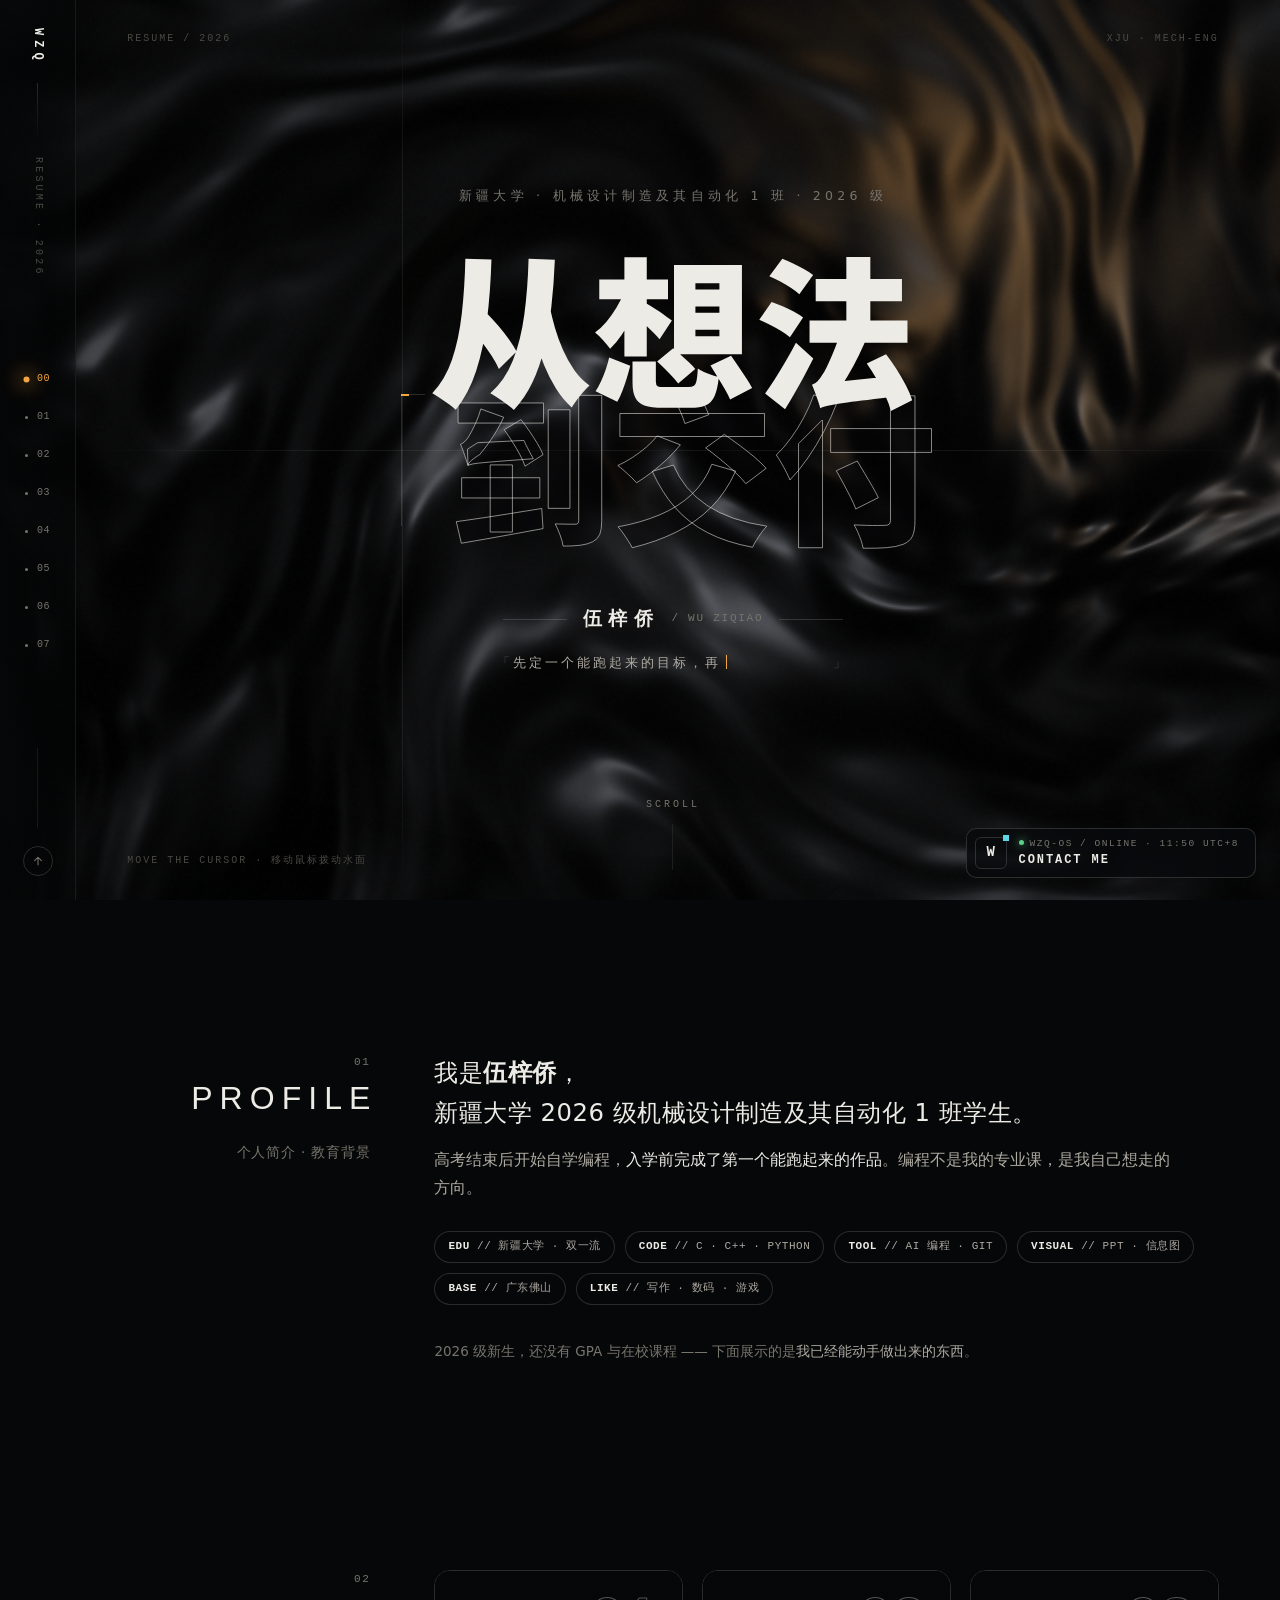
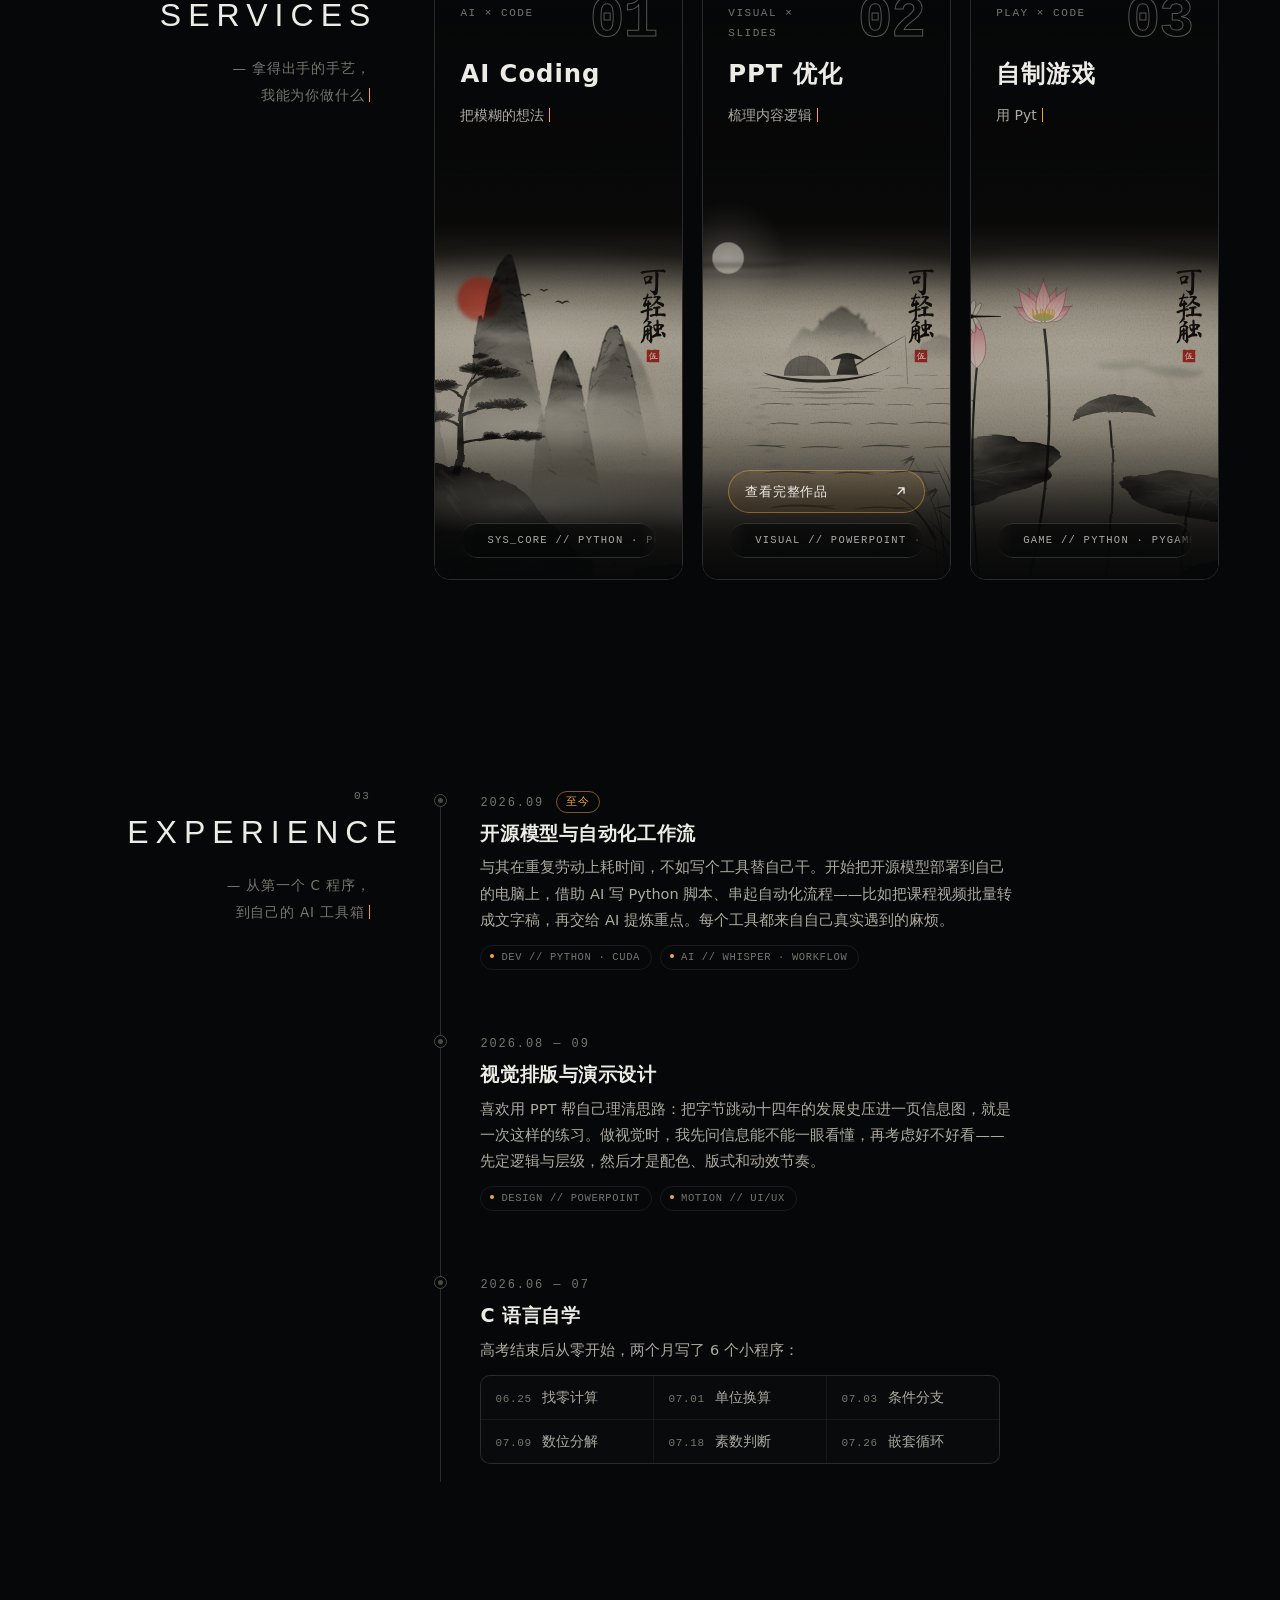
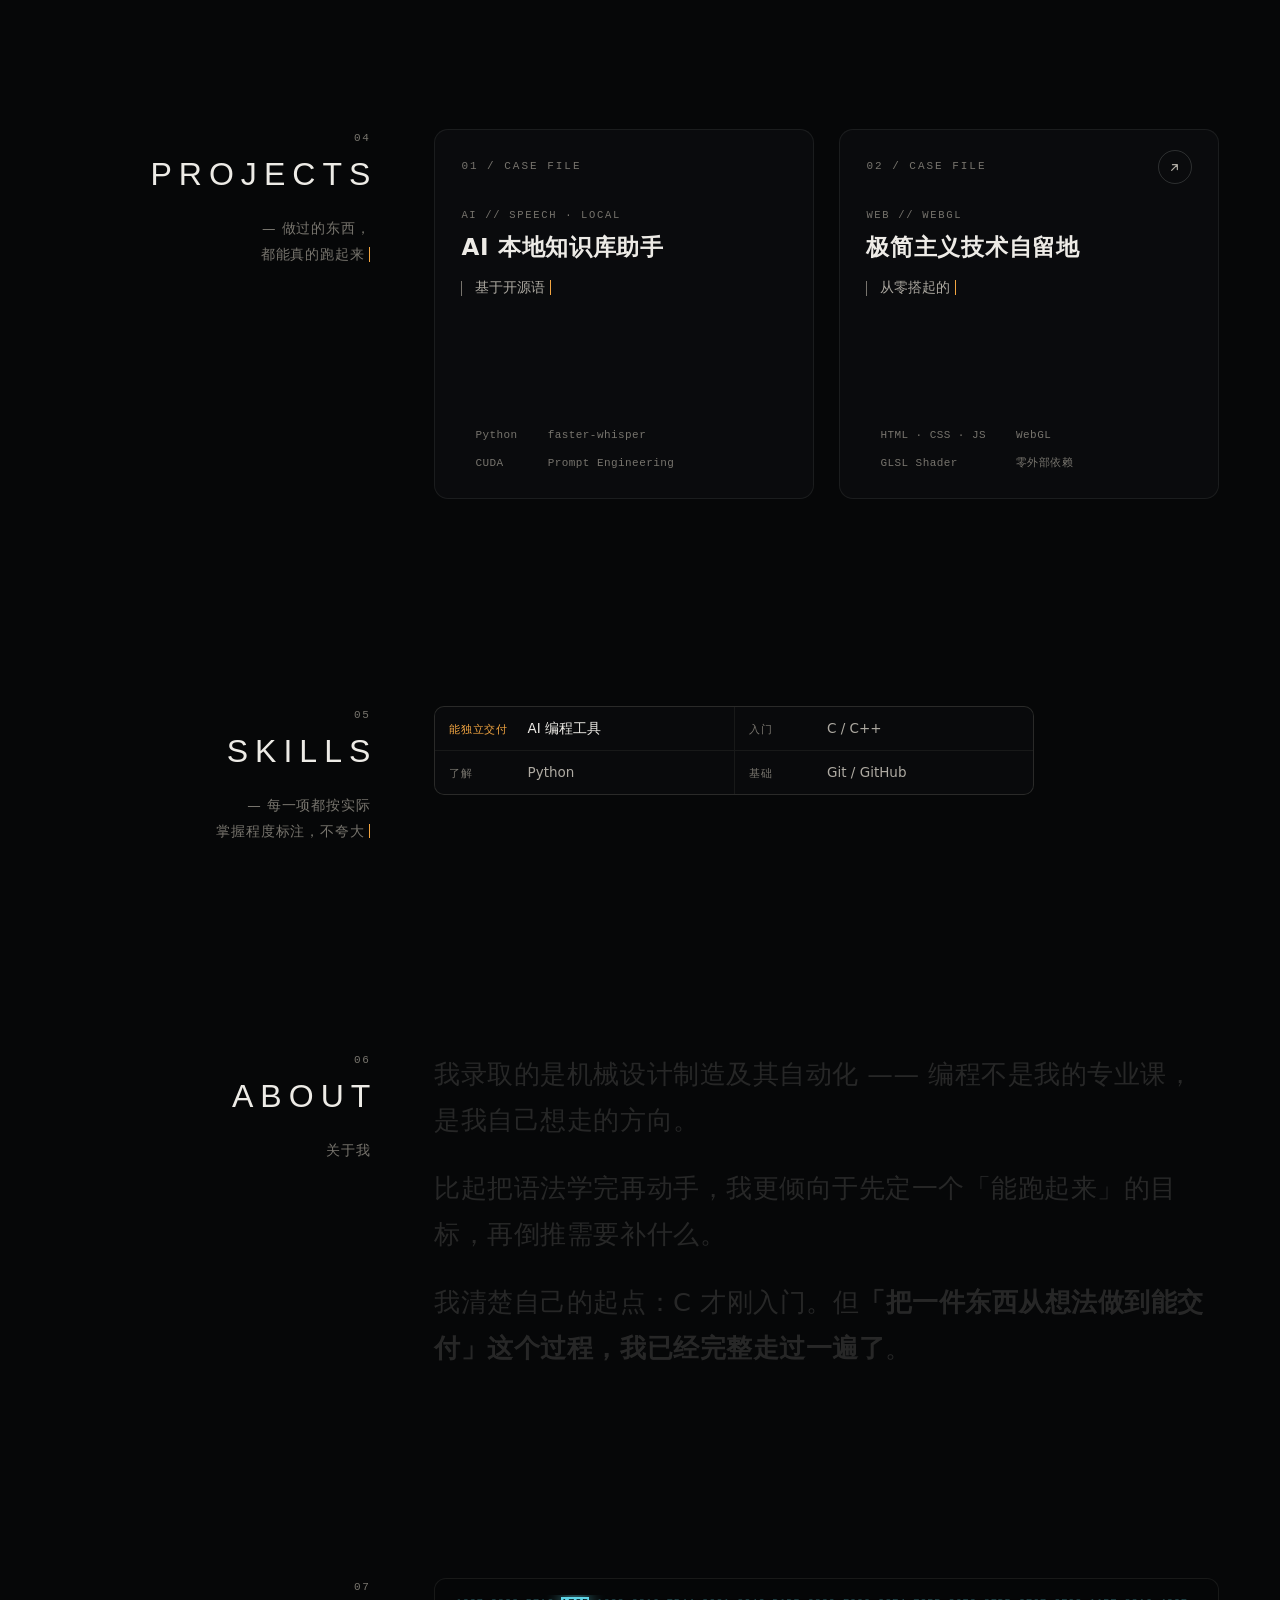
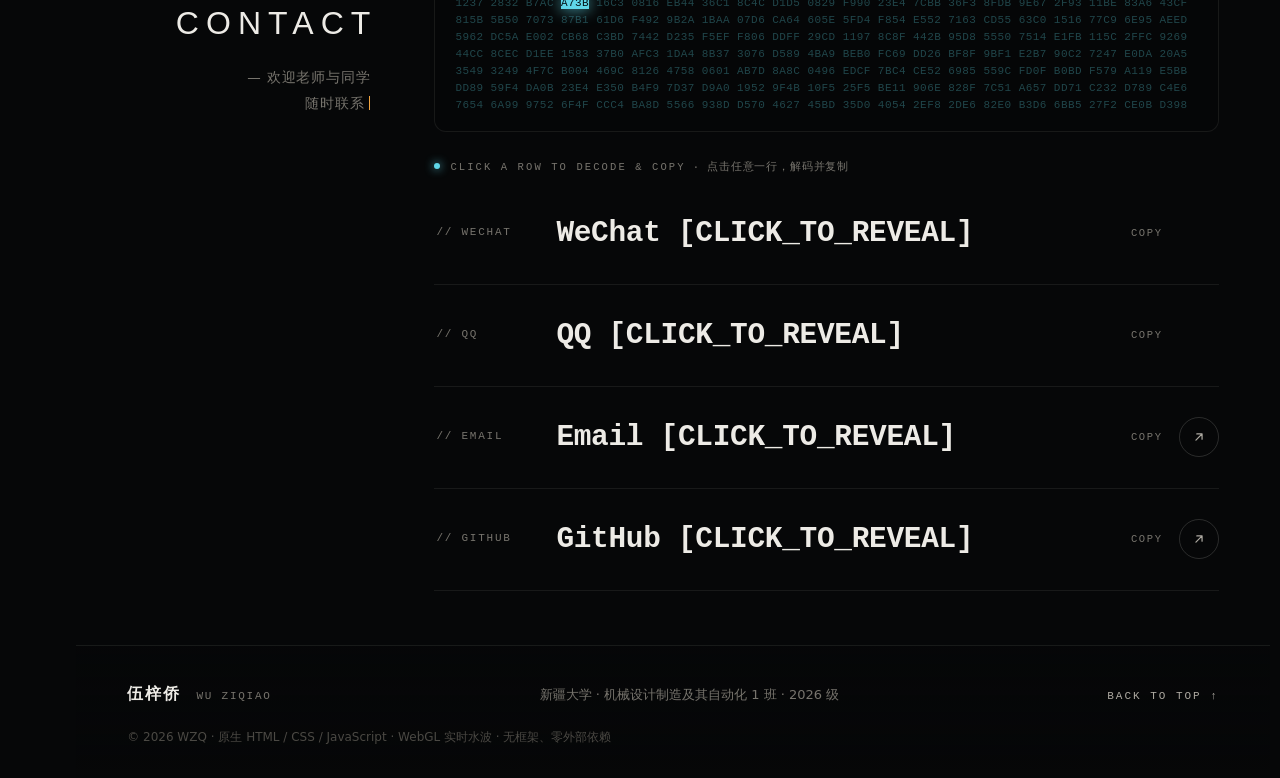
<file: index.html>
<!DOCTYPE html>
<html lang="zh-CN">
<head>
<meta charset="UTF-8">
<meta name="viewport" content="width=device-width, initial-scale=1.0">
<title>伍梓侨 · 个人简历</title>
<meta name="description" content="伍梓侨 —— 新疆大学 2026 级机械设计制造及其自动化 1 班。高考后自学编程，从第一个 C 程序写到第一个上线的作品。">
<meta name="author" content="伍梓侨">
<meta name="theme-color" content="#060708">
<link rel="icon" href="data:image/svg+xml,%3Csvg xmlns='http://www.w3.org/2000/svg' viewBox='0 0 32 32'%3E%3Crect width='32' height='32' rx='7' fill='%23060708'/%3E%3Ctext x='16' y='21.5' font-family='Consolas,monospace' font-size='13' font-weight='700' fill='%23f2a541' text-anchor='middle'%3EWZQ%3C/text%3E%3C/svg%3E">
<link rel="stylesheet" href="style.css">
<script>
  /* 在样式生效前打上标记：只有 JS 能运行时，才启用「先隐藏、再入场」的动画。
     JS 被禁用或加载失败时，页面内容保持完整可读，不会白屏。 */
  document.documentElement.classList.add('js');
</script>
</head>
<body>

<a class="skip" href="#profile">跳到正文</a>

<!-- ══════════ 背景层 ══════════
     水波画布（water.js）→ 兜底渐变 → 巨型描边字 WZQ → 版式参考线
     全部 aria-hidden，纯装饰 -->
<canvas class="water" id="water" aria-hidden="true"></canvas>
<div class="bg-fallback" aria-hidden="true"></div>
<div class="veil" aria-hidden="true"></div>
<div class="ghost" id="ghost" aria-hidden="true">
  <svg class="gl gl-w" viewBox="3 123 929 769" focusable="false"><path pathLength="1" d="M150 880 15 135H197L244 475Q252 533 259.5 592Q267 651 274 711H278Q289 651 300 592Q311 533 322 475L398 135H549L626 475Q637 532 647.5 591.5Q658 651 669 711H674Q681 651 688 592Q695 533 702 475L751 135H920L791 880H566L499 556Q490 513 482.5 469Q475 425 470 383H466Q459 425 451.5 469Q444 513 436 556L371 880Z"/></svg>
  <svg class="gl gl-z" viewBox="27 123 568 769" focusable="false"><path pathLength="1" d="M39 880V772L360 284H70V135H580V243L259 730H583V880Z"/></svg>
  <svg class="gl gl-q" viewBox="40 110 749 992" focusable="false"><path pathLength="1" d="M393 894Q292 894 215 847.5Q138 801 95 713.5Q52 626 52 504Q52 382 95 296.5Q138 211 215 166.5Q292 122 393 122Q495 122 571.5 167Q648 212 691 297Q734 382 734 504Q734 626 691 713.5Q648 801 571.5 847.5Q495 894 393 894ZM393 748Q442 748 477.5 719.5Q513 691 532.5 636Q552 581 552 504Q552 432 532.5 380.5Q513 329 477.5 302Q442 275 393 275Q344 275 308.5 302Q273 329 254 380.5Q235 432 235 504Q235 581 254 636Q273 691 308.5 719.5Q344 748 393 748ZM641 1090Q558 1090 492 1062Q426 1034 379.5 985Q333 936 307 874L488 855Q502 889 529.5 910Q557 931 592 940Q627 949 661 949Q685 949 706.5 945Q728 941 745 935L777 1065Q755 1076 720 1083Q685 1090 641 1090Z"/></svg>
</div>
<div class="guides" aria-hidden="true"><i class="g-rail"></i><i class="g-col"></i></div>

<!-- ══════════ 左侧导航轨（桌面端） ══════════ -->
<aside class="rail" id="rail">
  <a class="rail-brand" href="#top" aria-label="回到首页">WZQ</a>
  <span class="rail-rule" aria-hidden="true"></span>
  <span class="rail-tag" aria-hidden="true">RESUME · 2026</span>

  <nav class="rail-nav" aria-label="页面导航">
    <a href="#top" data-nav="top"><i></i><b>00</b><em>首页</em></a>
    <a href="#profile" data-nav="profile"><i></i><b>01</b><em>简介</em></a>
    <a href="#services" data-nav="services"><i></i><b>02</b><em>服务</em></a>
    <a href="#experience" data-nav="experience"><i></i><b>03</b><em>经历</em></a>
    <a href="#projects" data-nav="projects"><i></i><b>04</b><em>项目</em></a>
    <a href="#skills" data-nav="skills"><i></i><b>05</b><em>技能</em></a>
    <a href="#about" data-nav="about"><i></i><b>06</b><em>关于</em></a>
    <a href="#contact" data-nav="contact"><i></i><b>07</b><em>联系</em></a>
  </nav>

  <div class="rail-progress" aria-hidden="true"><span id="railBar"></span></div>
  <a class="rail-up" href="#top" aria-label="回到顶部">
    <svg viewBox="0 0 16 16" aria-hidden="true"><path d="M8 13V3M3.5 7.5 8 3l4.5 4.5"/></svg>
  </a>
</aside>

<!-- ══════════ 顶栏（移动端） ══════════ -->
<header class="topbar">
  <a class="topbar-brand" href="#top"><b>WZQ</b><span>伍梓侨</span></a>
  <button class="topbar-menu" id="menuBtn" type="button" aria-expanded="false" aria-controls="menu" aria-label="打开导航菜单">
    <span class="topbar-sec" id="topbarSec">00 · 首页</span>
    <i aria-hidden="true"></i>
  </button>
  <span class="topbar-progress" aria-hidden="true"><span id="topBar"></span></span>
</header>
<div class="menu" id="menu" hidden>
  <nav aria-label="移动端导航">
    <a href="#top"><b>00</b>首页</a>
    <a href="#profile"><b>01</b>简介</a>
    <a href="#services"><b>02</b>服务</a>
    <a href="#experience"><b>03</b>经历</a>
    <a href="#projects"><b>04</b>项目</a>
    <a href="#skills"><b>05</b>技能</a>
    <a href="#about"><b>06</b>关于</a>
    <a href="#contact"><b>07</b>联系</a>
  </nav>
</div>

<main id="main">

<!-- ══════════ 00 首屏 ══════════ -->
<section class="hero" id="top" data-sec="00" data-label="首页">
  <div class="hero-hud" aria-hidden="true">
    <span class="hud-h"></span>
    <span class="hud-mark hud-tl">RESUME / 2026</span>
    <span class="hud-mark hud-tr">XJU · MECH-ENG</span>
    <span class="hud-mark hud-bl">MOVE THE CURSOR · 移动鼠标拨动水面</span>
  </div>

  <div class="hero-inner">
    <p class="hero-eyebrow" data-intro style="--d:100">新疆大学 · 机械设计制造及其自动化 1 班 · 2026 级</p>

    <h1 class="hero-title" id="heroTitle">
      <span class="sr-only">伍梓侨：从想法到交付</span>
      <span class="t-solid" aria-hidden="true"><svg class="ts" viewBox="0 0 3000 1000" focusable="false"><path pathLength="1" style="--g:0" d="M250 465 350 371Q386 407 421.5 449Q457 491 486.5 532.5Q516 574 534 608L425 715Q409 680 381 636Q353 592 318.5 547Q284 502 250 465ZM739 332Q751 394 771 463Q791 532 820.5 599Q850 666 890.5 722.5Q931 779 984 817Q968 831 946.5 855.5Q925 880 905.5 906Q886 932 874 953Q819 904 777 836.5Q735 769 704 692.5Q673 616 652.5 538.5Q632 461 618 392ZM218 35 379 40Q373 239 351.5 413.5Q330 588 284.5 728.5Q239 869 159 967Q146 954 119 934.5Q92 915 63 895.5Q34 876 14 865Q93 784 135.5 659Q178 534 196 375Q214 216 218 35ZM608 35 770 41Q764 194 748.5 331.5Q733 469 704.5 587Q676 705 630.5 801Q585 897 517 968Q505 955 478 935.5Q451 916 421.5 896Q392 876 372 865Q462 787 511 663.5Q560 540 581.5 380.5Q603 221 608 35Z"/><path pathLength="1" style="--g:1" d="M1249 670H1393V793Q1393 816 1404 821.5Q1415 827 1455 827Q1464 827 1482 827Q1500 827 1521.5 827Q1543 827 1562.5 827Q1582 827 1594 827Q1617 827 1628 819.5Q1639 812 1644 787.5Q1649 763 1652 713Q1667 724 1690 734Q1713 744 1738 752Q1763 760 1782 764Q1774 840 1755.5 881.5Q1737 923 1701.5 939Q1666 955 1605 955Q1595 955 1578.5 955Q1562 955 1541.5 955Q1521 955 1501 955Q1481 955 1464.5 955Q1448 955 1439 955Q1363 955 1322 940Q1281 925 1265 890Q1249 855 1249 795ZM1401 669 1500 588Q1522 606 1547.5 629Q1573 652 1597 674.5Q1621 697 1636 715L1531 805Q1518 787 1495.5 763Q1473 739 1448 714Q1423 689 1401 669ZM1730 694 1857 634Q1878 664 1902.5 700.5Q1927 737 1950 771.5Q1973 806 1987 833L1851 903Q1839 876 1818 839.5Q1797 803 1773.5 765Q1750 727 1730 694ZM1105 645 1235 695Q1226 732 1213.5 772.5Q1201 813 1186.5 850.5Q1172 888 1155 918L1021 853Q1039 825 1055 790.5Q1071 756 1084 718.5Q1097 681 1105 645ZM1044 164H1468V286H1044ZM1199 26H1337V638H1199ZM1195 246 1293 277Q1274 337 1245.5 395.5Q1217 454 1183 504.5Q1149 555 1111 591Q1095 568 1067.5 537.5Q1040 507 1018 490Q1055 463 1088.5 423.5Q1122 384 1149.5 338Q1177 292 1195 246ZM1330 308Q1343 315 1366 329.5Q1389 344 1414.5 361.5Q1440 379 1461 394Q1482 409 1492 416L1416 532Q1401 515 1380.5 494Q1360 473 1337.5 451.5Q1315 430 1293.5 411Q1272 392 1256 379ZM1637 330V369H1785V330ZM1637 473V513H1785V473ZM1637 187V225H1785V187ZM1505 74H1924V625H1505Z"/><path pathLength="1" style="--g:2" d="M2093 143 2173 36Q2204 48 2239.5 65Q2275 82 2308.5 100.5Q2342 119 2363 136L2278 255Q2259 237 2227.5 216.5Q2196 196 2160.5 176.5Q2125 157 2093 143ZM2031 411 2107 302Q2138 313 2175 329Q2212 345 2245.5 363Q2279 381 2301 398L2220 519Q2201 502 2168.5 482Q2136 462 2099.5 443.5Q2063 425 2031 411ZM2067 866Q2094 829 2126.5 778.5Q2159 728 2193 670Q2227 612 2257 554L2364 651Q2338 703 2309 756.5Q2280 810 2250.5 862Q2221 914 2190 964ZM2568 25H2716V507H2568ZM2341 417H2945V554H2341ZM2379 161H2911V298H2379ZM2694 682 2813 624Q2846 667 2878 717.5Q2910 768 2936 817.5Q2962 867 2974 909L2843 975Q2833 935 2810 884Q2787 833 2756.5 780.5Q2726 728 2694 682ZM2407 957 2401 842 2471 798 2824 762Q2823 791 2825 828.5Q2827 866 2830 889Q2732 901 2663.5 910Q2595 919 2550 925.5Q2505 932 2478 937Q2451 942 2434.5 947Q2418 952 2407 957ZM2407 957Q2403 942 2394.5 916Q2386 890 2375.5 861.5Q2365 833 2356 813Q2376 807 2390.5 791.5Q2405 776 2422 748Q2431 735 2446.5 704Q2462 673 2480 631Q2498 589 2515.5 540Q2533 491 2546 442L2706 490Q2680 560 2645.5 630.5Q2611 701 2573.5 764Q2536 827 2499 877V880Q2499 880 2485 888Q2471 896 2453 908.5Q2435 921 2421 934Q2407 947 2407 957Z"/></svg></span>
      <span class="t-outline" aria-hidden="true"><svg class="to" viewBox="0 0 3000 1000" focusable="false"><path pathLength="1" style="--g:0" d="M78 541H560V666H78ZM254 462H391V876H254ZM45 812Q112 803 199 790Q286 777 382 761.5Q478 746 572 731L580 855Q492 871 402.5 887.5Q313 904 229.5 918.5Q146 933 76 945ZM56 80H583V204H56ZM341 245 444 183Q470 216 496.5 254.5Q523 293 545.5 330.5Q568 368 580 399L469 470Q459 439 438 400Q417 361 391.5 320.5Q366 280 341 245ZM612 122H746V730H612ZM800 33H942V806Q942 859 930.5 889Q919 919 887 936Q855 952 810 957.5Q765 963 704 963Q700 934 685 894Q670 854 655 826Q693 827 728 827.5Q763 828 776 828Q790 828 795 823Q800 818 800 805ZM117 465Q113 451 105 427.5Q97 404 88 378.5Q79 353 71 335Q83 331 95 320Q107 309 118 293Q125 282 139.5 255.5Q154 229 169.5 192.5Q185 156 196 117L337 168Q320 207 295.5 248.5Q271 290 244 328Q217 366 192 395V397Q192 397 180.5 404Q169 411 154.5 421.5Q140 432 128.5 444Q117 456 117 465ZM117 465 114 365 177 325 462 311Q474 339 491 370.5Q508 402 520 424Q425 431 359 436Q293 441 251 444.5Q209 448 183 451Q157 454 142.5 457Q128 460 117 465Z"/><path pathLength="1" style="--g:1" d="M1621 458 1768 500Q1709 632 1616 724.5Q1523 817 1400.5 877Q1278 937 1130 973Q1122 956 1106.5 932Q1091 908 1074 883.5Q1057 859 1043 844Q1186 818 1300.5 769.5Q1415 721 1496.5 644.5Q1578 568 1621 458ZM1284 283 1427 338Q1392 382 1346 425.5Q1300 469 1251 507Q1202 545 1157 572Q1144 557 1123 537Q1102 517 1080 497.5Q1058 478 1041 466Q1087 445 1132.5 415.5Q1178 386 1217.5 352Q1257 318 1284 283ZM1384 463Q1449 617 1591.5 712Q1734 807 1960 840Q1945 855 1928 878.5Q1911 902 1896 926.5Q1881 951 1872 970Q1711 940 1594 879.5Q1477 819 1394.5 725Q1312 631 1254 502ZM1054 145H1946V287H1054ZM1583 357 1698 274Q1740 303 1789.5 339.5Q1839 376 1883.5 413.5Q1928 451 1956 483L1831 578Q1807 547 1765 507.5Q1723 468 1675 428.5Q1627 389 1583 357ZM1391 59 1530 11Q1550 44 1571 84Q1592 124 1602 153L1455 207Q1447 178 1428.5 136Q1410 94 1391 59Z"/><path pathLength="1" style="--g:2" d="M2354 238H2976V385H2354ZM2723 36H2874V806Q2874 871 2858 903Q2842 935 2801 952Q2761 968 2699.5 972.5Q2638 977 2554 976Q2551 955 2542 929Q2533 903 2521.5 877Q2510 851 2499 832Q2536 834 2575 835Q2614 836 2645 835.5Q2676 835 2688 835Q2707 835 2715 828Q2723 821 2723 805ZM2389 498 2518 438Q2539 473 2563.5 514Q2588 555 2611 594.5Q2634 634 2648 664L2509 734Q2498 703 2477.5 662.5Q2457 622 2433.5 578.5Q2410 535 2389 498ZM2156 331 2302 185 2304 187V973H2156ZM2250 30 2394 76Q2361 163 2314.5 251.5Q2268 340 2214 418.5Q2160 497 2103 555Q2096 537 2081 507.5Q2066 478 2049 448.5Q2032 419 2019 401Q2065 357 2108.5 297.5Q2152 238 2188.5 169.5Q2225 101 2250 30Z"/></svg></span>
      <span class="t-bracket" aria-hidden="true"></span>
    </h1>

    <p class="hero-name" data-intro style="--d:1100">
      <span class="hn-line" aria-hidden="true"></span>
      <b>伍梓侨</b><span class="hn-en">/ WU ZIQIAO</span>
      <span class="hn-line" aria-hidden="true"></span>
    </p>
    <p class="hero-quote" data-intro style="--d:1350">
      <span class="q-mark" aria-hidden="true">「</span><span class="q-text" id="heroQuote">先定一个能跑起来的目标，再倒推需要补什么</span><span class="q-mark" aria-hidden="true">」</span>
    </p>
  </div>

  <a class="scroll-cue" href="#profile" data-intro style="--d:1700" data-cursor="SCROLL">
    <span>SCROLL</span><i aria-hidden="true"></i>
  </a>
</section>

<!-- ══════════ 01 简介 ══════════ -->
<section class="sec" id="profile" data-sec="01" data-label="简介">
  <header class="sec-head">
    <span class="sec-no">01</span>
    <h2 class="sec-title" data-scramble>PROFILE</h2>
    <p class="sec-sub">个人简介 · 教育背景</p>
  </header>

  <div class="sec-body profile">
    <p class="lead" data-reveal>我是<strong>伍梓侨</strong>，<br class="br-wide">新疆大学 2026 级机械设计制造及其自动化 1 班学生。</p>
    <p class="body" data-reveal>高考结束后开始自学编程，<strong>入学前完成了第一个能跑起来的作品</strong>。编程不是我的专业课，是我自己想走的方向。</p>

    <ul class="tags" data-reveal aria-label="个人标签">
      <li><b>EDU</b> // 新疆大学 · 双一流</li>
      <li><b>CODE</b> // C · C++ · PYTHON</li>
      <li><b>TOOL</b> // AI 编程 · GIT</li>
      <li><b>VISUAL</b> // PPT · 信息图</li>
      <li><b>BASE</b> // 广东佛山</li>
      <li><b>LIKE</b> // 写作 · 数码 · 游戏</li>
    </ul>

    <p class="note" data-reveal>2026 级新生，还没有 GPA 与在校课程 —— 下面展示的是<strong>我已经能动手做出来的东西</strong>。</p>
  </div>
</section>

<!-- ══════════ 02 服务 ══════════
     三张服务卡：AI Coding / PPT 优化 / 自制游戏。
     核心交互：鼠标悬停卡片时，作品预览从卡片中浮出，
     跟随鼠标移动并做 3D 倾斜（script.js 第 6 节）。
     触屏设备没有悬停，改为轻触卡片切换预览。
     卡片背景是三幅水墨动画（远山云海 / 寒江孤舟 / 荷塘蜻蜓），留白处题「可轻触」。 -->
<section class="sec" id="services" data-sec="02" data-label="服务">
  <header class="sec-head">
    <span class="sec-no">02</span>
    <h2 class="sec-title" data-scramble>SERVICES</h2>
    <p class="sec-sub">— 拿得出手的手艺，<br>我能为你做什么<span class="caret" aria-hidden="true"></span></p>
  </header>

  <div class="sec-body">
    <!-- 题字与印章的字形：取自马善政毛笔体（Ma Shan Zheng，SIL Open Font License 1.1），
         只导出用到的四个字的轮廓，访客设备不需要安装字体 -->
    <svg class="ink-defs" aria-hidden="true" focusable="false"><defs><path id="g-ke" d="M325 298Q333 295 387 298Q437 300 458 309Q479 318 484 341Q488 354 484 364Q481 375 468 397Q455 415 455 418Q455 420 443 436Q431 452 431 456Q431 461 424 464Q418 466 418 472Q418 478 412 480Q397 486 415 491Q417 491 420 491Q455 499 456 510Q458 529 445 550L435 564H389Q344 564 332 569Q321 574 296 576Q280 579 276 580Q271 582 269 590Q267 606 252 606Q243 606 234 588Q224 569 220 545Q212 498 200 464Q184 420 174 379Q172 368 192 352Q211 337 243 323Q282 306 325 298ZM388 355Q387 354 360 351Q312 347 249 376Q228 387 227 392Q230 396 232 408Q243 459 253 485Q257 496 263 497Q269 498 287 490Q309 482 319 475Q329 468 343 450Q362 427 367 415Q369 408 372 402Q377 394 383 375Q389 356 388 355ZM822 82Q831 76 846 76Q861 77 871 86Q882 95 901 102Q931 114 939 143Q941 154 926 168Q912 182 897 187Q887 190 881 190Q875 189 860 181Q824 163 717 161Q655 160 654 165Q654 166 654 168Q655 175 667 186Q679 196 679 204Q679 211 686 216Q692 220 692 228Q693 236 688 238Q685 240 688 255Q693 270 690 308Q688 345 684 351Q677 358 676 498Q676 637 674 685L669 780Q665 887 650 907Q642 916 642 920Q642 925 631 938Q620 950 616 950Q611 950 602 961Q594 968 576 972Q558 977 545 975Q536 974 527 968Q518 962 519 959Q521 956 514 940Q506 924 506 916Q506 909 493 901Q452 875 413 823Q380 780 382 778Q385 775 406 790Q450 822 495 822Q521 822 532 817Q544 812 555 795Q563 781 565 770Q567 759 570 723Q573 670 574 656Q577 629 579 474Q581 318 579 274Q575 210 575 187L574 164H528Q482 165 458 172Q418 181 325 186Q265 188 254 196Q249 200 245 199Q239 198 184 215Q164 220 153 229Q142 237 128 233Q115 229 88 209Q62 189 62 180Q61 172 86 161Q122 145 167 136Q212 128 312 119Q528 99 723 93Q782 91 800 90Q817 88 822 82Z"/><path id="g-qing" d="M547 548Q595 537 632 531Q668 525 675 521Q682 517 686 521Q690 525 709 525Q738 525 754 544Q769 564 756 582Q748 592 738 596Q728 599 706 599Q690 600 687 602Q684 603 682 613Q679 637 674 749L673 771L744 772Q814 773 837 768Q860 762 864 765Q868 768 888 771Q909 773 920 780Q930 786 933 798Q937 812 934 837Q930 862 924 865Q904 879 866 865Q840 856 747 851L655 846L643 859Q625 875 594 859Q570 846 530 856L500 864Q485 869 469 879Q440 898 417 884Q384 864 386 840Q386 831 390 827Q394 823 407 816Q421 808 472 797Q523 786 543 786Q563 786 570 781Q577 776 575 762Q571 747 576 700Q585 603 569 603Q562 603 544 612Q528 620 522 618Q515 617 504 602Q493 588 498 582Q502 575 500 567Q498 562 506 559Q514 556 547 548ZM304 81Q308 76 318 78Q329 80 334 88Q339 98 344 102Q348 107 348 114Q348 119 338 144Q329 168 326 171Q323 173 323 185Q323 193 326 195Q328 197 338 197Q354 197 388 191Q423 184 439 184Q455 185 463 194Q476 209 480 223Q483 237 474 240Q466 241 408 243Q354 243 332 248Q310 252 301 265Q297 274 281 320Q265 367 265 375Q265 379 258 391Q252 403 252 411Q252 422 288 407Q297 403 299 398Q301 393 304 373Q306 348 314 328Q321 309 329 309Q347 309 362 329Q377 349 377 371Q377 384 379 386Q381 388 391 388Q416 388 432 423Q439 437 439 445Q439 453 431 461Q417 479 390 479Q377 479 372 488Q368 496 366 515Q364 534 366 544L370 554L386 541Q404 527 406 525Q408 523 441 493Q469 469 504 434Q540 399 552 384Q590 334 604 311Q616 289 630 259Q643 229 643 225Q640 221 624 222Q608 222 585 228Q562 233 552 238Q536 246 524 238Q513 230 512 211Q512 200 516 196Q519 193 535 187Q557 178 588 172Q620 166 633 169Q644 171 670 168Q688 164 696 165Q703 166 716 172Q753 189 762 197Q771 205 771 219Q771 236 760 251Q748 266 731 269Q722 272 705 290Q688 309 678 328Q672 339 668 342Q664 345 663 352Q662 357 666 360Q671 362 687 366Q711 371 744 382Q777 392 794 396Q811 401 841 416Q870 431 877 444Q884 458 879 491Q875 521 870 529Q860 549 826 542Q791 536 762 509Q707 460 654 444Q645 441 636 430Q626 420 626 412Q626 405 622 405Q619 405 587 435Q536 483 480 514L454 528Q402 557 379 562Q372 564 369 568Q366 571 364 581Q361 597 364 600Q367 604 392 600Q416 595 442 595Q467 595 473 601Q493 617 493 640Q493 666 442 666Q420 666 394 670Q367 675 363 679Q358 683 360 760Q361 838 352 894Q344 950 337 964Q333 974 330 975Q328 976 321 972Q312 966 298 937L283 909L284 804V698L277 701Q188 722 150 752Q138 761 131 764Q124 766 112 765Q74 761 66 733Q63 720 66 712Q69 704 83 696Q97 687 138 672Q178 656 203 649Q230 641 259 631L288 621L290 601Q293 580 293 544Q293 508 291 507Q287 505 261 518Q235 530 224 541Q209 554 198 552Q171 547 167 521Q165 508 162 508Q158 508 158 494Q159 481 156 465Q153 455 155 450Q157 446 165 439Q174 430 188 404Q203 379 203 371Q203 367 208 356Q213 347 224 312Q236 277 236 272Q236 263 214 276Q211 278 207 281Q184 300 164 277Q138 249 175 230Q183 226 221 218L258 211L265 182Q272 157 286 122Q299 88 304 81Z"/><path id="g-chu" d="M787 581Q791 574 809 574Q827 575 843 583Q860 590 892 612Q924 633 926 638Q929 648 929 682Q929 715 926 728Q922 743 914 758Q906 773 901 773Q898 773 883 768Q843 751 834 697Q832 682 826 680Q819 677 819 668Q819 660 800 623Q781 586 787 581ZM625 160Q632 152 644 156Q657 160 673 173L687 187L689 243Q691 297 695 303Q700 309 730 310Q759 310 771 305Q782 301 794 306Q805 310 830 314Q854 318 863 324Q871 329 878 348Q885 366 883 375Q879 389 874 396Q868 402 857 405Q841 408 827 431Q810 455 807 464Q804 472 806 485Q808 499 802 502Q797 506 753 506H710L707 560Q705 614 700 626L695 637H714Q738 638 755 643Q772 648 773 656Q775 664 780 670Q786 676 788 692Q791 707 782 717Q776 725 767 726Q758 728 723 728Q663 728 622 738Q580 747 538 769Q511 782 491 782Q474 782 469 788Q464 793 471 804Q477 816 478 852Q478 889 472 905Q465 921 462 924Q458 927 452 941Q446 955 446 962Q446 973 443 975Q437 977 422 966Q406 956 394 940Q378 921 368 914Q358 906 352 892Q347 877 339 875Q328 871 316 865Q305 859 305 854Q305 850 296 842Q291 836 282 822Q274 807 275 803Q275 800 277 748L281 694L267 703Q254 712 244 716Q230 723 225 771Q221 797 207 825Q193 853 193 858Q193 864 182 882Q172 900 170 907Q166 913 152 926Q137 939 132 939Q126 939 117 950Q112 958 98 966Q84 973 75 973Q66 973 79 943Q79 941 79 939Q87 922 106 888Q134 837 147 798Q160 758 164 705Q169 664 173 643Q177 622 177 527Q177 405 185 405Q190 405 208 390Q225 376 247 369Q281 359 290 351Q299 343 317 309Q348 247 331 247Q317 247 305 236Q293 224 299 215Q301 211 330 204Q359 197 384 201Q417 208 432 218Q446 227 454 247Q459 259 456 264Q452 269 436 276Q424 282 398 305Q373 328 367 339Q364 346 369 348Q374 351 404 359Q439 367 445 373Q451 379 459 381Q470 385 468 403Q467 407 473 413Q481 420 480 432Q478 445 468 452Q458 461 454 486Q450 519 454 610Q459 701 465 711Q467 713 492 698Q518 682 548 660Q577 639 591 627L609 610L610 567Q610 525 605 525Q600 525 602 549Q604 570 602 572Q599 575 583 570Q572 566 552 540Q532 515 530 502Q529 491 526 484Q523 477 514 438Q504 399 509 391Q514 383 509 380Q505 379 505 370Q505 361 511 352Q526 330 583 319L619 312L618 240Q617 190 618 178Q619 166 625 160ZM752 368Q753 361 750 360Q747 359 729 359Q707 359 704 364Q702 368 696 405Q693 433 694 437Q696 442 706 442Q715 442 725 439Q732 435 738 421Q743 407 752 368ZM618 378Q618 370 616 368Q614 365 608 365Q595 364 578 370Q561 377 552 386Q542 397 542 400Q542 402 554 418Q566 433 566 437Q566 442 574 456Q581 471 583 471Q586 471 601 464L617 459V424Q617 390 618 378ZM377 417 375 405H348Q324 405 292 412Q259 418 245 426Q233 433 225 441Q219 448 219 453Q219 458 224 476Q230 502 233 518Q234 523 235 526Q236 529 236 531Q237 533 238 533Q241 532 263 519L284 508V482Q284 460 289 445Q294 430 301 430Q323 430 334 448Q342 461 342 467Q340 491 352 496Q362 499 365 504Q368 508 374 508Q380 508 380 470Q380 431 377 417ZM384 580Q384 558 381 556Q378 554 360 558Q350 562 348 566Q347 569 347 581Q347 593 348 596Q350 600 356 600Q366 600 375 602Q381 603 382 600Q384 598 384 580ZM284 604Q285 585 282 582Q278 580 258 590Q244 597 242 600Q239 604 239 620Q239 641 242 641Q246 641 264 631Q276 625 280 621Q283 617 284 604ZM390 679Q388 668 386 664Q385 661 378 661Q366 661 360 670Q353 678 350 697Q339 776 339 823Q339 844 340 848Q341 853 348 855Q370 861 385 837Q392 826 393 814Q394 803 394 759Q393 697 390 679ZM277 82Q282 76 290 78Q297 79 315 91Q332 101 344 114Q355 127 355 136Q355 144 349 156Q343 168 337 173Q324 183 304 196Q284 210 280 210Q274 210 240 243Q205 276 202 276Q198 276 185 286Q172 297 165 295Q144 286 213 193Q237 162 255 124Q273 87 277 82Z"/><g id="g-seal"><path d="M6,5.3L15.8,4.8 25.6,5.8 35.3,6.4 45.1,7 54.9,6.1 64.7,5.5 74.4,5.3 84.2,6.7 95.5,6 94.2,15.8 92.9,25.6 93.1,35.3 95.4,45.1 94.2,54.9 92.4,64.7 93.9,74.4 93,84.2 94,93.4 84.2,93.6 74.4,93.4 64.7,94.5 54.9,93.9 45.1,93.5 35.3,94.4 25.6,94.7 15.8,92.5 5.8,94 5.1,84.2 5.8,74.4 4.8,64.7 6,54.9 6,45.1 5.7,35.3 5.1,25.6 5.6,15.8Z" fill="#b3302a"/><path d="M684 235Q714 232 725 234Q736 235 746 244Q759 256 759 272Q759 288 746 300Q732 313 720 316Q709 318 684 313Q657 309 635 309Q619 309 595 313Q571 317 568 319Q566 321 575 338Q585 358 582 378Q580 399 565 443Q560 458 566 461Q572 464 598 458Q624 453 654 456Q684 458 703 467Q713 471 719 478Q725 486 734 501Q745 519 748 534Q750 550 745 553Q740 556 728 582Q717 607 714 620Q711 634 706 640Q701 646 699 664Q695 692 698 696Q701 699 733 701Q771 705 823 700Q877 695 892 696Q906 698 924 711Q942 726 942 730Q942 734 948 740Q954 747 955 773L956 799L941 803Q925 805 913 808Q901 810 882 802Q863 794 824 786Q784 777 680 777Q573 777 499 784Q425 791 332 809Q312 814 299 814Q289 814 287 816Q285 819 283 833Q281 854 285 863Q293 877 280 898Q267 918 251 918Q241 918 228 908Q216 897 210 864Q203 832 203 818Q203 804 211 779Q227 723 233 668Q236 623 238 620Q240 616 247 540Q255 440 271 426Q277 420 285 426Q293 431 297 444Q301 457 307 463Q313 467 312 480Q312 492 307 501Q299 512 294 584Q289 655 285 686Q278 748 286 756Q288 758 320 750Q347 745 360 734Q374 723 401 688Q428 653 440 610Q441 602 452 575Q454 567 456 560Q458 554 460 551Q461 548 459 548Q457 548 445 556Q433 564 413 564Q393 565 379 558Q368 552 368 546Q369 540 383 526Q395 513 409 506Q423 498 452 488L485 477L493 425Q502 371 506 358Q511 345 508 343Q505 341 494 347Q466 363 430 333Q417 322 414 316Q410 311 410 304Q411 290 420 289Q428 288 436 284Q444 281 490 272Q537 264 544 260Q552 256 571 252Q656 238 684 235ZM621 527Q622 507 616 505Q611 503 578 511Q553 516 544 523Q536 530 535 548Q535 558 521 597Q507 636 498 653Q487 673 487 676Q487 680 474 696Q462 713 465 716Q466 718 516 714Q566 709 570 707Q575 705 580 688Q585 670 590 658Q595 646 601 621L614 572Q620 549 621 527ZM318 138Q342 128 368 164Q411 222 380 250Q365 264 356 280Q348 295 337 308L314 335Q302 350 283 371Q264 392 264 395Q264 398 224 443Q183 488 167 508Q150 532 122 556Q95 579 74 591Q46 604 44 602Q38 597 93 524Q136 467 136 465Q136 463 164 422Q192 381 192 380Q192 378 204 360Q215 343 224 327Q233 311 240 299Q256 274 278 226Q301 177 301 168Q301 161 307 156Q313 151 313 146Q313 140 318 138Z" fill="#efe7d6" transform="matrix(0.0723 0 0 0.0723 13.89 12.90)"/><g fill="#efe7d6" fill-opacity=".45"><circle cx="74.5" cy="35.3" r="0.7"/><circle cx="65.9" cy="45.9" r="1.4"/><circle cx="28.8" cy="35.6" r="1.4"/><circle cx="50.6" cy="50.5" r="0.8"/><circle cx="11.2" cy="84.7" r="0.7"/><circle cx="77.6" cy="39.4" r="1.6"/><circle cx="42" cy="84.9" r="1.2"/><circle cx="29.2" cy="69.3" r="1.3"/><circle cx="64.7" cy="47.1" r="0.8"/></g></g></defs></svg>
    <div class="works">

      <!-- 服务 01：AI Coding · 悬停预览：用 AI 编程工具做出来的本站，v1 → v2 -->
      <article class="work" data-reveal tabindex="0" data-cursor="VIEW" aria-labelledby="s1t" aria-describedby="s1d">
        <div class="work-clip" aria-hidden="true">
          <div class="work-art">
            <!-- 水墨 · 远山云海：朱日、主峰、崖上孤松；云雾在山的前后两层飘动，一行飞鸟掠过 -->
            <div class="ink ink-shan">
              <img class="ink-l ink-d1" src="assets/ink/shan-far.svg" alt="" decoding="async">
              <i class="ink-mist ink-m1"></i>
              <img class="ink-l ink-d2" src="assets/ink/shan-mid.svg" alt="" decoding="async">
              <i class="ink-mist ink-m2"></i>
              <span class="ink-fly ink-birds"><svg viewBox="0 0 64 26">
                <path class="ink-wing" d="M2,9Q6,4 10,8.5Q14,4 18,9Q14,7 10,10.5Q6,7 2,9Z"/>
                <path class="ink-wing" d="M26,3Q29,-.5 32,2.8Q35,-.5 38,3Q35,1.6 32,4.4Q29,1.6 26,3Z"/>
                <path class="ink-wing" d="M44,17Q48.5,12 53,16.5Q57.5,12 62,17Q57.5,15 53,18.6Q48.5,15 44,17Z"/>
              </svg></span>
              <img class="ink-l ink-d3" src="assets/ink/shan-near.svg" alt="" decoding="async">
              <i class="ink-mist ink-m3"></i>
            </div>
            <!-- 留白处的行楷题字「可轻触」+ 朱文印：提示触屏用户可以轻触卡片 -->
            <div class="ink-poem">
              <svg class="ink-ch" viewBox="50 66 900 920"><use href="#g-ke"/></svg>
              <svg class="ink-ch" viewBox="50 66 900 920"><use href="#g-qing"/></svg>
              <svg class="ink-ch" viewBox="50 66 900 920"><use href="#g-chu"/></svg>
              <svg class="ink-seal" viewBox="0 0 100 100"><use href="#g-seal"/></svg>
            </div>
          </div>
          <div class="work-shade"></div>
        </div>

        <div class="work-content">
          <div class="work-top"><span class="work-kicker">AI × CODE</span><span class="work-no" aria-hidden="true">01</span></div>
          <h3 id="s1t">AI Coding</h3>
          <p class="work-desc" id="s1d" data-typewriter>把模糊的想法拆成清晰的需求与验收标准，用 AI 编程工具和 Python 脚本，做出能跑、能用的网页与自动化小工具。</p>
          <div class="work-foot">
            <div class="marquee" aria-hidden="true"><div class="marquee-track">
              <span>SYS_CORE // PYTHON · PROMPT ENG · LLM · HTML · WEBGL</span>
              <span>SYS_CORE // PYTHON · PROMPT ENG · LLM · HTML · WEBGL</span>
            </div></div>
          </div>
        </div>

        <div class="work-preview" aria-hidden="true">
          <div class="pv pv-site">
            <div class="pv-bar"><i></i><i></i><i></i><span class="pv-url">huasang457-boop.github.io</span></div>
            <!-- v1、v2 上下拼成一条长图，悬停时在同一竖直平面内循环滚动；
                 后两张是前两张的复制，滚到一半时画面与开头完全一致，实现无缝循环 -->
            <div class="pv-shots">
              <div class="pv-strip">
                <div class="pv-shot"><img src="assets/site-v1.webp" alt="" width="960" height="600" decoding="async"><span class="pv-tag">v1 · 静态版</span></div>
                <div class="pv-shot"><img src="assets/site-v2.webp" alt="" width="960" height="600" decoding="async"><span class="pv-tag is-v2">v2 · 动态版</span></div>
                <div class="pv-shot"><img src="assets/site-v1.webp" alt="" width="960" height="600" decoding="async"><span class="pv-tag">v1 · 静态版</span></div>
                <div class="pv-shot"><img src="assets/site-v2.webp" alt="" width="960" height="600" decoding="async"><span class="pv-tag is-v2">v2 · 动态版</span></div>
              </div>
            </div>
          </div>
        </div>
      </article>

      <!-- 服务 02：PPT 优化 · 悬停预览：一页式信息图《字节跳动发展史》；点击看大图、下载 PPTX -->
      <article class="work" data-reveal tabindex="0" data-cursor="OPEN" data-lightbox="lightboxPpt" aria-labelledby="s2t" aria-describedby="s2d">
        <div class="work-clip" aria-hidden="true">
          <div class="work-art">
            <!-- 水墨 · 寒江孤舟：月下远岸，渔舟随波起伏，水纹是平铺的笔触在缓缓流动 -->
            <div class="ink ink-shui">
              <img class="ink-l ink-d1" src="assets/ink/shui-far.svg" alt="" decoding="async">
              <i class="ink-mist ink-m1"></i>
              <div class="ink-water ink-d2">
                <i style="--y:65;--h:1;--n:16;--o:.28;--t:56s;--f:.2"></i>
                <i class="b" style="--y:66.9;--h:1.2;--n:14;--o:.34;--t:50s;--f:.7"></i>
                <i style="--y:69.2;--h:1.4;--n:12;--o:.4;--t:44s;--f:.4"></i>
                <i class="b" style="--y:72;--h:1.7;--n:10;--o:.46;--t:38s;--f:.9"></i>
                <i style="--y:75.3;--h:2;--n:8;--o:.52;--t:33s;--f:.1"></i>
                <i class="b" style="--y:79.3;--h:2.4;--n:8;--o:.56;--t:28s;--f:.6"></i>
                <i style="--y:84.2;--h:2.9;--n:6;--o:.6;--t:24s;--f:.3"></i>
              </div>
              <i class="ink-ring"></i><i class="ink-ring ink-ring2"></i>
              <img class="ink-boat" src="assets/ink/shui-boat.svg" alt="" decoding="async">
              <img class="ink-l ink-d3 ink-reeds" src="assets/ink/shui-reeds.svg" alt="" decoding="async">
            </div>
            <!-- 留白处的行楷题字「可轻触」+ 朱文印：提示触屏用户可以轻触卡片 -->
            <div class="ink-poem">
              <svg class="ink-ch" viewBox="50 66 900 920"><use href="#g-ke"/></svg>
              <svg class="ink-ch" viewBox="50 66 900 920"><use href="#g-qing"/></svg>
              <svg class="ink-ch" viewBox="50 66 900 920"><use href="#g-chu"/></svg>
              <svg class="ink-seal" viewBox="0 0 100 100"><use href="#g-seal"/></svg>
            </div>
          </div>
          <div class="work-shade"></div>
        </div>

        <div class="work-content">
          <div class="work-top"><span class="work-kicker">VISUAL × SLIDES</span><span class="work-no" aria-hidden="true">02</span></div>
          <h3 id="s2t">PPT 优化</h3>
          <p class="work-desc" id="s2d" data-typewriter>梳理内容逻辑，重建版式层级与视觉节奏：把堆满文字的幻灯片，变成一眼能看懂、愿意看下去的演示。</p>
          <div class="work-foot">
            <!-- 真实链接指向大图：JS 可用时拦截并打开弹窗，JS 失效时仍能直接看图 -->
            <a class="work-open" href="assets/ppt-bytedance-full.webp" data-lightbox-open="lightboxPpt" data-cursor="OPEN">
              <span>查看完整作品</span>
              <svg viewBox="0 0 16 16" aria-hidden="true"><path d="M4.5 11.5l7-7M5.5 4.5h6v6"/></svg>
            </a>
            <div class="marquee" aria-hidden="true"><div class="marquee-track">
              <span>VISUAL // POWERPOINT · 信息图 · 数据可视化 · 版式设计</span>
              <span>VISUAL // POWERPOINT · 信息图 · 数据可视化 · 版式设计</span>
            </div></div>
          </div>
        </div>

        <div class="work-preview" aria-hidden="true">
          <div class="pv pv-slide">
            <div class="pv-bar"><i></i><i></i><i></i><span>字节跳动发展史.pptx — 演示设计 01</span></div>
            <img src="assets/ppt-bytedance.webp" alt="" width="1024" height="576" loading="lazy" decoding="async">
          </div>
        </div>
      </article>

      <!-- 服务 03：自制游戏 · 悬停预览：游戏自带自动演示模式录下的 8 秒实机画面（浮现时才播放） -->
      <article class="work" data-reveal tabindex="0" data-cursor="PLAY" aria-labelledby="s3t" aria-describedby="s3d">
        <div class="work-clip" aria-hidden="true">
          <div class="work-art">
            <!-- 水墨 · 荷塘蜻蜓：蜻蜓点水荡开涟漪，再落到花苞尖上（小荷才露尖尖角，早有蜻蜓立上头） -->
            <div class="ink ink-he">
              <img class="ink-l ink-d1" src="assets/ink/he-far.svg" alt="" decoding="async">
              <i class="ink-mist ink-m1"></i>
              <i class="ink-dip"></i><i class="ink-dip ink-dip2"></i>
              <img class="ink-l ink-d2" src="assets/ink/he-mid.svg" alt="" decoding="async">
              <img class="ink-l ink-d2 ink-sway" src="assets/ink/he-flower.svg" alt="" decoding="async">
              <span class="ink-fly ink-dragonfly"><svg viewBox="0 0 48 32">
                <g class="ink-wings">
                  <ellipse cx="18" cy="8.6" rx="2.6" ry="8" transform="rotate(14 18 8.6)"/>
                  <ellipse cx="22.5" cy="9.6" rx="2.2" ry="7" transform="rotate(30 22.5 9.6)"/>
                  <ellipse cx="18" cy="23.4" rx="2.6" ry="8" transform="rotate(-14 18 23.4)"/>
                  <ellipse cx="22.5" cy="22.4" rx="2.2" ry="7" transform="rotate(-30 22.5 22.4)"/>
                </g>
                <circle cx="11" cy="16" r="2.3"/><ellipse cx="16" cy="16" rx="3.4" ry="2"/>
                <path d="M19,15.1L44,15.7 45,16 44,16.3 19,16.9Z"/>
              </svg></span>
              <img class="ink-l ink-d3" src="assets/ink/he-near.svg" alt="" decoding="async">
            </div>
            <!-- 留白处的行楷题字「可轻触」+ 朱文印：提示触屏用户可以轻触卡片 -->
            <div class="ink-poem">
              <svg class="ink-ch" viewBox="50 66 900 920"><use href="#g-ke"/></svg>
              <svg class="ink-ch" viewBox="50 66 900 920"><use href="#g-qing"/></svg>
              <svg class="ink-ch" viewBox="50 66 900 920"><use href="#g-chu"/></svg>
              <svg class="ink-seal" viewBox="0 0 100 100"><use href="#g-seal"/></svg>
            </div>
          </div>
          <div class="work-shade"></div>
        </div>

        <div class="work-content">
          <div class="work-top"><span class="work-kicker">PLAY × CODE</span><span class="work-no" aria-hidden="true">03</span></div>
          <h3 id="s3t">自制游戏</h3>
          <p class="work-desc" id="s3d" data-typewriter>用 Python 和 pygame 做的坦克大战：玩法和关卡布局由我来定，借助 AI 编程工具实现；美术与音效全部由代码生成，中央砖墙拼出我的缩写 WZQ。</p>
          <div class="work-foot">
            <div class="marquee" aria-hidden="true"><div class="marquee-track">
              <span>GAME // PYTHON · PYGAME · 程序化美术 · 合成音效 · WZQ</span>
              <span>GAME // PYTHON · PYGAME · 程序化美术 · 合成音效 · WZQ</span>
            </div></div>
          </div>
        </div>

        <div class="work-preview" aria-hidden="true">
          <div class="pv pv-game">
            <div class="pv-bar"><i></i><i></i><i></i><span>坦克大战 · WZQ — 自动演示</span></div>
            <video src="assets/game-tank.mp4" poster="assets/game-tank-poster.webp" width="640" height="436" muted loop playsinline preload="none"></video>
          </div>
        </div>
      </article>

    </div>
  </div>
</section>

<!-- ══════════ 03 经历 ══════════
     时间轴由近及远；亮线随滚动推进，经过的节点依次点亮（script.js 第 3 节）。
     条目结构参考 1114；C 语言自学收成一条，六个练习程序做成一个小栏目。 -->
<section class="sec" id="experience" data-sec="03" data-label="经历">
  <header class="sec-head">
    <span class="sec-no">03</span>
    <h2 class="sec-title" data-scramble>EXPERIENCE</h2>
    <p class="sec-sub">— 从第一个 C 程序，<br>到自己的 AI 工具箱<span class="caret" aria-hidden="true"></span></p>
  </header>

  <div class="sec-body">
    <div class="tl" id="timeline">
      <span class="tl-track" aria-hidden="true"><span class="tl-fill" id="tlFill"></span></span>
      <ol>
        <li class="tl-item is-now" data-reveal>
          <span class="tl-node" aria-hidden="true"></span>
          <time datetime="2026-09">2026.09</time><span class="badge">至今</span>
          <h3>开源模型与自动化工作流</h3>
          <p>与其在重复劳动上耗时间，不如写个工具替自己干。开始把开源模型部署到自己的电脑上，借助 AI 写 Python 脚本、串起自动化流程——比如把课程视频批量转成文字稿，再交给 AI 提炼重点。每个工具都来自自己真实遇到的麻烦。</p>
          <ul class="tl-tags"><li>DEV // PYTHON · CUDA</li><li>AI // WHISPER · WORKFLOW</li></ul>
        </li>
        <li class="tl-item" data-reveal>
          <span class="tl-node" aria-hidden="true"></span>
          <time datetime="2026-08">2026.08 — 09</time>
          <h3>视觉排版与演示设计</h3>
          <p>喜欢用 PPT 帮自己理清思路：把字节跳动十四年的发展史压进一页信息图，就是一次这样的练习。做视觉时，我先问信息能不能一眼看懂，再考虑好不好看——先定逻辑与层级，然后才是配色、版式和动效节奏。</p>
          <ul class="tl-tags"><li>DESIGN // POWERPOINT</li><li>MOTION // UI/UX</li></ul>
        </li>
        <li class="tl-item" data-reveal>
          <span class="tl-node" aria-hidden="true"></span>
          <time datetime="2026-06">2026.06 — 07</time>
          <h3>C 语言自学</h3>
          <p>高考结束后从零开始，两个月写了 6 个小程序：</p>
          <ol class="mini" aria-label="C 语言练习程序">
            <li><time datetime="2026-06-25">06.25</time>找零计算</li>
            <li><time datetime="2026-07-01">07.01</time>单位换算</li>
            <li><time datetime="2026-07-03">07.03</time>条件分支</li>
            <li><time datetime="2026-07-09">07.09</time>数位分解</li>
            <li><time datetime="2026-07-18">07.18</time>素数判断</li>
            <li><time datetime="2026-07-26">07.26</time>嵌套循环</li>
          </ol>
        </li>
      </ol>
    </div>
  </div>
</section>

<!-- ══════════ 04 项目 ══════════
     参考 1116 的 PROJECTS：两张文字型项目卡。
     卡片内有跟随鼠标的光斑（script.js 第 7 节），描述进入视口后逐字打出。 -->
<section class="sec" id="projects" data-sec="04" data-label="项目">
  <header class="sec-head">
    <span class="sec-no">04</span>
    <h2 class="sec-title" data-scramble>PROJECTS</h2>
    <p class="sec-sub">— 做过的东西，<br>都能真的跑起来<span class="caret" aria-hidden="true"></span></p>
  </header>

  <div class="sec-body">
    <div class="projects">

      <!-- 项目 01：本地运行的语音转写 + AI 分析工具（实测数据来自该项目的测试记录） -->
      <article class="proj" data-reveal>
        <div class="proj-top"><span class="proj-case">01 / CASE FILE</span></div>
        <p class="proj-kicker">AI // SPEECH · LOCAL</p>
        <h3>AI 本地知识库助手</h3>
        <p class="proj-desc" data-typewriter>基于开源语音模型搭的本地小工具：把课程视频、讲座录音批量转成带时间轴的文字稿，沉淀成能搜索、能交给 AI 提问的资料库。在 4GB 显存上实测，中文准确率约 96%，一小时音频约两分钟转完。</p>
        <ul class="proj-tags" aria-label="技术栈"><li>Python</li><li>faster-whisper</li><li>CUDA</li><li>Prompt Engineering</li></ul>
      </article>

      <!-- 项目 02：本站。右上角箭头回到首页，看作品本身 -->
      <article class="proj" data-reveal>
        <div class="proj-top">
          <span class="proj-case">02 / CASE FILE</span>
          <a class="proj-go" href="#top" aria-label="回到首页，看看这个作品集本身" data-cursor="LIVE">
            <svg viewBox="0 0 16 16" aria-hidden="true"><path d="M4.5 11.5l7-7M5.5 4.5h6v6"/></svg>
          </a>
        </div>
        <p class="proj-kicker">WEB // WEBGL</p>
        <h3>极简主义技术自留地</h3>
        <p class="proj-desc" data-typewriter>从零搭起的个人交互作品集，也就是你正在看的这一页。我定视觉方向与交互，借助 AI 编程工具实现：用实时水波、跟随鼠标的光斑和滚动叙事，把做过的东西变成可以上手玩的体验。</p>
        <ul class="proj-tags" aria-label="技术栈"><li>HTML · CSS · JS</li><li>WebGL</li><li>GLSL Shader</li><li>零外部依赖</li></ul>
      </article>

    </div>
  </div>
</section>

<!-- ══════════ 05 技能 ══════════
     和 C 语言自学栏目同一套小网格：左边是掌握程度，右边是技能名 -->
<section class="sec" id="skills" data-sec="05" data-label="技能">
  <header class="sec-head">
    <span class="sec-no">05</span>
    <h2 class="sec-title" data-scramble>SKILLS</h2>
    <p class="sec-sub">— 每一项都按实际<br>掌握程度标注，不夸大<span class="caret" aria-hidden="true"></span></p>
  </header>

  <div class="sec-body">
    <ul class="mini mini-skills" data-reveal aria-label="专业技能与掌握程度">
      <li class="is-strong" style="--i:0"><span class="lv">能独立交付</span>AI 编程工具</li>
      <li style="--i:1"><span class="lv">入门</span>C / C++</li>
      <li style="--i:2"><span class="lv">了解</span>Python</li>
      <li style="--i:3"><span class="lv">基础</span>Git / GitHub</li>
    </ul>
  </div>
</section>

<!-- ══════════ 06 关于 ══════════
     陈述段落随滚动逐字点亮（script.js 第 3 节） -->
<section class="sec" id="about" data-sec="06" data-label="关于">
  <header class="sec-head">
    <span class="sec-no">06</span>
    <h2 class="sec-title" data-scramble>ABOUT</h2>
    <p class="sec-sub">关于我</p>
  </header>

  <div class="sec-body">
    <blockquote class="statement" id="statement">
      <p>我录取的是机械设计制造及其自动化 —— 编程不是我的专业课，是我自己想走的方向。</p>
      <p>比起把语法学完再动手，我更倾向于先定一个「能跑起来」的目标，再倒推需要补什么。</p>
      <p>我清楚自己的起点：C 才刚入门。但<strong>「把一件东西从想法做到能交付」这个过程，我已经完整走过一遍了</strong>。</p>
    </blockquote>
  </div>
</section>

<!-- ══════════ 07 联系 ══════════
     JS 可用时，联系方式先被遮住，点击后「解码」显示并复制到剪贴板；
     JS 不可用时直接显示原文，右侧箭头链接始终可用。
     微信号例外：源码里只存 Base64，点击时才解出来，避免被爬虫直接从页面源码里抓走 -->
<section class="sec" id="contact" data-sec="07" data-label="联系">
  <header class="sec-head">
    <span class="sec-no">07</span>
    <h2 class="sec-title" data-scramble>CONTACT</h2>
    <p class="sec-sub">— 欢迎老师与同学<br>随时联系<span class="caret" aria-hidden="true"></span></p>
  </header>

  <div class="sec-body">
    <div class="hex" aria-hidden="true"><div class="hex-grid" id="hexGrid"></div></div>
    <p class="hex-hint"><i aria-hidden="true"></i>CLICK A ROW TO DECODE &amp; COPY<span> · 点击任意一行，解码并复制</span></p>

    <ul class="crows">
      <li>
        <button class="crow" type="button" data-copy-b64="eWlhbm5hbmFuMTMzOTIyNzYyNTE=" data-toast="已复制微信号：{v}" data-cursor="COPY">
          <span class="crow-key">// WECHAT</span>
          <span class="crow-val" data-mask="WeChat [CLICK_TO_REVEAL]">开启 JavaScript 后点击显示</span>
          <span class="crow-state">COPY</span>
        </button>
        <span class="crow-go is-blank" aria-hidden="true"></span>
      </li>
      <li>
        <button class="crow" type="button" data-copy="411264013" data-toast="已复制 QQ 号：{v}" data-cursor="COPY">
          <span class="crow-key">// QQ</span>
          <span class="crow-val" data-mask="QQ [CLICK_TO_REVEAL]">411264013</span>
          <span class="crow-state">COPY</span>
        </button>
        <span class="crow-go is-blank" aria-hidden="true"></span>
      </li>
      <li>
        <button class="crow" type="button" data-copy="411264013@qq.com" data-cursor="COPY">
          <span class="crow-key">// EMAIL</span>
          <span class="crow-val" data-mask="Email [CLICK_TO_REVEAL]">411264013@qq.com</span>
          <span class="crow-state">COPY</span>
        </button>
        <a class="crow-go" href="mailto:411264013@qq.com" aria-label="给 411264013@qq.com 发邮件" data-cursor="MAIL">
          <svg viewBox="0 0 16 16" aria-hidden="true"><path d="M4.5 11.5l7-7M5.5 4.5h6v6"/></svg>
        </a>
      </li>
      <li>
        <button class="crow" type="button" data-copy="github.com/huasang457-boop" data-cursor="COPY">
          <span class="crow-key">// GITHUB</span>
          <span class="crow-val" data-mask="GitHub [CLICK_TO_REVEAL]">github.com/huasang457-boop</span>
          <span class="crow-state">COPY</span>
        </button>
        <a class="crow-go" href="https://github.com/huasang457-boop" target="_blank" rel="noopener" aria-label="打开 GitHub 主页（新窗口）" data-cursor="OPEN">
          <svg viewBox="0 0 16 16" aria-hidden="true"><path d="M4.5 11.5l7-7M5.5 4.5h6v6"/></svg>
        </a>
      </li>
    </ul>
  </div>
</section>

</main>

<!-- ══════════ 页脚 ══════════ -->
<footer class="footer">
  <div class="footer-row">
    <p class="footer-name">伍梓侨 <span>WU ZIQIAO</span></p>
    <p>新疆大学 · 机械设计制造及其自动化 1 班 · 2026 级</p>
    <a class="footer-top" href="#top" data-cursor="TOP">BACK TO TOP ↑</a>
  </div>
  <p class="colophon">© 2026 WZQ · 原生 HTML / CSS / JavaScript · WebGL 实时水波 · 无框架、零外部依赖</p>
</footer>

<!-- ══════════ 浮层：右下角状态卡 / 复制提示 / 自定义光标 ══════════ -->
<a class="chip" href="#contact" data-cursor="HI">
  <span class="chip-logo" aria-hidden="true">W</span>
  <span class="chip-txt">
    <small><i class="chip-dot" aria-hidden="true"></i>WZQ-OS / ONLINE · <time id="clock">UTC+8</time></small>
    <b>CONTACT ME</b>
  </span>
</a>

<div class="toast" id="toast" role="status" aria-live="polite"></div>

<div class="cursor" id="cursor" aria-hidden="true">
  <div class="cursor-ring-pos"><div class="cursor-ring"><span class="cursor-label"></span></div></div>
  <div class="cursor-dot-pos"><div class="cursor-dot"></div></div>
</div>

<!-- ══════════ 作品大图：原生 <dialog>，Esc / 点击遮罩 / 关闭按钮均可关闭 ══════════ -->
<dialog class="lightbox" id="lightboxPpt" aria-labelledby="lbPptTitle">
  <div class="lb-head">
    <div>
      <p class="lb-kicker">WORK · 演示设计 01</p>
      <h2 id="lbPptTitle">字节跳动发展史 · 一页式信息图</h2>
    </div>
    <div class="lb-actions">
      <a class="lb-btn" href="works/bytedance-history.pptx" download="字节跳动发展史.pptx">
        <svg viewBox="0 0 16 16" aria-hidden="true"><path d="M8 2.5v8M4.5 7 8 10.5 11.5 7M3 13.5h10"/></svg>下载 PPTX
      </a>
      <button class="lb-close" type="button" data-lightbox-close aria-label="关闭">
        <svg viewBox="0 0 16 16" aria-hidden="true"><path d="M3.5 3.5l9 9M12.5 3.5l-9 9"/></svg>
      </button>
    </div>
  </div>
  <img class="lb-img" src="assets/ppt-bytedance-full.webp" alt="《字节跳动发展史》幻灯片：2012—2026 年四个阶段的 11 个里程碑、核心数据、营收图表与四大业务版图" width="2400" height="1350" loading="lazy" decoding="async">
  <p class="lb-note">原生 PPTX：文字、形状与图表均可在 PowerPoint 中直接编辑 · 数据截至 2026 年，来源见页脚</p>
</dialog>

<script src="water.js"></script>
<script src="script.js"></script>
</body>
</html>
</file>
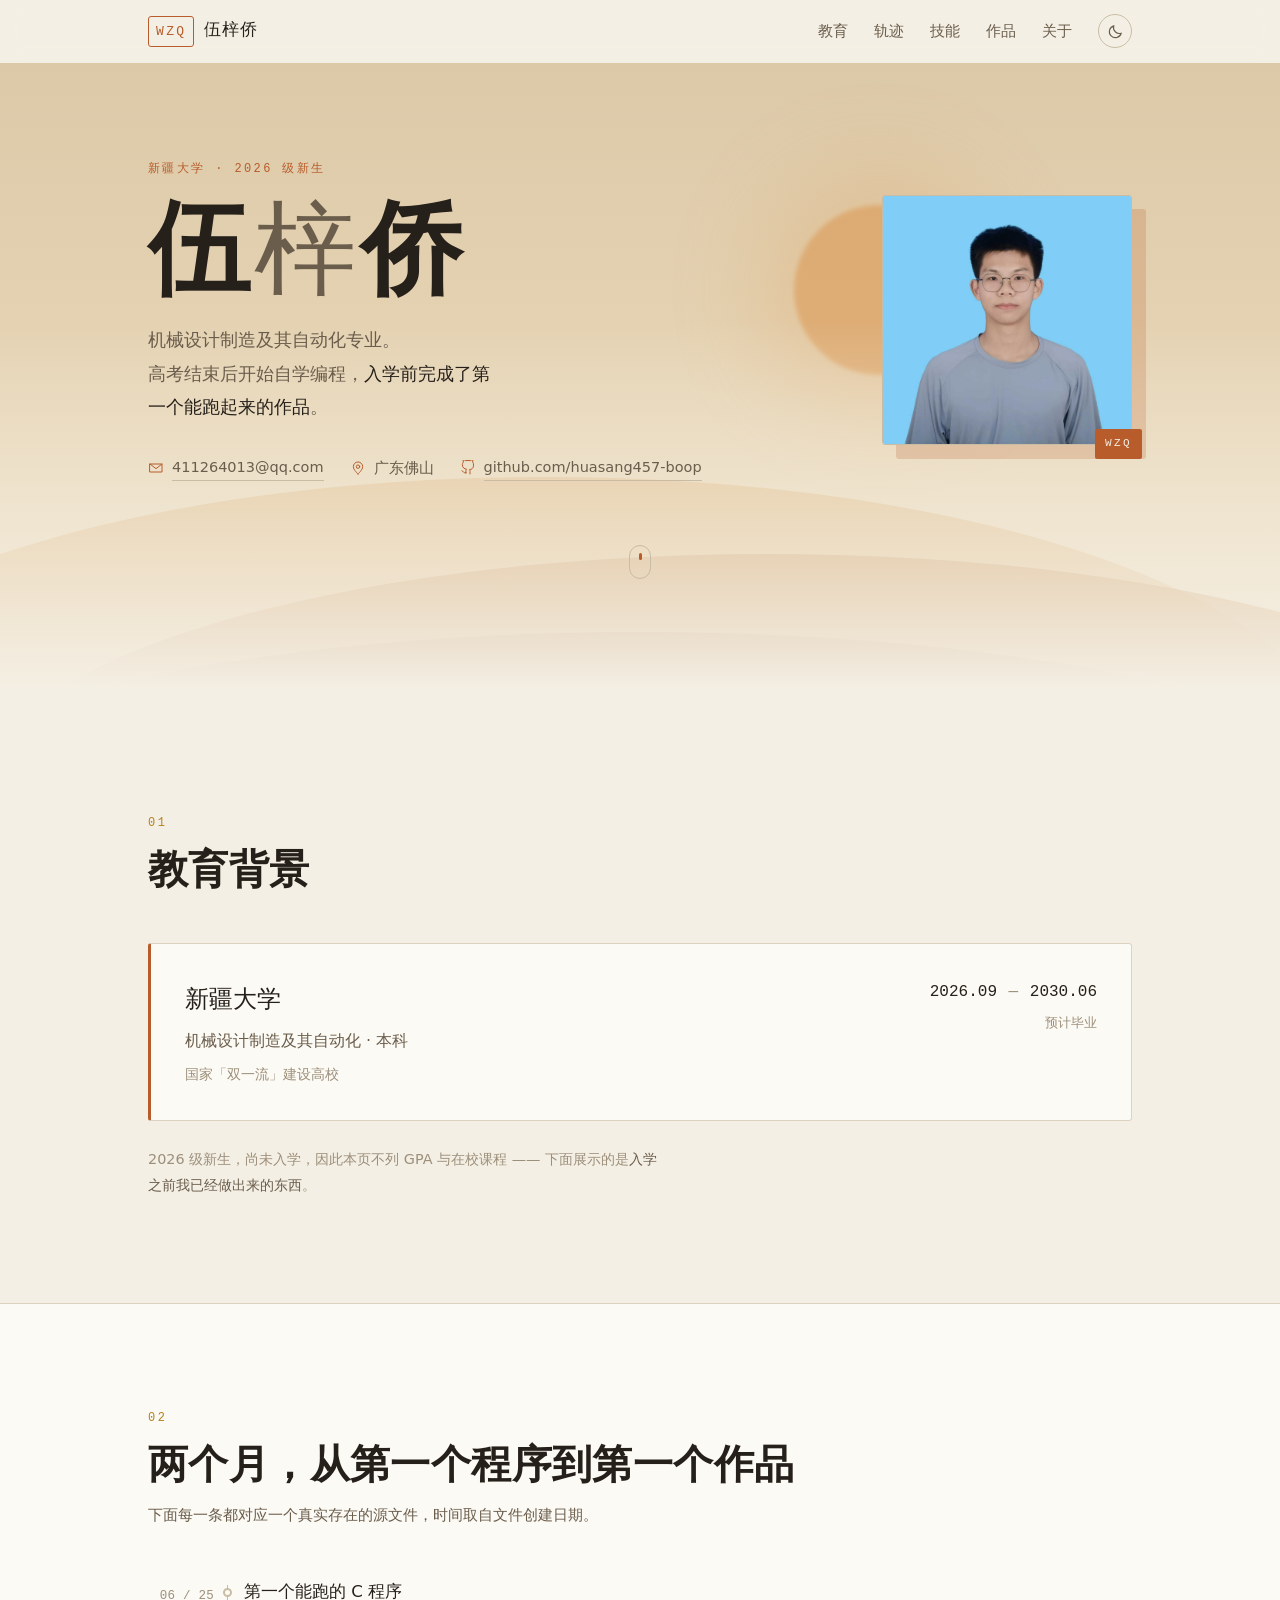
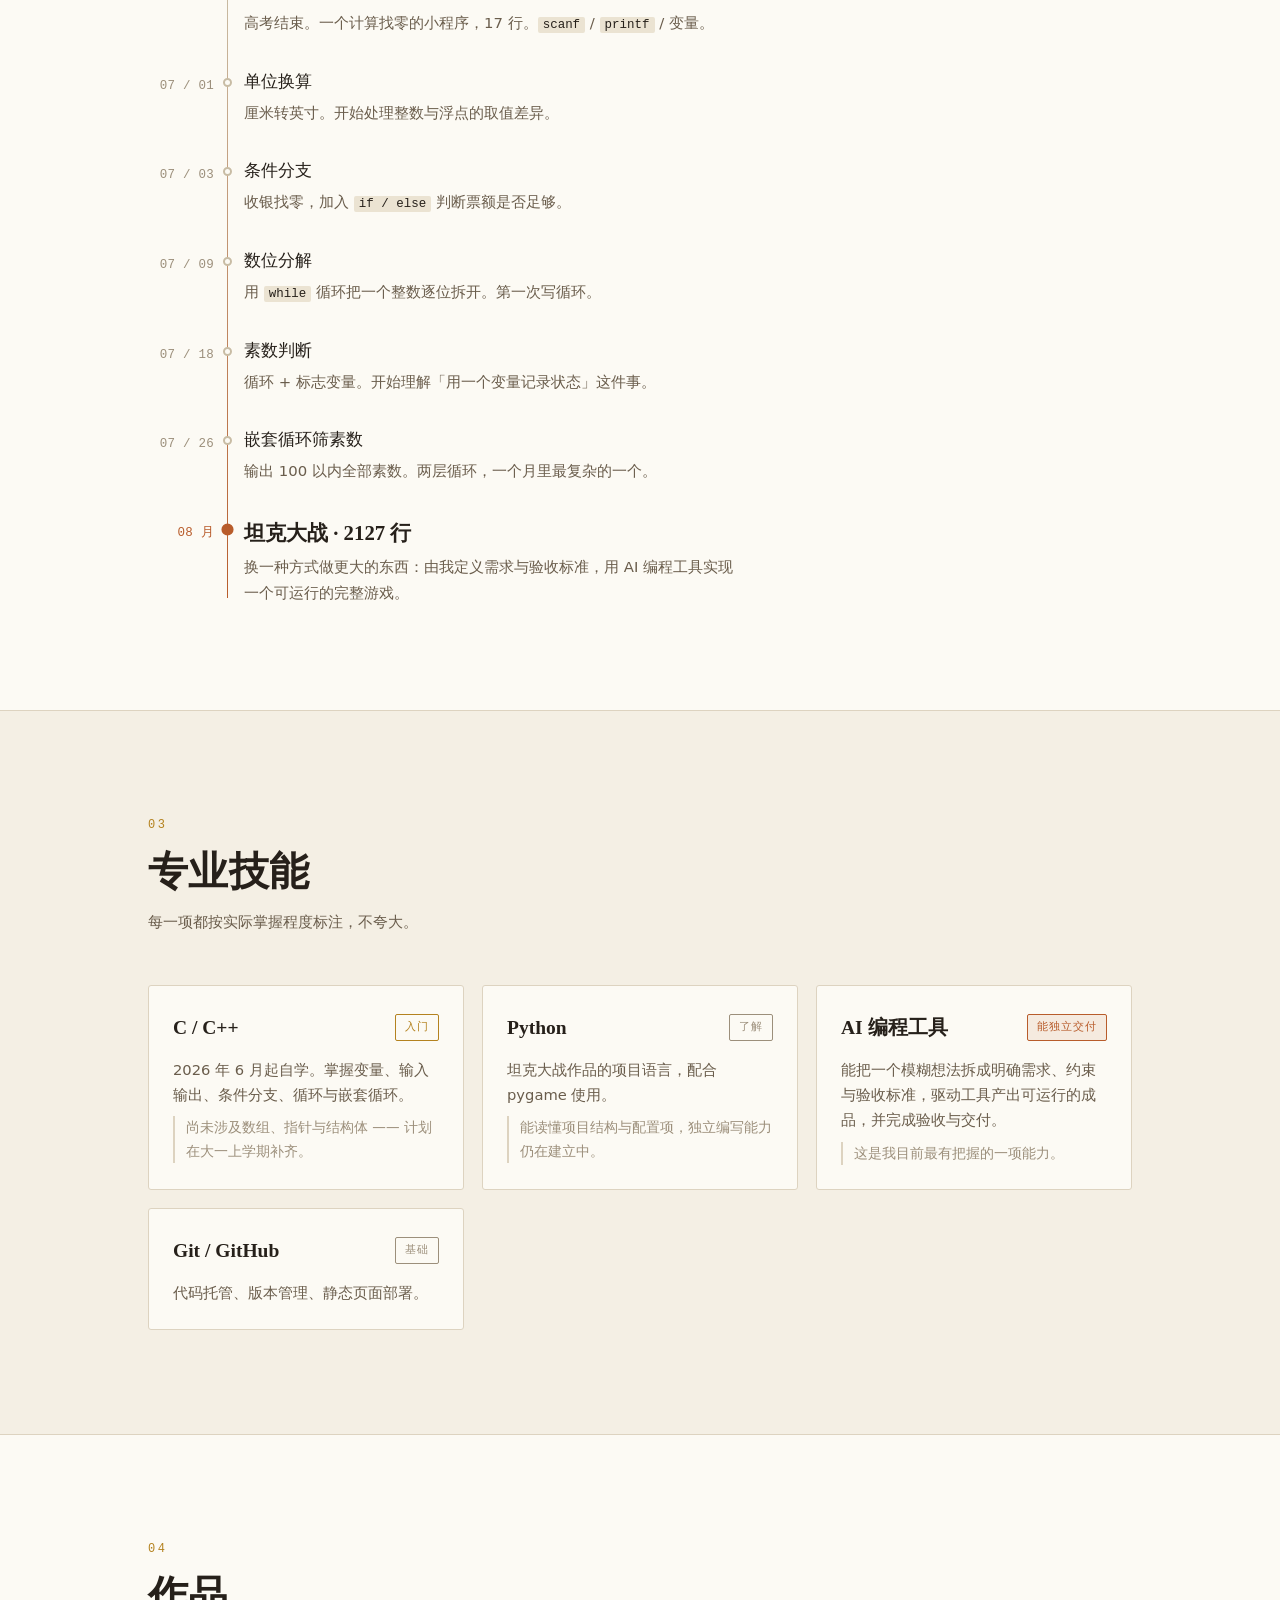
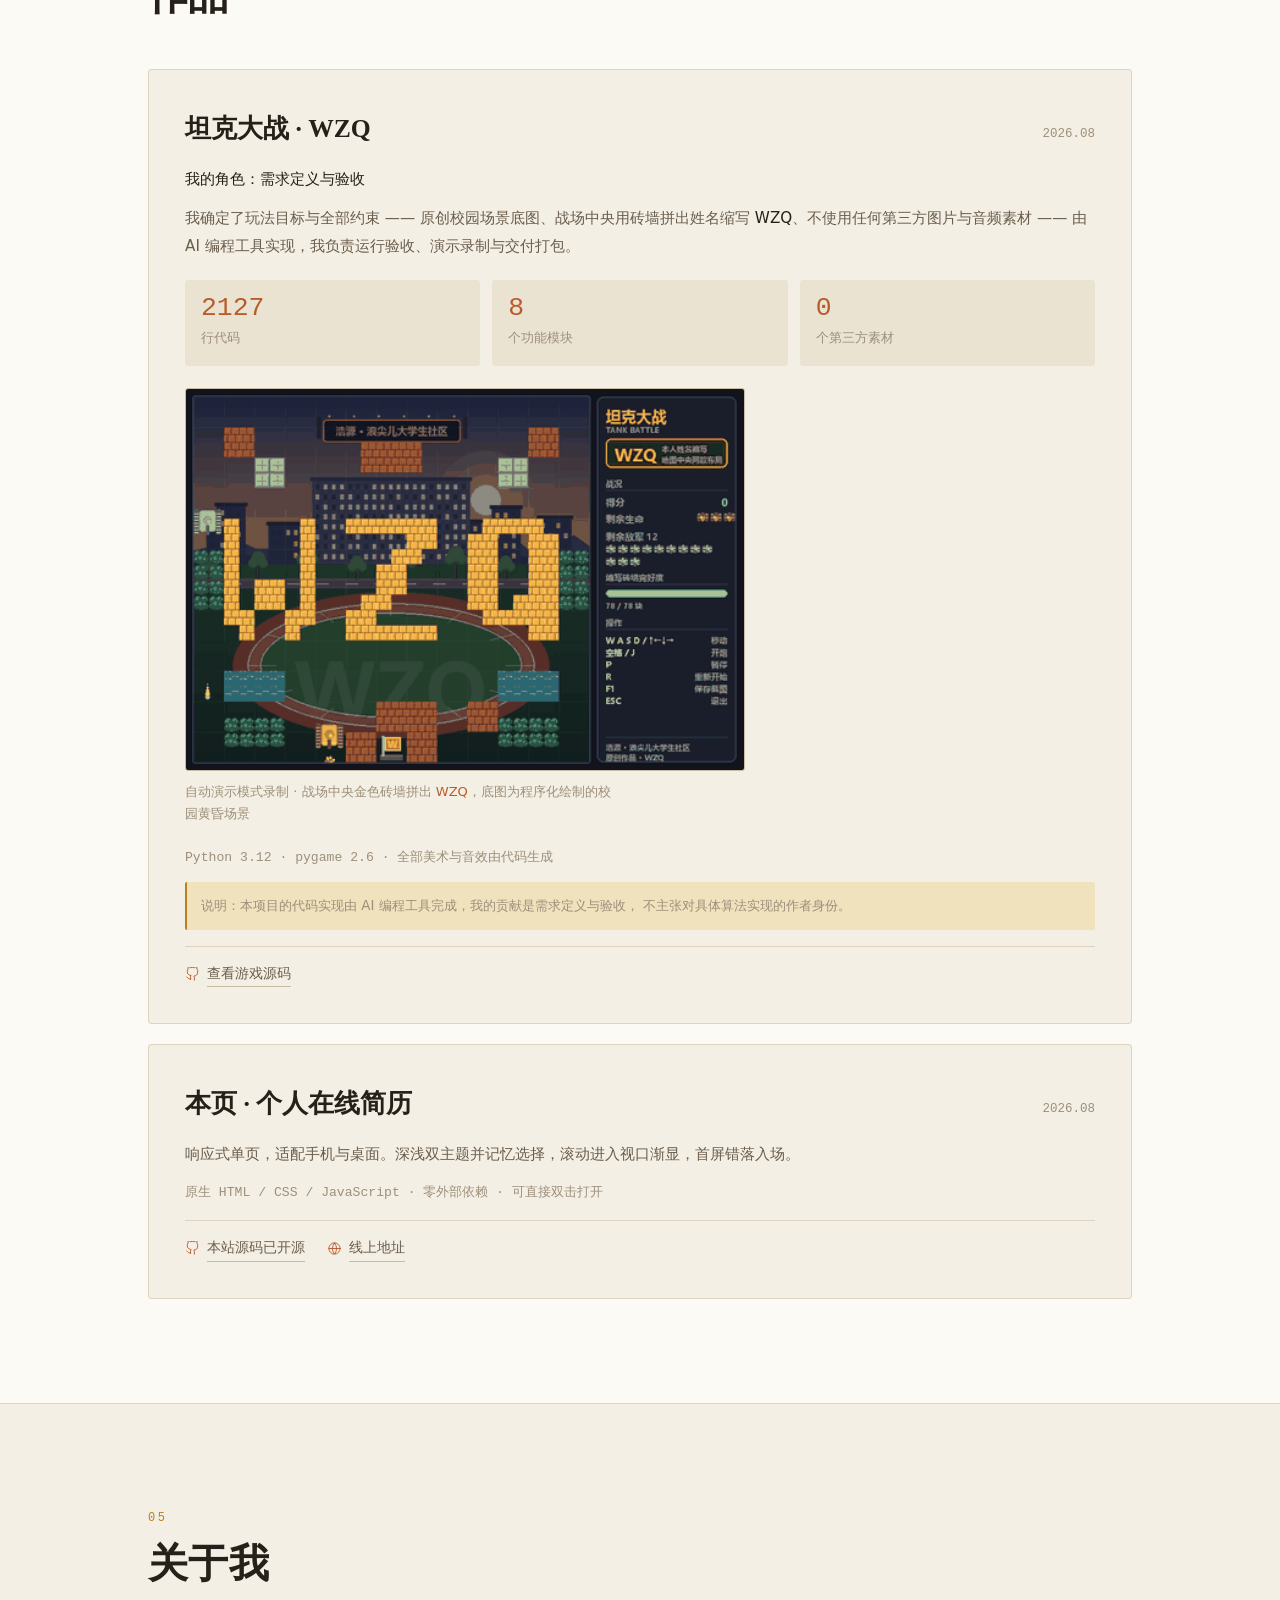
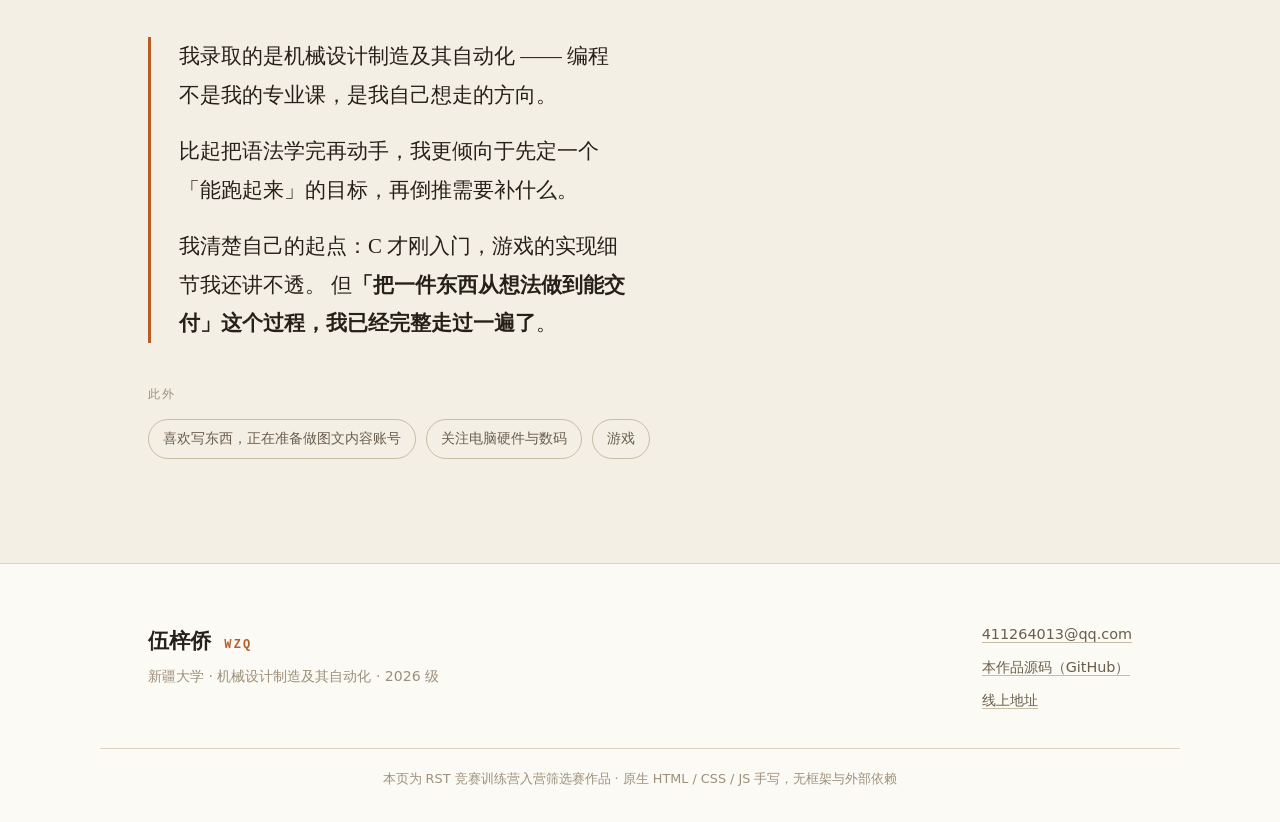
<file: resume/index.html>
<!DOCTYPE html>
<html lang="zh-CN">
<head>
<meta charset="UTF-8">
<meta name="viewport" content="width=device-width, initial-scale=1.0">
<title>伍梓侨 · 个人简历</title>
<meta name="description" content="伍梓侨 —— 新疆大学 2026 级机械设计制造及其自动化专业新生。">
<meta name="author" content="伍梓侨">
<link rel="stylesheet" href="style.css">
<!-- 内联 SVG 图标，无外部图标库依赖；favicon 用 data URI，避免额外请求 -->
<link rel="icon" href="data:image/svg+xml,<svg xmlns='http://www.w3.org/2000/svg' viewBox='0 0 32 32'><text y='26' font-size='24'>🏜️</text></svg>">
</head>
<body>

<!-- ══════════ 顶部导航 ══════════
     桌面端为横向导航条；≤768px 折叠为汉堡菜单（见 script.js） -->
<header class="site-header" id="siteHeader">
  <div class="nav-inner">
    <a class="brand" href="#top" aria-label="返回顶部">
      <span class="brand-mark">WZQ</span>
      <span class="brand-name">伍梓侨</span>
    </a>

    <!-- 汉堡按钮：仅移动端可见 -->
    <button class="nav-toggle" id="navToggle" aria-label="展开导航菜单" aria-expanded="false" aria-controls="navMenu">
      <span class="bar"></span><span class="bar"></span><span class="bar"></span>
    </button>

    <nav class="nav-menu" id="navMenu" aria-label="主导航">
      <a href="#education">教育</a>
      <a href="#journey">轨迹</a>
      <a href="#skills">技能</a>
      <a href="#projects">作品</a>
      <a href="#about">关于</a>
      <!-- 主题切换：状态写入 localStorage，见 script.js -->
      <button class="theme-toggle" id="themeToggle" aria-label="切换深色 / 浅色主题">
        <svg class="icon-sun" viewBox="0 0 24 24" aria-hidden="true">
          <circle cx="12" cy="12" r="4.2"/>
          <g stroke-linecap="round">
            <line x1="12" y1="2.5" x2="12" y2="5"/><line x1="12" y1="19" x2="12" y2="21.5"/>
            <line x1="2.5" y1="12" x2="5" y2="12"/><line x1="19" y1="12" x2="21.5" y2="12"/>
            <line x1="5.2" y1="5.2" x2="7" y2="7"/><line x1="17" y1="17" x2="18.8" y2="18.8"/>
            <line x1="18.8" y1="5.2" x2="17" y2="7"/><line x1="7" y1="17" x2="5.2" y2="18.8"/>
          </g>
        </svg>
        <svg class="icon-moon" viewBox="0 0 24 24" aria-hidden="true">
          <path d="M20 14.5A8.5 8.5 0 0 1 9.5 4a8.5 8.5 0 1 0 10.5 10.5z"/>
        </svg>
      </button>
    </nav>
  </div>
</header>

<main id="top">

<!-- ══════════ 首屏 ══════════
     背景为纯 CSS 绘制的戈壁地平线，无图片素材 -->
<section class="hero">
  <div class="dunes" aria-hidden="true">
    <div class="sun"></div>
    <div class="dune dune-3"></div>
    <div class="dune dune-2"></div>
    <div class="dune dune-1"></div>
  </div>

  <div class="hero-inner">
    <div class="hero-text">
      <p class="eyebrow reveal" data-delay="0">新疆大学 · 2026 级新生</p>
      <h1 class="reveal" data-delay="1">伍<span class="thin">梓</span>侨</h1>
      <p class="tagline reveal" data-delay="2">
        机械设计制造及其自动化专业。<br>
        高考结束后开始自学编程，<strong>入学前完成了第一个能跑起来的作品</strong>。
      </p>

      <ul class="hero-meta reveal" data-delay="3">
        <li>
          <svg viewBox="0 0 24 24" aria-hidden="true"><path d="M3 6h18v12H3z"/><path d="M3 6l9 7 9-7"/></svg>
          <a href="mailto:411264013@qq.com">411264013@qq.com</a>
        </li>
        <li>
          <svg viewBox="0 0 24 24" aria-hidden="true"><path d="M12 21s7-6.2 7-11a7 7 0 1 0-14 0c0 4.8 7 11 7 11z"/><circle cx="12" cy="10" r="2.6"/></svg>
          <span>广东佛山</span>
        </li>
        <li>
          <svg viewBox="0 0 24 24" aria-hidden="true"><path d="M9 19c-4 1.4-4-2.4-6-3m12 5v-3.9a3.4 3.4 0 0 0-.9-2.6c3-.3 6.2-1.5 6.2-6.7A5.2 5.2 0 0 0 19 3.3a4.9 4.9 0 0 0-.1-3.6s-1.1-.3-3.6 1.4a12.3 12.3 0 0 0-6.6 0C6.2-.6 5.1-.3 5.1-.3A4.9 4.9 0 0 0 5 3.3 5.2 5.2 0 0 0 3.6 6.9c0 5.2 3.2 6.4 6.2 6.7a3.4 3.4 0 0 0-.9 2.5V20"/></svg>
          <a href="https://github.com/huasang457-boop" target="_blank" rel="noopener">github.com/huasang457-boop</a>
        </li>
      </ul>

      <!-- 联系方式仅保留邮箱。手机号不写入本页（包括注释），
           因为页面源码在线公开可见，写在注释里同样会被爬虫抓取。 -->
    </div>

    <figure class="hero-photo reveal" data-delay="2">
      <!-- 图片放在本目录内，使 resume/ 可独立部署，不依赖上级目录 -->
      <img src="avatar.jpg" alt="伍梓侨的个人照片" width="1281" height="1280" loading="eager">
      <figcaption class="photo-tag">WZQ</figcaption>
    </figure>
  </div>

  <a class="scroll-cue" href="#education" aria-label="向下滚动">
    <span></span>
  </a>
</section>

<!-- ══════════ 教育背景 ══════════ -->
<section id="education" class="section">
  <div class="wrap">
    <header class="section-head reveal">
      <span class="sec-index">01</span>
      <h2>教育背景</h2>
    </header>

    <div class="edu-card reveal">
      <div class="edu-main">
        <h3>新疆大学</h3>
        <p class="edu-major">机械设计制造及其自动化 · 本科</p>
        <p class="edu-note">国家「双一流」建设高校</p>
      </div>
      <div class="edu-side">
        <p class="edu-time">2026.09 <span>—</span> 2030.06</p>
        <p class="edu-status">预计毕业</p>
      </div>
    </div>

    <p class="note reveal">
      2026 级新生，尚未入学，因此本页不列 GPA 与在校课程 ——
      下面展示的是<strong>入学之前我已经做出来的东西</strong>。
    </p>
  </div>
</section>

<!-- ══════════ 自学轨迹（特色区块） ══════════
     这是本页的叙事主体：用真实文件的时间戳还原两个月的自学过程 -->
<section id="journey" class="section section-alt">
  <div class="wrap">
    <header class="section-head reveal">
      <span class="sec-index">02</span>
      <h2>两个月，从第一个程序到第一个作品</h2>
      <p class="section-dek">下面每一条都对应一个真实存在的源文件，时间取自文件创建日期。</p>
    </header>

    <ol class="timeline">
      <li class="reveal">
        <time datetime="2026-06-25">06 / 25</time>
        <div class="tl-body">
          <h4>第一个能跑的 C 程序</h4>
          <p>高考结束。一个计算找零的小程序，17 行。<code>scanf</code> / <code>printf</code> / 变量。</p>
        </div>
      </li>
      <li class="reveal">
        <time datetime="2026-07-01">07 / 01</time>
        <div class="tl-body">
          <h4>单位换算</h4>
          <p>厘米转英寸。开始处理整数与浮点的取值差异。</p>
        </div>
      </li>
      <li class="reveal">
        <time datetime="2026-07-03">07 / 03</time>
        <div class="tl-body">
          <h4>条件分支</h4>
          <p>收银找零，加入 <code>if / else</code> 判断票额是否足够。</p>
        </div>
      </li>
      <li class="reveal">
        <time datetime="2026-07-09">07 / 09</time>
        <div class="tl-body">
          <h4>数位分解</h4>
          <p>用 <code>while</code> 循环把一个整数逐位拆开。第一次写循环。</p>
        </div>
      </li>
      <li class="reveal">
        <time datetime="2026-07-18">07 / 18</time>
        <div class="tl-body">
          <h4>素数判断</h4>
          <p>循环 + 标志变量。开始理解「用一个变量记录状态」这件事。</p>
        </div>
      </li>
      <li class="reveal">
        <time datetime="2026-07-26">07 / 26</time>
        <div class="tl-body">
          <h4>嵌套循环筛素数</h4>
          <p>输出 100 以内全部素数。两层循环，一个月里最复杂的一个。</p>
        </div>
      </li>
      <li class="reveal is-peak">
        <time datetime="2026-08">08 月</time>
        <div class="tl-body">
          <h4>坦克大战 · 2127 行</h4>
          <p>换一种方式做更大的东西：由我定义需求与验收标准，用 AI 编程工具实现一个可运行的完整游戏。</p>
        </div>
      </li>
    </ol>
  </div>
</section>

<!-- ══════════ 专业技能 ══════════ -->
<section id="skills" class="section">
  <div class="wrap">
    <header class="section-head reveal">
      <span class="sec-index">03</span>
      <h2>专业技能</h2>
      <p class="section-dek">每一项都按实际掌握程度标注，不夸大。</p>
    </header>

    <div class="skill-grid">
      <article class="skill reveal">
        <div class="skill-top">
          <h3>C / C++</h3>
          <span class="level level-2">入门</span>
        </div>
        <p>2026 年 6 月起自学。掌握变量、输入输出、条件分支、循环与嵌套循环。</p>
        <p class="skill-honest">尚未涉及数组、指针与结构体 —— 计划在大一上学期补齐。</p>
      </article>

      <article class="skill reveal">
        <div class="skill-top">
          <h3>Python</h3>
          <span class="level level-1">了解</span>
        </div>
        <p>坦克大战作品的项目语言，配合 pygame 使用。</p>
        <p class="skill-honest">能读懂项目结构与配置项，独立编写能力仍在建立中。</p>
      </article>

      <article class="skill reveal">
        <div class="skill-top">
          <h3>AI 编程工具</h3>
          <span class="level level-3">能独立交付</span>
        </div>
        <p>能把一个模糊想法拆成明确需求、约束与验收标准，驱动工具产出可运行的成品，并完成验收与交付。</p>
        <p class="skill-honest">这是我目前最有把握的一项能力。</p>
      </article>

      <article class="skill reveal">
        <div class="skill-top">
          <h3>Git / GitHub</h3>
          <span class="level level-1">基础</span>
        </div>
        <p>代码托管、版本管理、静态页面部署。</p>
      </article>
    </div>
  </div>
</section>

<!-- ══════════ 项目经历 ══════════ -->
<section id="projects" class="section section-alt">
  <div class="wrap">
    <header class="section-head reveal">
      <span class="sec-index">04</span>
      <h2>作品</h2>
    </header>

    <article class="project reveal">
      <div class="project-head">
        <h3>坦克大战 · WZQ</h3>
        <span class="project-time">2026.08</span>
      </div>
      <p class="project-role"><strong>我的角色：</strong>需求定义与验收</p>
      <p>
        我确定了玩法目标与全部约束 —— 原创校园场景底图、战场中央用砖墙拼出姓名缩写
        <strong>WZQ</strong>、不使用任何第三方图片与音频素材 ——
        由 AI 编程工具实现，我负责运行验收、演示录制与交付打包。
      </p>
      <ul class="project-facts">
        <li><b>2127</b><span>行代码</span></li>
        <li><b>8</b><span>个功能模块</span></li>
        <li><b>0</b><span>个第三方素材</span></li>
      </ul>
      <!-- 演示动画：由游戏自带的 --demo 自动演示模式录制，非手动剪辑
           lazy 加载，不拖慢首屏 -->
      <figure class="project-demo">
        <img src="tank-demo.gif" alt="坦克大战演示动画：战场中央的金色砖墙拼出 WZQ 字样，背景为校园黄昏场景"
             width="457" height="312" loading="lazy" decoding="async">
        <figcaption>
          自动演示模式录制 · 战场中央金色砖墙拼出 <strong>WZQ</strong>，底图为程序化绘制的校园黄昏场景
        </figcaption>
      </figure>

      <p class="project-stack">Python 3.12 · pygame 2.6 · 全部美术与音效由代码生成</p>
      <p class="project-honest">
        说明：本项目的代码实现由 AI 编程工具完成，我的贡献是需求定义与验收，
        不主张对具体算法实现的作者身份。
      </p>

      <ul class="project-links">
        <li>
          <svg viewBox="0 0 24 24" aria-hidden="true"><path d="M9 19c-4 1.4-4-2.4-6-3m12 5v-3.9a3.4 3.4 0 0 0-.9-2.6c3-.3 6.2-1.5 6.2-6.7A5.2 5.2 0 0 0 19 3.3a4.9 4.9 0 0 0-.1-3.6s-1.1-.3-3.6 1.4a12.3 12.3 0 0 0-6.6 0C6.2-.6 5.1-.3 5.1-.3A4.9 4.9 0 0 0 5 3.3 5.2 5.2 0 0 0 3.6 6.9c0 5.2 3.2 6.4 6.2 6.7a3.4 3.4 0 0 0-.9 2.5V20"/></svg>
          <a href="https://github.com/huasang457-boop/rst-contest/tree/main/tank-game" target="_blank" rel="noopener">查看游戏源码</a>
        </li>
      </ul>
    </article>

    <article class="project reveal">
      <div class="project-head">
        <h3>本页 · 个人在线简历</h3>
        <span class="project-time">2026.08</span>
      </div>
      <p>
        响应式单页，适配手机与桌面。深浅双主题并记忆选择，滚动进入视口渐显，首屏错落入场。
      </p>
      <p class="project-stack">原生 HTML / CSS / JavaScript · 零外部依赖 · 可直接双击打开</p>

      <ul class="project-links">
        <li>
          <svg viewBox="0 0 24 24" aria-hidden="true"><path d="M9 19c-4 1.4-4-2.4-6-3m12 5v-3.9a3.4 3.4 0 0 0-.9-2.6c3-.3 6.2-1.5 6.2-6.7A5.2 5.2 0 0 0 19 3.3a4.9 4.9 0 0 0-.1-3.6s-1.1-.3-3.6 1.4a12.3 12.3 0 0 0-6.6 0C6.2-.6 5.1-.3 5.1-.3A4.9 4.9 0 0 0 5 3.3 5.2 5.2 0 0 0 3.6 6.9c0 5.2 3.2 6.4 6.2 6.7a3.4 3.4 0 0 0-.9 2.5V20"/></svg>
          <a href="https://github.com/huasang457-boop/rst-contest" target="_blank" rel="noopener">本站源码已开源</a>
        </li>
        <li>
          <svg viewBox="0 0 24 24" aria-hidden="true"><circle cx="12" cy="12" r="9"/><path d="M3 12h18M12 3a15 15 0 0 1 0 18a15 15 0 0 1 0-18"/></svg>
          <a href="https://huasang457-boop.github.io/rst-contest/" target="_blank" rel="noopener">线上地址</a>
        </li>
      </ul>
    </article>
  </div>
</section>

<!-- ══════════ 关于我 ══════════ -->
<section id="about" class="section">
  <div class="wrap">
    <header class="section-head reveal">
      <span class="sec-index">05</span>
      <h2>关于我</h2>
    </header>

    <blockquote class="statement reveal">
      <p>
        我录取的是机械设计制造及其自动化 —— 编程不是我的专业课，是我自己想走的方向。
      </p>
      <p>
        比起把语法学完再动手，我更倾向于先定一个「能跑起来」的目标，再倒推需要补什么。
      </p>
      <p>
        我清楚自己的起点：C 才刚入门，游戏的实现细节我还讲不透。
        但<strong>「把一件东西从想法做到能交付」这个过程，我已经完整走过一遍了</strong>。
      </p>
    </blockquote>

    <div class="interests reveal">
      <h3>此外</h3>
      <ul>
        <li>喜欢写东西，正在准备做图文内容账号</li>
        <li>关注电脑硬件与数码</li>
        <li>游戏</li>
      </ul>
    </div>
  </div>
</section>

</main>

<!-- ══════════ 页脚 ══════════ -->
<footer class="site-footer">
  <div class="wrap footer-inner">
    <div>
      <p class="footer-name">伍梓侨 <span>WZQ</span></p>
      <p class="footer-sub">新疆大学 · 机械设计制造及其自动化 · 2026 级</p>
    </div>
    <ul class="footer-links">
      <li><a href="mailto:411264013@qq.com">411264013@qq.com</a></li>
      <li><a href="https://github.com/huasang457-boop/rst-contest" target="_blank" rel="noopener">本作品源码（GitHub）</a></li>
      <li><a href="https://huasang457-boop.github.io/rst-contest/" target="_blank" rel="noopener">线上地址</a></li>
    </ul>
  </div>
  <p class="colophon">
    本页为 RST 竞赛训练营入营筛选赛作品 · 原生 HTML / CSS / JS 手写，无框架与外部依赖
  </p>
</footer>

<script src="script.js"></script>
</body>
</html>
</file>
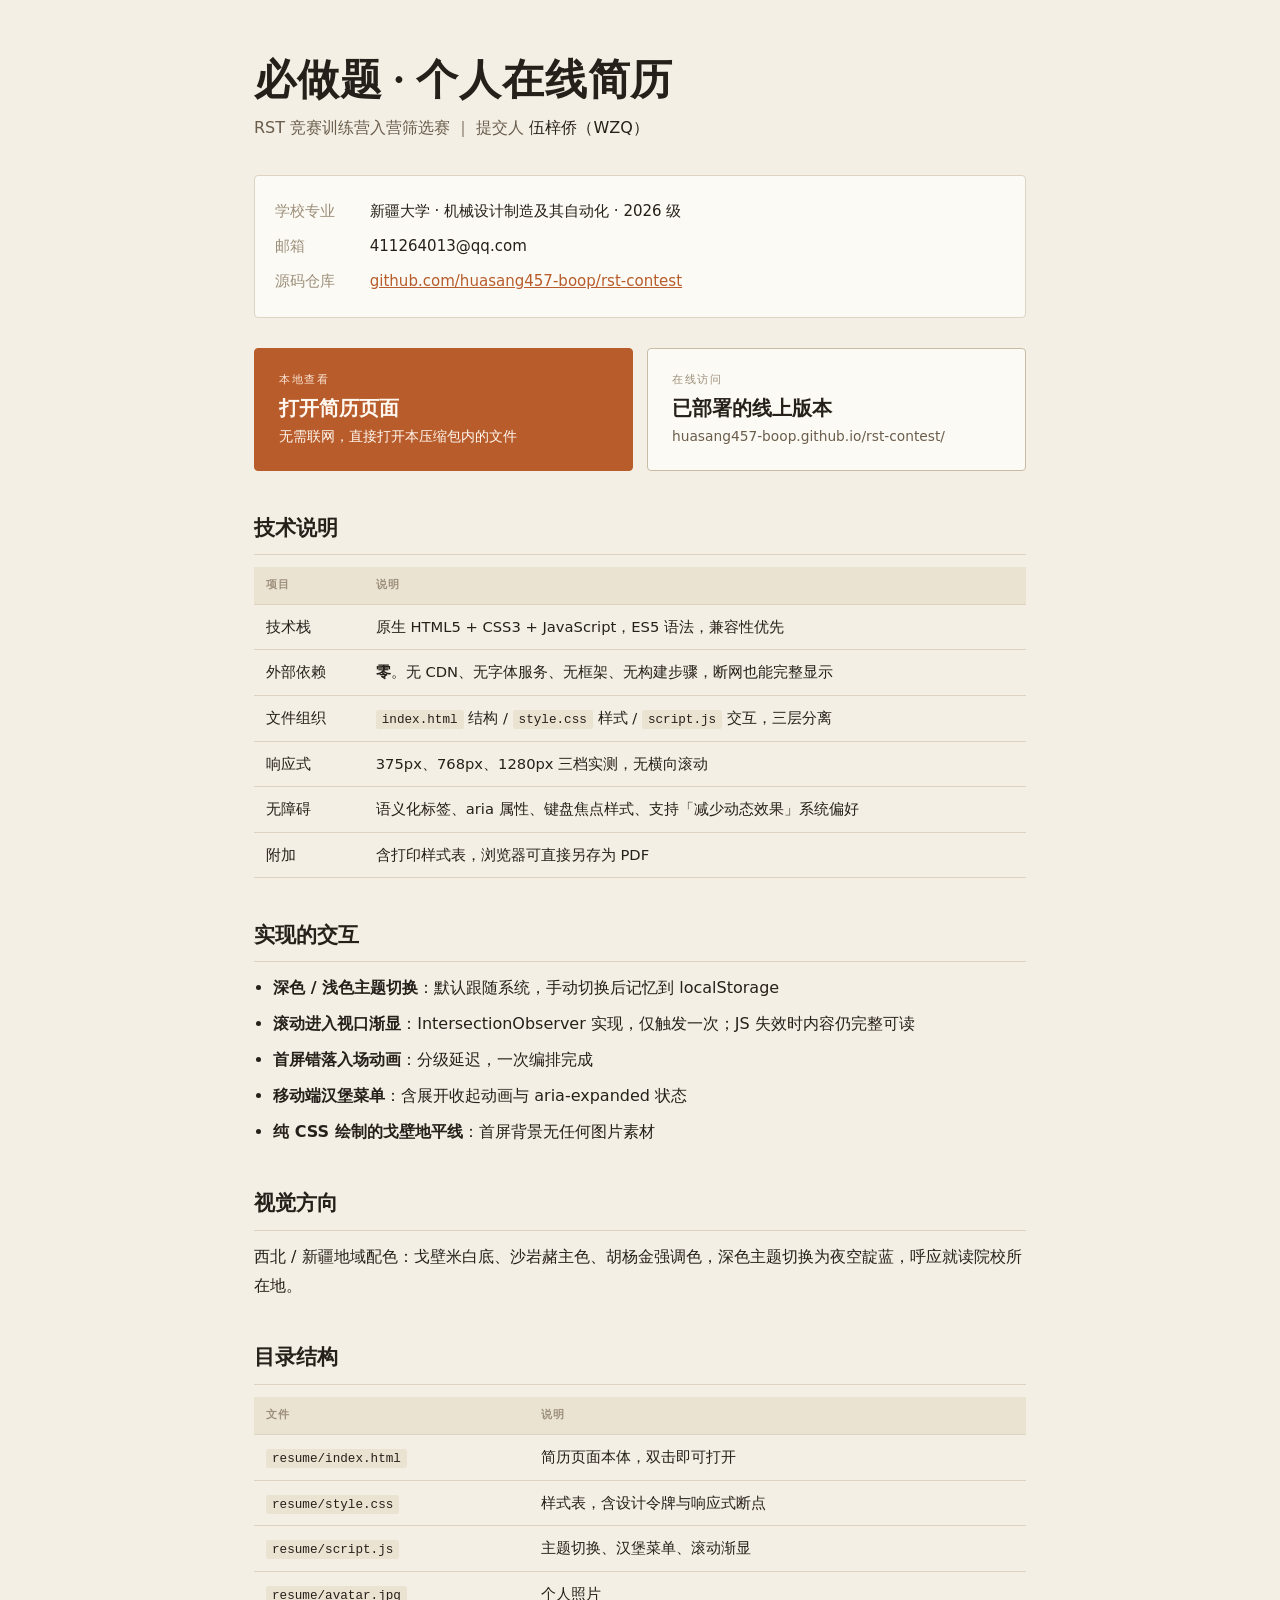
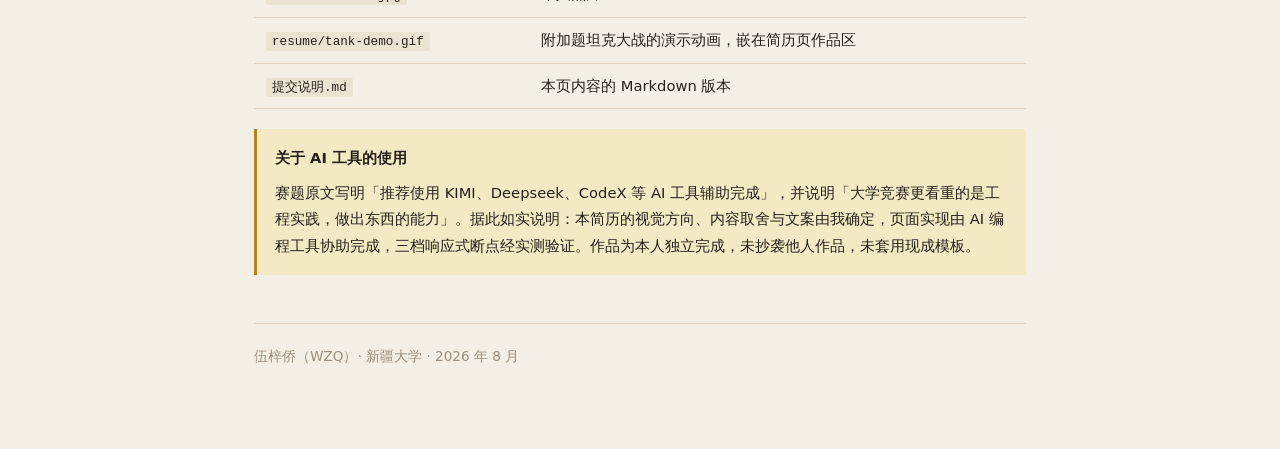
<file: 资料/简历-从这里开始.html>
<!DOCTYPE html>
<html lang="zh-CN">
<head>
<meta charset="UTF-8">
<meta name="viewport" content="width=device-width, initial-scale=1.0">
<title>伍梓侨 · 作品提交说明</title>
<style>
:root{
  --bg:#F4EFE4; --surface:#FCFAF4; --surface-2:#EBE3D2;
  --ink:#26201A; --ink-2:#6A5D4C; --ink-3:#9C8F7B;
  --rule:#DDD3C0; --rule-2:#C8BCA4;
  --sand:#B85C2B; --gold:#B4821F; --gold-soft:#F3E9C4;
  --serif:"Noto Serif SC","Source Han Serif SC","Songti SC",STSong,SimSun,Georgia,serif;
  --sans:"PingFang SC","Microsoft YaHei","Hiragino Sans GB",system-ui,sans-serif;
  --mono:"Cascadia Mono",Consolas,"Courier New",monospace;
}
@media (prefers-color-scheme:dark){
  :root{
    --bg:#10161F; --surface:#18202B; --surface-2:#202A37;
    --ink:#EDE5D6; --ink-2:#A79C8A; --ink-3:#6D6656;
    --rule:#28323F; --rule-2:#3A4756;
    --sand:#E0793F; --gold:#E5B75C; --gold-soft:#33291F;
  }
}
*{box-sizing:border-box}
body{
  margin:0;background:var(--bg);color:var(--ink);font-family:var(--sans);
  font-size:16px;line-height:1.8;-webkit-font-smoothing:antialiased;
}
.wrap{max-width:820px;margin:0 auto;padding:56px 24px 80px}
a{color:var(--sand)}
h1{font-family:var(--serif);font-weight:900;font-size:clamp(1.9rem,5vw,2.6rem);line-height:1.2;margin:0 0 8px;letter-spacing:.02em}
.sub{color:var(--ink-2);margin:0 0 32px;font-size:1rem}
.sub b{color:var(--ink);font-weight:500}

/* 大按钮区 */
.actions{display:grid;grid-template-columns:1fr 1fr;gap:14px;margin:0 0 36px}
@media (max-width:620px){.actions{grid-template-columns:1fr}}
.btn{
  display:block;padding:22px 24px;border-radius:4px;text-decoration:none;
  border:1px solid var(--rule-2);background:var(--surface);transition:border-color .2s,transform .2s;
}
.btn:hover{border-color:var(--sand);transform:translateY(-2px)}
.btn.primary{background:var(--sand);border-color:var(--sand)}
.btn.primary .btn-t,.btn.primary .btn-d{color:#FFF8F0}
.btn-k{font-family:var(--mono);font-size:10.5px;letter-spacing:.16em;text-transform:uppercase;color:var(--ink-3);display:block;margin-bottom:6px}
.btn.primary .btn-k{color:#FBE6D6}
.btn-t{font-family:var(--serif);font-weight:700;font-size:1.22rem;color:var(--ink);display:block;line-height:1.3}
.btn-d{font-size:.86rem;color:var(--ink-2);display:block;margin-top:5px;line-height:1.55}

h2{font-family:var(--serif);font-weight:900;font-size:1.3rem;margin:38px 0 12px;padding-bottom:8px;border-bottom:1px solid var(--rule)}
p{margin:0 0 14px}
ul{margin:0 0 16px;padding-left:1.2em}
li{margin-bottom:7px}
table{border-collapse:collapse;width:100%;font-size:.92rem;margin:0 0 18px}
th,td{text-align:left;padding:9px 12px;border-bottom:1px solid var(--rule);vertical-align:top}
th{font-family:var(--mono);font-size:10.5px;letter-spacing:.1em;text-transform:uppercase;color:var(--ink-3);background:var(--surface-2)}
code{font-family:var(--mono);font-size:.86em;background:var(--surface-2);padding:2px 6px;border-radius:2px}
.note{background:var(--gold-soft);border-left:3px solid var(--gold);padding:16px 18px;border-radius:0 3px 3px 0;margin:20px 0;font-size:.92rem}
.note b{color:var(--ink)}
.meta{background:var(--surface);border:1px solid var(--rule);border-radius:4px;padding:18px 20px;margin:0 0 30px;font-size:.94rem}
.meta div{display:flex;gap:12px;padding:4px 0}
.meta span:first-child{color:var(--ink-3);min-width:5.5em;flex:none}
footer{margin-top:48px;padding-top:20px;border-top:1px solid var(--rule);font-size:.85rem;color:var(--ink-3)}
</style>
</head>
<body>
<div class="wrap">

<h1>必做题 · 个人在线简历</h1>
<p class="sub">RST 竞赛训练营入营筛选赛 ｜ 提交人 <b>伍梓侨（WZQ）</b></p>

<div class="meta">
  <div><span>学校专业</span><span>新疆大学 · 机械设计制造及其自动化 · 2026 级</span></div>
  <div><span>邮箱</span><span>411264013@qq.com</span></div>
  <div><span>源码仓库</span><span><a href="https://github.com/huasang457-boop/rst-contest">github.com/huasang457-boop/rst-contest</a></span></div>
</div>

<div class="actions">
  <a class="btn primary" href="resume/index.html">
    <span class="btn-k">本地查看</span>
    <span class="btn-t">打开简历页面</span>
    <span class="btn-d">无需联网，直接打开本压缩包内的文件</span>
  </a>
  <a class="btn" href="https://huasang457-boop.github.io/rst-contest/">
    <span class="btn-k">在线访问</span>
    <span class="btn-t">已部署的线上版本</span>
    <span class="btn-d">huasang457-boop.github.io/rst-contest/</span>
  </a>
</div>

<h2>技术说明</h2>

<table>
  <tr><th>项目</th><th>说明</th></tr>
  <tr><td>技术栈</td><td>原生 HTML5 + CSS3 + JavaScript，ES5 语法，兼容性优先</td></tr>
  <tr><td>外部依赖</td><td><b>零</b>。无 CDN、无字体服务、无框架、无构建步骤，断网也能完整显示</td></tr>
  <tr><td>文件组织</td><td><code>index.html</code> 结构 / <code>style.css</code> 样式 / <code>script.js</code> 交互，三层分离</td></tr>
  <tr><td>响应式</td><td>375px、768px、1280px 三档实测，无横向滚动</td></tr>
  <tr><td>无障碍</td><td>语义化标签、aria 属性、键盘焦点样式、支持「减少动态效果」系统偏好</td></tr>
  <tr><td>附加</td><td>含打印样式表，浏览器可直接另存为 PDF</td></tr>
</table>

<h2>实现的交互</h2>
<ul>
  <li><b>深色 / 浅色主题切换</b>：默认跟随系统，手动切换后记忆到 localStorage</li>
  <li><b>滚动进入视口渐显</b>：IntersectionObserver 实现，仅触发一次；JS 失效时内容仍完整可读</li>
  <li><b>首屏错落入场动画</b>：分级延迟，一次编排完成</li>
  <li><b>移动端汉堡菜单</b>：含展开收起动画与 aria-expanded 状态</li>
  <li><b>纯 CSS 绘制的戈壁地平线</b>：首屏背景无任何图片素材</li>
</ul>

<h2>视觉方向</h2>
<p>西北 / 新疆地域配色：戈壁米白底、沙岩赭主色、胡杨金强调色，深色主题切换为夜空靛蓝，呼应就读院校所在地。</p>

<h2>目录结构</h2>
<table>
  <tr><th>文件</th><th>说明</th></tr>
  <tr><td><code>resume/index.html</code></td><td>简历页面本体，双击即可打开</td></tr>
  <tr><td><code>resume/style.css</code></td><td>样式表，含设计令牌与响应式断点</td></tr>
  <tr><td><code>resume/script.js</code></td><td>主题切换、汉堡菜单、滚动渐显</td></tr>
  <tr><td><code>resume/avatar.jpg</code></td><td>个人照片</td></tr>
  <tr><td><code>resume/tank-demo.gif</code></td><td>附加题坦克大战的演示动画，嵌在简历页作品区</td></tr>
  <tr><td><code>提交说明.md</code></td><td>本页内容的 Markdown 版本</td></tr>
</table>

<div class="note">
  <p style="margin:0 0 8px"><b>关于 AI 工具的使用</b></p>
  <p style="margin:0">赛题原文写明「推荐使用 KIMI、Deepseek、CodeX 等 AI 工具辅助完成」，并说明「大学竞赛更看重的是工程实践，做出东西的能力」。据此如实说明：本简历的视觉方向、内容取舍与文案由我确定，页面实现由 AI 编程工具协助完成，三档响应式断点经实测验证。作品为本人独立完成，未抄袭他人作品，未套用现成模板。</p>
</div>

<footer>
  伍梓侨（WZQ）· 新疆大学 · 2026 年 8 月
</footer>

</div>
</body>
</html>
</file>
<file: style.css>
/* ============================================================
   伍梓侨 · 个人简历 v2 · 样式表
   ------------------------------------------------------------
   视觉方向：暗场电影感
     近黑底色 + 实时水波 + 胡杨金点缀 + 等宽字体的「控制台」细节，
     服务卡背景是三幅会动的水墨画
   约束：零外部依赖（无字体 CDN / 图标库 / CSS 框架）。
         首屏标题、背景巨字和服务卡题字的字形已内联为 SVG 路径，
         访客电脑没装对应字体也能正确显示，双击 index.html 即可打开。

   目录
     1. 设计令牌             10. 02 服务卡（悬停浮现预览）
     2. 基础重置             11. 06 关于
     3. 背景层               12. 07 联系
     4. 导航轨               13. 页脚 / 状态卡 / 提示 / 大图弹窗 / 光标
     5. 通用区块             14. 入场动画（渐进增强）
     6. 00 首屏              15. 响应式（含移动端顶栏）
     7. 01 简介              16. 减少动态效果
     8. 03 经历（时间轴）    17. 打印
     9. 04 项目 · 05 技能
   ============================================================ */

/* ---------- 1. 设计令牌 ---------- */
:root {
  /* 底色 */
  --bg:        #060708;
  --surface:   rgba(13, 14, 17, .66);
  /* 文字：从主到弱四级 */
  --ink:       #edebe6;
  --ink-2:     #aeaaa2;
  --ink-3:     #77746d;
  --ink-4:     #4b4944;
  /* 分隔线 */
  --line:      rgba(237, 235, 230, .08);
  --line-2:    rgba(237, 235, 230, .16);
  /* 点缀色：胡杨金（沿用 v1 的地域色），青色只用于联系区的「数据」元素 */
  --amber:     #f2a541;
  --amber-hi:  #ffc983;
  --amber-lo:  rgba(242, 165, 65, .14);
  --cyan:      #5fd6e8;

  /* 字体栈：全部为系统字体，无网络请求 */
  --sans:    "PingFang SC", "HarmonyOS Sans SC", "Noto Sans SC", "Microsoft YaHei", "Source Han Sans SC", system-ui, sans-serif;
  --display: "Segoe UI", "Helvetica Neue", Helvetica, Arial, "PingFang SC", "Microsoft YaHei", sans-serif;
  --mono:    "JetBrains Mono", "Cascadia Mono", "SF Mono", Consolas, Menlo, "Liberation Mono", monospace;

  /* 版式 */
  --rail: 76px;                           /* 左侧导航轨宽度 */
  --pad:  clamp(20px, 4vw, 64px);         /* 页面左右留白 */
  --wrap: 1220px;                         /* 内容最大宽度 */
  --head: clamp(170px, 19vw, 270px);      /* 区块标题列宽 */
  --gap:  clamp(28px, 5vw, 88px);         /* 标题列与内容列间距 */

  /* 动效曲线 */
  --ease:        cubic-bezier(.16, 1, .3, 1);
  --ease-in-out: cubic-bezier(.65, 0, .35, 1);
}

/* ---------- 2. 基础重置 ---------- */
*, *::before, *::after { box-sizing: border-box; }
html {
  -webkit-text-size-adjust: 100%;
  scroll-behavior: smooth;
  scrollbar-gutter: stable;   /* 弹窗锁滚动时不因滚动条消失而晃动 */
  background: var(--bg);
  scrollbar-width: thin;
  scrollbar-color: #2b2a2d var(--bg);
}
body {
  margin: 0;
  /* 背景色只放在 html 上：body 若有不透明背景，会盖住 z-index 为负的水波画布 */
  background: transparent;
  color: var(--ink);
  font-family: var(--sans);
  font-size: 16px;
  line-height: 1.8;
  -webkit-font-smoothing: antialiased;
  overflow-x: hidden;
}
img, svg { display: block; max-width: 100%; }
a { color: inherit; text-decoration: none; }
ul, ol { list-style: none; margin: 0; padding: 0; }
h1, h2, h3, p, figure, blockquote { margin: 0; }
h1, h2, h3 { font-weight: 400; text-wrap: balance; }
p { text-wrap: pretty; }   /* 避免段落最后一行只剩一两个字 */
button { font: inherit; color: inherit; background: none; border: 0; padding: 0; cursor: pointer; }
::selection { background: var(--amber); color: #120d06; }
:focus-visible { outline: 1px solid var(--amber); outline-offset: 4px; }

.sr-only {
  position: absolute; width: 1px; height: 1px; margin: -1px; padding: 0;
  overflow: hidden; clip: rect(0 0 0 0); white-space: nowrap; border: 0;
}
.skip {
  position: fixed; left: 12px; top: -60px; z-index: 200;
  padding: 8px 16px; background: var(--amber); color: #120d06; font-size: 14px;
}
.skip:focus { top: 12px; }

/* ---------- 3. 背景层 ---------- */
/* 水波画布：WebGL 就绪后才淡入（见 water.js） */
.water {
  position: fixed; inset: 0; z-index: -5;
  display: block; width: 100%; height: 100%;
  opacity: 0; transition: opacity 2s ease;
}
.water.is-ready { opacity: 1; }

/* 兜底：不支持 WebGL 时看到的静态暗色渐变 */
.bg-fallback {
  position: fixed; inset: 0; z-index: -6;
  background:
    radial-gradient(70vmax 50vmax at 70% 30%, rgba(237, 235, 230, .05), transparent 62%),
    radial-gradient(60vmax 60vmax at 10% 100%, rgba(242, 165, 65, .05), transparent 60%),
    var(--bg);
}

/* 四周压暗，让视线落在中间的内容上 */
.veil {
  position: fixed; inset: 0; z-index: -4; pointer-events: none;
  background: radial-gradient(130% 100% at 55% 45%, transparent 50%, rgba(6, 7, 8, .6) 100%);
}

/* 巨型描边字 WZQ：随滚动缓慢漂移（script.js 第 3 节） */
/* 默认隐藏，离开首屏后由 JS 淡入，避免叠在首屏标题后面 */
.ghost { position: fixed; inset: 0; z-index: -3; pointer-events: none; overflow: hidden; opacity: 0; }
.gl {
  position: absolute; top: 0;
  height: 54vh; width: auto; overflow: visible;
  fill: none; stroke: rgba(237, 235, 230, .075); stroke-width: 2.6; stroke-linejoin: round;
  will-change: transform;
}
.gl-w { left: calc(var(--rail) + 5vw); }
.gl-z { left: 46vw; }
.gl-q { left: 70vw; }

/* 版式参考线：标题列与内容列之间的细竖线，位置由 JS 测量 */
.guides { position: fixed; inset: 0; z-index: -2; pointer-events: none; }
.guides i {
  position: absolute; top: 0; bottom: 0; width: 1px;
  background: linear-gradient(to bottom, transparent, var(--line) 18%, var(--line) 82%, transparent);
}
.g-rail { display: none; }
.g-col { left: var(--guide-x, -10px); }

/* ---------- 4. 左侧导航轨 ---------- */
.rail {
  position: fixed; left: 0; top: 0; bottom: 0; z-index: 40;
  width: var(--rail);
  display: flex; flex-direction: column; align-items: center;
  padding: 28px 0 24px;
  border-right: 1px solid var(--line);
  background: linear-gradient(to right, rgba(6, 7, 8, .82), rgba(6, 7, 8, .4));
}
.rail-brand {
  writing-mode: vertical-rl;
  font-family: var(--mono); font-size: 12px; font-weight: 700; letter-spacing: .42em;
  color: var(--ink); transition: color .3s;
}
.rail-brand:hover { color: var(--amber); }
.rail-rule { width: 1px; height: 56px; margin: 18px 0; background: linear-gradient(var(--line-2), transparent); }
.rail-tag {
  writing-mode: vertical-rl;
  font-family: var(--mono); font-size: 10px; letter-spacing: .32em; color: var(--ink-4);
}

.rail-nav { margin: auto 0; display: flex; flex-direction: column; gap: 14px; }
.rail-nav a {
  position: relative;
  display: flex; align-items: center; gap: 9px;
  padding: 3px 6px;
  font-family: var(--mono); font-size: 10px; color: var(--ink-3);
  transition: color .3s;
}
.rail-nav b { font-weight: 400; letter-spacing: .06em; }
.rail-nav i {
  width: 3px; height: 3px; border-radius: 50%; background: currentColor;
  transition: transform .5s var(--ease), box-shadow .5s;
}
/* 悬停时从右侧滑出的中文标签 */
.rail-nav em {
  position: absolute; left: calc(100% + 16px); top: 50%;
  padding: 1px 11px;
  font-style: normal; font-family: var(--sans); font-size: 12px; letter-spacing: .12em; white-space: nowrap;
  color: var(--ink); background: rgba(12, 13, 16, .92);
  border: 1px solid var(--line-2); border-radius: 999px;
  opacity: 0; transform: translate(-8px, -50%);
  pointer-events: none;
  transition: opacity .25s, transform .4s var(--ease);
}
.rail-nav a:hover, .rail-nav a:focus-visible { color: var(--ink); }
.rail-nav a:hover em, .rail-nav a:focus-visible em { opacity: 1; transform: translate(0, -50%); }
.rail-nav a.is-active { color: var(--amber); }
.rail-nav a.is-active i { transform: scale(2); box-shadow: 0 0 10px 1px var(--amber); }

.rail-progress { position: relative; width: 1px; height: 80px; margin: 0 0 18px; background: var(--line); overflow: hidden; }
.rail-progress span {
  position: absolute; inset: 0;
  background: linear-gradient(transparent, var(--amber));
  transform-origin: top; transform: scaleY(0);
}
.rail-up {
  width: 30px; height: 30px; display: grid; place-items: center;
  border: 1px solid var(--line-2); border-radius: 50%; color: var(--ink-3);
  transition: color .3s, border-color .3s, transform .4s var(--ease);
}
.rail-up svg { width: 12px; height: 12px; fill: none; stroke: currentColor; stroke-width: 1.4; stroke-linecap: round; stroke-linejoin: round; }
.rail-up:hover { color: var(--amber); border-color: var(--amber); transform: translateY(-3px); }

/* 移动端顶栏默认隐藏，≤900px 显示（见第 15 节） */
.topbar, .menu { display: none; }

/* ---------- 5. 通用区块 ---------- */
main { position: relative; margin-left: var(--rail); }

/* 每个区块：左列标题（吸顶跟随）+ 右列内容 */
.sec {
  position: relative;
  display: grid;
  grid-template-columns: var(--head) minmax(0, 1fr);
  column-gap: var(--gap);
  max-width: calc(var(--wrap) + var(--pad) * 2);
  margin: 0 auto;
  padding: clamp(110px, 17vh, 190px) var(--pad) clamp(30px, 6vh, 70px);
}
.sec-head { position: sticky; top: 16vh; align-self: start; text-align: right; }
.sec-no {
  display: block; margin-bottom: 8px;
  font-family: var(--mono); font-size: 11px; letter-spacing: .14em; color: var(--ink-3);
}
.sec-title {
  display: inline-block;
  font-family: var(--display); font-weight: 300;
  font-size: clamp(26px, 2.5vw, 38px); line-height: 1.1;
  letter-spacing: .22em; margin-right: -.22em;   /* 抵消末字多出的字距，保证右对齐 */
  white-space: nowrap; color: var(--ink);
}
.sec-sub { margin-top: 20px; font-size: 13.5px; line-height: 1.95; letter-spacing: .06em; color: var(--ink-3); }
.sec-dek { margin-bottom: 44px; font-size: 14px; color: var(--ink-3); }

/* 闪烁光标 */
.caret {
  display: inline-block; width: 1px; height: 1.05em; margin-left: 5px; vertical-align: -.18em;
  background: var(--amber); animation: blink 1.1s steps(1) infinite;
}
@keyframes blink { 50% { opacity: 0; } }

/* ---------- 6. 00 首屏 ---------- */
.hero {
  position: relative;
  min-height: 100vh; min-height: 100svh;
  display: grid; place-items: center;
  padding: 90px var(--pad) 130px;
  text-align: center;
  overflow: hidden;
}
.hero-hud { position: absolute; inset: 0; pointer-events: none; }
.hud-h {
  position: absolute; left: 0; right: 0; top: 50%; height: 1px;
  background: linear-gradient(90deg, transparent, var(--line) 20%, var(--line) 80%, transparent);
}
.hud-mark { position: absolute; font-family: var(--mono); font-size: 10px; letter-spacing: .2em; color: var(--ink-4); }
.hud-tl { left: var(--pad); top: 30px; }
.hud-tr { right: var(--pad); top: 30px; }
.hud-bl { left: var(--pad); bottom: 30px; }

.hero-inner { position: relative; display: flex; flex-direction: column; align-items: center; }
.hero-eyebrow {
  margin-bottom: clamp(26px, 5vh, 46px);
  font-size: 12.5px; letter-spacing: .34em; color: var(--ink-3);
}

/* 标题：实心「从想法」压在描边「到交付」之上，两行略微交叠 */
.hero-title { position: relative; width: clamp(270px, 38vw, 540px); }
.t-solid, .t-outline { position: relative; display: block; will-change: transform; }
.t-solid svg, .t-outline svg { width: 100%; height: auto; }
.t-solid { z-index: 2; }
.t-solid path { fill: var(--ink); }
.t-outline { z-index: 1; margin-top: -5%; left: 4%; }
.t-outline svg { overflow: visible; }
.t-outline path {
  fill: rgba(6, 7, 8, .5);
  stroke: rgba(237, 235, 230, .58); stroke-width: 6; stroke-linejoin: round;
}
/* 描边行左侧的 HUD 括线 */
.t-bracket {
  position: absolute; left: -6%; top: 47%; width: 5%; height: 44%;
  border-left: 1px solid var(--line-2); border-top: 1px solid var(--line-2);
}
.t-bracket::before {
  content: ""; position: absolute; left: -1px; top: -1px; width: 38%; height: 2px; background: var(--amber);
}

.hero-name { display: flex; align-items: center; justify-content: center; gap: 16px; margin-top: clamp(30px, 5.5vh, 52px); }
.hn-line { width: clamp(26px, 5vw, 64px); height: 1px; background: var(--line-2); }
.hero-name b { font-size: clamp(17px, 1.5vw, 21px); font-weight: 600; letter-spacing: .34em; margin-right: -.2em; }
.hn-en { font-family: var(--mono); font-size: 11px; letter-spacing: .16em; color: var(--ink-3); }
.hero-quote { margin-top: 14px; font-size: clamp(12.5px, 1.05vw, 14.5px); letter-spacing: .22em; color: var(--ink-2); }
.q-mark { color: var(--ink-4); }

.scroll-cue {
  position: absolute; left: 0; right: 0; bottom: 30px;
  width: max-content; margin: 0 auto;
  display: flex; flex-direction: column; align-items: center; gap: 10px;
  font-family: var(--mono); font-size: 10px; letter-spacing: .3em; color: var(--ink-3);
}
.scroll-cue i { position: relative; width: 1px; height: 46px; background: var(--line); overflow: hidden; }
.scroll-cue i::after {
  content: ""; position: absolute; left: 0; top: -40%; width: 100%; height: 40%;
  background: var(--amber); animation: drip 2.2s var(--ease-in-out) infinite;
}
@keyframes drip { 0% { top: -40%; } 70%, 100% { top: 100%; } }

/* ---------- 7. 01 简介 ---------- */
/* 与参考版式一致：简介区只有文字和标签，不放照片 */
.profile { max-width: 780px; }

.lead { font-size: clamp(20px, 1.9vw, 26px); line-height: 1.65; font-weight: 300; letter-spacing: .02em; text-wrap: balance; }
.lead strong { font-weight: 600; }
@media (max-width: 900px) { .br-wide { display: none; } }   /* 宽屏在逗号后换行，窄屏自然折行 */
.body { margin-top: 14px; font-size: 15.5px; color: var(--ink-2); }
.body strong { color: var(--ink); font-weight: 500; }

.tags { display: flex; flex-wrap: wrap; gap: 10px; margin: 28px 0 34px; }
.tags li {
  padding: 5px 13px;
  font-family: var(--mono); font-size: 11px; letter-spacing: .05em; color: var(--ink-2);
  border: 1px solid var(--line-2); border-radius: 999px; background: rgba(8, 9, 11, .55);
  transition: color .3s, border-color .3s, background .3s;
}
.tags b { font-weight: 700; color: var(--ink); }
.tags li:hover { color: var(--ink); border-color: var(--amber); background: var(--amber-lo); }

.note { margin-top: 22px; font-size: 13.5px; color: var(--ink-3); }
.note strong { color: var(--ink-2); font-weight: 500; }

/* ---------- 8. 03 经历（时间轴） ---------- */
.tl { position: relative; padding-left: 46px; }
.tl-track { position: absolute; left: 6px; top: 10px; bottom: 40px; width: 1px; background: var(--line-2); }
.tl-fill {  /* 随滚动推进的亮线，--p 由 JS 写入（0 ~ 1） */
  position: absolute; inset: 0;
  transform-origin: top; transform: scaleY(var(--p, 1));
  background: linear-gradient(to bottom, rgba(242, 165, 65, .15), var(--amber));
  box-shadow: 0 0 12px rgba(242, 165, 65, .5);
}
.tl-item { position: relative; padding-bottom: clamp(40px, 6.5vh, 64px); }
.tl-node {
  position: absolute; left: -46px; top: 7px;
  width: 13px; height: 13px; border-radius: 50%;
  border: 1px solid var(--ink-4); background: var(--bg);
  transition: border-color .5s, box-shadow .5s;
}
.tl-node::after {
  content: ""; position: absolute; inset: 3px; border-radius: 50%;
  background: var(--ink-4); transition: background .5s;
}
.tl-item.is-lit .tl-node { border-color: var(--amber); box-shadow: 0 0 0 4px rgba(242, 165, 65, .12), 0 0 18px rgba(242, 165, 65, .5); }
.tl-item.is-lit .tl-node::after { background: var(--amber); }
.tl-item.is-now.is-lit .tl-node { animation: pulse 2.2s ease-out infinite; }
@keyframes pulse {
  0%   { box-shadow: 0 0 0 0 rgba(242, 165, 65, .55), 0 0 18px rgba(242, 165, 65, .5); }
  70%  { box-shadow: 0 0 0 14px rgba(242, 165, 65, 0), 0 0 18px rgba(242, 165, 65, .5); }
  100% { box-shadow: 0 0 0 0 rgba(242, 165, 65, 0), 0 0 18px rgba(242, 165, 65, .5); }
}
.tl-item time {
  font-family: var(--mono); font-size: 12px; letter-spacing: .16em; color: var(--ink-3);
  transition: color .5s;
}
.tl-item.is-lit time { color: var(--amber); }
.badge {
  display: inline-block; margin-left: 12px; padding: 0 9px;
  font-size: 11px; line-height: 20px; letter-spacing: .1em; vertical-align: 1px;
  color: var(--amber); border: 1px solid rgba(242, 165, 65, .5); border-radius: 999px;
}
.tl-item h3 { margin-top: 4px; font-size: clamp(18px, 1.5vw, 21px); font-weight: 600; letter-spacing: .03em; line-height: 1.5; }
.tl-item p { margin-top: 6px; max-width: 58ch; font-size: 14.5px; color: var(--ink-2); }
.tl-item code {
  padding: 1px 6px; border-radius: 3px;
  font-family: var(--mono); font-size: .86em;
  color: var(--amber-hi); background: rgba(255, 255, 255, .06);
}
.tl-tags { display: flex; flex-wrap: wrap; gap: 8px; margin-top: 12px; }
.tl-tags li {
  padding: 2px 11px 2px 9px;
  font-family: var(--mono); font-size: 10.5px; letter-spacing: .06em; color: var(--ink-3);
  border: 1px solid var(--line); border-radius: 999px;
}
.tl-tags li::before {
  content: ""; display: inline-block; width: 4px; height: 4px; margin-right: 7px; vertical-align: 2px;
  border-radius: 50%; background: var(--amber);
}

/* C 语言小栏目：六个练习程序排成紧凑的 3 × 2 网格 */
.mini {
  display: grid; grid-template-columns: repeat(3, minmax(0, 1fr)); gap: 1px;
  max-width: 520px; margin-top: 12px;
  border: 1px solid var(--line); border-radius: 10px; overflow: hidden;
  background: var(--line);
}
.mini li { display: flex; align-items: baseline; gap: 10px; padding: 9px 14px; font-size: 13.5px; color: var(--ink-2); background: rgba(9, 10, 12, .88); transition: color .3s, background .3s; }
.mini li:hover { color: var(--ink); background: rgba(242, 165, 65, .08); }
.tl-item .mini time { font-size: 11px; letter-spacing: .06em; color: var(--ink-3); }

/* ---------- 9. 04 项目 · 05 技能 ---------- */
/* 项目卡：参考 1116 的文字型卡片 —— 编号行、类别行、标题、带光标竖线的描述、等宽字标签 */
.projects { display: grid; grid-template-columns: repeat(2, minmax(0, 1fr)); gap: clamp(16px, 2vw, 26px); }
.proj {
  position: relative; isolation: isolate; overflow: hidden;
  display: flex; flex-direction: column;
  padding: 20px 26px 24px;
  border: 1px solid var(--line); border-radius: 14px;
  background: var(--surface);
  transition: border-color .4s;
}
/* 跟随鼠标的聚光，--mx / --my 由 JS 写入 */
.proj::before {
  content: ""; position: absolute; inset: 0; z-index: -1;
  background: radial-gradient(320px circle at var(--mx, 50%) var(--my, 0%), rgba(242, 165, 65, .12), transparent 70%);
  opacity: 0; transition: opacity .4s;
}
/* 顶部发丝线：悬停时从左往右扫出金色 */
.proj::after {
  content: ""; position: absolute; left: 0; right: 0; top: 0; height: 1px;
  background: linear-gradient(90deg, var(--amber), rgba(242, 165, 65, 0));
  transform: scaleX(0); transform-origin: left;
  transition: transform .9s var(--ease);
}
.proj:hover { border-color: rgba(242, 165, 65, .3); }
.proj:hover::before { opacity: 1; }
.proj:hover::after { transform: none; }

.proj-top { display: flex; justify-content: space-between; align-items: center; min-height: 34px; }
.proj-case { font-family: var(--mono); font-size: 11px; letter-spacing: .18em; color: var(--ink-3); transition: color .4s; }
.proj:hover .proj-case { color: var(--amber); }
.proj-go {
  width: 34px; height: 34px; display: grid; place-items: center;
  color: var(--ink-2); border: 1px solid var(--line-2); border-radius: 50%;
  transition: color .3s, border-color .3s, transform .5s var(--ease);
}
.proj-go svg { width: 13px; height: 13px; fill: none; stroke: currentColor; stroke-width: 1.5; stroke-linecap: round; stroke-linejoin: round; }
/* 箭头指向本页顶部：悬停时从 ↗ 转成 ↑ */
.proj-go:hover, .proj-go:focus-visible { color: var(--amber); border-color: var(--amber); transform: rotate(-45deg); }

.proj-kicker { margin-top: 22px; font-family: var(--mono); font-size: 10.5px; letter-spacing: .16em; color: var(--ink-3); }
.proj h3 { margin-top: 6px; font-size: clamp(21px, 1.8vw, 25px); font-weight: 700; letter-spacing: .03em; line-height: 1.4; }
.proj-desc { position: relative; margin-top: 12px; padding-left: 14px; font-size: 14px; line-height: 1.85; color: var(--ink-2); }
.proj-desc::before {  /* 段首的光标竖线 */
  content: ""; position: absolute; left: 0; top: .38em; width: 1px; height: 1.1em;
  background: var(--ink-3); transition: background .4s, box-shadow .4s;
}
.proj:hover .proj-desc::before { background: var(--amber); box-shadow: 0 0 8px rgba(242, 165, 65, .8); }
.proj-tags { display: grid; grid-template-columns: repeat(2, max-content); gap: 8px 30px; margin-top: auto; padding-top: 22px; padding-left: 14px; }
.proj-tags li { font-family: var(--mono); font-size: 11px; letter-spacing: .04em; color: var(--ink-3); transition: color .4s; }
.proj:hover .proj-tags li { color: var(--ink-2); }

/* 技能：和 C 语言自学栏目同一套小网格（.mini），两列，左边掌握程度、右边技能名 */
.mini-skills { grid-template-columns: repeat(2, minmax(0, 1fr)); max-width: 600px; margin-top: 0; }
.mini .lv { flex: none; min-width: 6.2em; font-family: var(--mono); font-size: 11px; letter-spacing: .06em; color: var(--ink-3); }
.mini li.is-strong { color: var(--ink); }
.mini li.is-strong .lv { color: var(--amber); }
/* 入场时四格依次浮现（--i 为格子序号） */
.js .mini-skills li { opacity: 0; transform: translateY(10px); transition: opacity .7s var(--ease), transform .9s var(--ease), color .3s, background .3s; transition-delay: calc(var(--i, 0) * 90ms + 150ms), calc(var(--i, 0) * 90ms + 150ms), 0s, 0s; }
.js .mini-skills.is-in li { opacity: 1; transform: none; }

/* ---------- 10. 02 服务卡（悬停浮现预览） ---------- */
/* 三张服务卡一排；中等宽度两列、第三张横跨整行；≤1024px 单列（见第 15 节） */
.works { display: grid; grid-template-columns: repeat(3, minmax(0, 1fr)); gap: clamp(14px, 1.5vw, 22px); }
.work {
  position: relative;
  display: flex; flex-direction: column;
  min-height: 610px; border-radius: 16px;
  outline: none;
}
.work:focus-visible { outline: 1px solid var(--amber); outline-offset: 6px; }

/* 卡片背景：三幅水墨动画（01 远山云海 / 02 寒江孤舟 / 03 荷塘蜻蜓）
   笔墨是 assets/ink/ 里的透明 SVG 图层（由开发期的 Python 脚本程序化生成），
   云雾、水纹、飞鸟、渔舟、蜻蜓是 CSS 动画，只动 transform / opacity，交给 GPU 合成。
   所有图层叠在 400×600 的「画台」.ink 上，画台按 cover 方式铺满卡片；
   动画元素用画台的百分比定位，卡片比例怎么变都和画面对得上。 */
.work-clip {
  position: absolute; inset: 0; overflow: hidden; border-radius: inherit;
  border: 1px solid var(--line-2); transition: border-color .5s;
}
.work.is-hover .work-clip { border-color: rgba(242, 165, 65, .42); }
.work-art {
  position: absolute; inset: -3%;
  container-type: size;             /* 画台用 cqw / cqh 计算 cover 尺寸 */
  background: #0b0a09;
  background: linear-gradient(to bottom, #0b0a09 0%, #100f0d 42%, #2e2a24 47%, #8b8373 53%, #bfb6a3 60%,
      #c3baa7 70%, #a39a88 80%, #3f3a32 90%, #0c0b0a 100%) center / 100% 120% no-repeat;   /* 横版卡片里画台两侧接续的宣纸 */
  filter: brightness(.8);
  transition: transform 1.6s var(--ease), filter 1s ease;
}
.work.is-hover .work-art { transform: scale(1.05); filter: none; }

.ink {
  position: absolute; left: 50%; top: 50%;
  width: 100%; width: max(100cqw, 66.667cqh);
  aspect-ratio: 2 / 3;
  transform: translate(-50%, -50%);
  /* 宣纸：上半截压暗给文字让路，中段是被云雾映亮的留白 */
  background:
    radial-gradient(62% 16% at 46% 61%, rgba(236, 229, 213, .5), rgba(236, 229, 213, 0)),
    linear-gradient(to bottom, #0b0a09 0%, #100f0d 42%, #2e2a24 47%, #8b8373 53%, #bfb6a3 60%,
      #c3baa7 70%, #a39a88 80%, #3f3a32 90%, #0c0b0a 100%);
}
/* 横版卡片（两列布局里横跨整行的第三张）：不把画拉满，免得主体被裁掉；
   画台高度取卡片的 1.2 倍、居中，两侧淡出，接上 .work-art 同样位置的宣纸渐变，像一幅手卷 */
@container (orientation: landscape) {
  .ink {
    width: 80cqh;
    -webkit-mask-image: linear-gradient(90deg, transparent, #000 16%, #000 84%, transparent);
            mask-image: linear-gradient(90deg, transparent, #000 16%, #000 84%, transparent);
  }
}
.ink > * { position: absolute; }
.ink-l { left: 0; top: 0; width: 100%; height: 100%; transition: translate .9s var(--ease); }
/* 视差：远景动得少、近景动得多（--ax / --ay 由 script.js 按鼠标位置写入） */
.ink-d1 { translate: calc(var(--ax, 0) * -4px) calc(var(--ay, 0) * -2px); }
.ink-d2 { translate: calc(var(--ax, 0) * -9px) calc(var(--ay, 0) * -4px); }
.ink-d3 { translate: calc(var(--ax, 0) * -16px) calc(var(--ay, 0) * -6px); }

/* 云雾：几团宣纸色的柔光，来回缓慢漂移 */
.ink-mist {
  left: -50%; width: 200%;
  background:
    radial-gradient(18% 50% at 16% 55%, rgba(230, 223, 207, .8), rgba(230, 223, 207, 0)),
    radial-gradient(26% 42% at 47% 45%, rgba(230, 223, 207, .62), rgba(230, 223, 207, 0)),
    radial-gradient(20% 50% at 80% 58%, rgba(230, 223, 207, .74), rgba(230, 223, 207, 0));
  animation: ink-drift 48s ease-in-out infinite alternate;
}
@keyframes ink-drift { from { transform: translateX(-11%); } to { transform: translateX(11%); } }
.ink-shan .ink-m1 { top: 54%; height: 13%; opacity: .75; animation-duration: 56s; }
.ink-shan .ink-m2 { top: 66%; height: 16%; animation-duration: 42s; animation-direction: alternate-reverse; }
.ink-shan .ink-m3 { top: 80%; height: 12%; opacity: .8; animation-duration: 50s; }
.ink-shui .ink-m1 { top: 62.5%; height: 7%; opacity: .6; animation-duration: 60s; }
.ink-he .ink-m1 { top: 61%; height: 9%; opacity: .55; animation-duration: 54s; }

/* 飞鸟 / 蜻蜓：外层与画台同尺寸，translate 的百分比就是画台坐标 */
.ink-fly { left: 0; top: 0; width: 100%; height: 100%; pointer-events: none; }
.ink-fly svg { position: absolute; overflow: visible; }
/* 鸟群从画面中部的云雾里现身，往左飞出画外，不经过右侧的题字 */
.ink-birds { transform: translate(40%, 52%); animation: ink-birds 34s linear infinite; }
.ink-birds svg { left: 0; top: 0; width: 13%; fill: #15130f; fill-opacity: .8; }
@keyframes ink-birds {
  from       { transform: translate(58%, 54%); opacity: 0; }
  6%         { opacity: 1; }
  56%        { transform: translate(-16%, 48.5%); opacity: 1; }
  56.1%, to  { transform: translate(-16%, 48.5%); opacity: 0; }
}
.ink-wing { transform-box: fill-box; transform-origin: 50% 70%; animation: ink-flap .55s ease-in-out infinite alternate; }
.ink-wing:nth-child(2) { animation-duration: .5s; animation-delay: -.2s; }
.ink-wing:nth-child(3) { animation-duration: .6s; animation-delay: -.35s; }
@keyframes ink-flap { to { transform: scaleY(-.45); } }

/* 水纹：每行是一条横向平铺的笔触带，宽度内正好铺偶数块，平移 -50% 后无缝衔接；
   月亮正下方用遮罩留出一道亮带，当作月影 */
.ink-water {
  left: 0; top: 0; width: 100%; height: 100%;
  -webkit-mask-image: linear-gradient(90deg, #000 19%, transparent 24%, transparent 30%, #000 35%);
          mask-image: linear-gradient(90deg, #000 19%, transparent 24%, transparent 30%, #000 35%);
}
.ink-water i {
  position: absolute; left: calc(var(--f) * -12%); width: 230%;
  top: calc(var(--y) * 1%); height: calc(var(--h) * 1%);
  background: url(assets/ink/wave-a.svg) 0 0 / calc(100% / var(--n)) 100% repeat-x;
  opacity: var(--o);
  animation: ink-flow var(--t) linear infinite;
}
.ink-water i.b { background-image: url(assets/ink/wave-b.svg); }
@keyframes ink-flow { to { transform: translateX(-50%); } }
.ink-boat { left: 34%; top: 58.5%; width: 36%; transform-origin: 50% 70%; animation: ink-bob 6s ease-in-out infinite alternate; }
@keyframes ink-bob { from { transform: translateY(-2%) rotate(-1.4deg); } to { transform: translateY(3%) rotate(1.2deg); } }
.ink-ring, .ink-dip {
  border: 1px solid rgba(20, 18, 15, .45); border-radius: 50%;
  opacity: 0; transform: translate(-50%, -50%);
}
.ink-ring { left: 50%; top: 66.8%; width: 34%; aspect-ratio: 5 / 1; animation: ink-ring 6s ease-out infinite; }
.ink-ring2 { animation-delay: -3s; }
@keyframes ink-ring {
  from { opacity: .8; transform: translate(-50%, -50%) scale(.35); }
  to   { opacity: 0;  transform: translate(-50%, -50%) scale(1.25); }
}
.ink-reeds { transform-origin: 88% 100%; animation: ink-sway 7s ease-in-out infinite alternate; }
@keyframes ink-sway { from { transform: rotate(-.9deg); } to { transform: rotate(1.1deg); } }

/* 荷塘：花枝轻摆；蜻蜓飞进来点一下水，再停到花苞尖上，歇一会儿飞走 */
.ink-he .ink-sway { transform-origin: 30% 100%; animation: ink-sway 8s ease-in-out infinite alternate; }
.ink-dip { left: 61.5%; top: 75.5%; width: 17%; aspect-ratio: 4 / 1; animation: ink-dip 18s linear infinite; }
.ink-dip2 { animation-delay: .7s; }
@keyframes ink-dip {
  0%, 27.5% { opacity: 0;  transform: translate(-50%, -50%) scale(.15); }
  28%       { opacity: .9; transform: translate(-50%, -50%) scale(.15); animation-timing-function: cubic-bezier(.2, .6, .3, 1); }
  42%, to   { opacity: 0;  transform: translate(-50%, -50%) scale(1.5); }
}
.ink-dragonfly { transform: translate(23%, 56.4%); animation: ink-dragonfly 18s ease-in-out infinite; }
.ink-dragonfly svg { left: -6%; top: -2.7%; width: 12%; fill: #15130f; }
.ink-wings {
  fill: rgba(239, 232, 218, .38); stroke: rgba(21, 19, 15, .6); stroke-width: .45;
  transform-box: fill-box; transform-origin: 50% 50%;
  animation: ink-flutter .09s linear infinite alternate;
}
@keyframes ink-flutter { to { transform: scaleY(.72); } }
@keyframes ink-dragonfly {
  0%       { transform: translate(108%, 50%); }
  10%      { transform: translate(80%, 56%); }
  18%, 23% { transform: translate(65%, 62%); }
  28%      { transform: translate(61.5%, 75%); }
  32%      { transform: translate(59%, 66%); }
  41%      { transform: translate(38%, 58%); }
  48%, 72% { transform: translate(23%, 56.4%); }
  82%      { transform: translate(8%, 48%); }
  90%, to  { transform: translate(-14%, 41%); }
}

/* 留白处的行楷题字「可轻触」，钤一方「伍」字印 */
.ink-defs { position: absolute; width: 0; height: 0; overflow: hidden; }
.ink-poem {
  position: absolute; right: 9%; top: 49%;
  display: flex; flex-direction: column; align-items: center;
  width: 30px; width: clamp(26px, 10cqw, 42px);
  transition: opacity .4s ease;
}
.ink-poem::before {  /* 题字背后衬一团淡淡的纸色，压住水纹和远景，保证字清楚 */
  content: ""; position: absolute; left: 50%; top: 48%; z-index: -1;
  width: 280%; height: 150%; transform: translate(-50%, -50%);
  background: radial-gradient(closest-side, rgba(226, 219, 203, .6), rgba(226, 219, 203, 0));
}
.ink-ch { width: 100%; height: auto; aspect-ratio: 900 / 920; margin-bottom: -10%; fill: #15120f; }
.ink-seal { width: 54%; height: auto; margin-top: 30%; }
.work.is-hover .ink-poem { opacity: 0; }

/* 触点涟漪：触屏轻触卡片时，从手指位置荡开一圈（script.js 第 6 节） */
.ink-drop {
  position: absolute; z-index: 3; width: 120px; height: 120px; margin: -60px 0 0 -60px;
  border-radius: 50%; pointer-events: none;
  border: 1px solid rgba(236, 229, 213, .75);
  box-shadow: 0 0 0 1px rgba(13, 12, 11, .22), inset 0 0 18px rgba(236, 229, 213, .22);
  animation: ink-drop .9s var(--ease) forwards;
}
@keyframes ink-drop { from { opacity: 1; transform: scale(.1); } to { opacity: 0; transform: scale(1); } }

/* 上下压暗，保证文字可读 */
.work-shade {
  position: absolute; inset: 0;
  background: linear-gradient(to bottom,
    rgba(6, 7, 8, .95) 0%, rgba(6, 7, 8, .8) 28%, rgba(6, 7, 8, .25) 46%,
    rgba(6, 7, 8, 0) 56%, rgba(6, 7, 8, .1) 76%, rgba(6, 7, 8, .88) 100%);
}

.work-content { position: relative; z-index: 2; flex: 1; display: flex; flex-direction: column; padding: 22px 26px 22px; }
.work-top { display: flex; justify-content: space-between; align-items: flex-start; gap: 16px; }
.work-kicker { padding-top: 12px; font-family: var(--mono); font-size: 11px; letter-spacing: .14em; color: var(--ink-3); }
.work-no {
  font-family: var(--mono); font-size: 58px; font-weight: 700; line-height: 1; letter-spacing: -.02em;
  color: transparent; -webkit-text-stroke: 1px rgba(237, 235, 230, .34);
  transition: color .5s, -webkit-text-stroke-color .5s, text-shadow .5s;
}
.work.is-hover .work-no { color: var(--ink); -webkit-text-stroke-color: transparent; text-shadow: 0 0 34px rgba(242, 165, 65, .4); }
.work h3 { margin-top: 8px; font-size: clamp(22px, 1.9vw, 27px); font-weight: 700; letter-spacing: .04em; line-height: 1.35; }
.work-desc { margin-top: 12px; font-size: 14px; line-height: 1.85; color: var(--ink-2); }
.work-foot { margin-top: auto; padding-top: 20px; }

/* 「查看作品」按钮：打开大图弹窗 */
.work-open {
  display: flex; align-items: center; justify-content: space-between; gap: 12px;
  width: 100%; margin-bottom: 10px; padding: 9px 16px;
  font-size: 13px; letter-spacing: .06em; color: var(--ink);
  border: 1px solid rgba(242, 165, 65, .45); border-radius: 999px;
  background: rgba(242, 165, 65, .08);
  transition: background .3s, border-color .3s, color .3s;
}
.work-open svg { flex: none; width: 14px; height: 14px; fill: none; stroke: currentColor; stroke-width: 1.5; stroke-linecap: round; stroke-linejoin: round; transition: transform .4s var(--ease); }
.work-open:hover, .work-open:focus-visible { background: var(--amber); border-color: var(--amber); color: #140e06; }
.work-open:hover svg { transform: translate(2px, -2px); }

/* 底部胶囊标签：悬停时开始滚动 */
.marquee {
  overflow: hidden; padding: 7px 0;
  border: 1px solid var(--line-2); border-radius: 999px; background: rgba(6, 7, 8, .62);
  -webkit-mask-image: linear-gradient(90deg, transparent, #000 9%, #000 91%, transparent);
          mask-image: linear-gradient(90deg, transparent, #000 9%, #000 91%, transparent);
}
.marquee-track { display: flex; width: max-content; animation: marquee 18s linear infinite; animation-play-state: paused; }
.work.is-hover .marquee-track { animation-play-state: running; }
.marquee-track span { padding: 0 26px; font-family: var(--mono); font-size: 10.5px; letter-spacing: .12em; color: var(--ink-2); white-space: nowrap; }
@keyframes marquee { to { transform: translateX(-50%); } }

/* 浮现的预览窗：位置与 3D 倾斜由 JS 每帧写入 transform */
.work-preview {
  position: absolute; left: 50%; top: 60%; z-index: 5;
  width: min(125%, 390px);   /* 卡片三列时较窄，预览窗允许略宽于卡片，浮在相邻卡片之上 */
  pointer-events: none;
  opacity: 0; filter: blur(10px);
  transform: translate(-50%, -50%) scale(.7);
  transition: opacity .45s var(--ease), filter .6s var(--ease);
  will-change: transform, opacity;
}
.work.is-hover .work-preview { opacity: 1; filter: blur(0); }

.pv {
  overflow: hidden; border-radius: 10px;
  border: 1px solid rgba(255, 255, 255, .14);
  background: #0c0e12;
  box-shadow: 0 50px 90px -30px rgba(0, 0, 0, .9), 0 0 0 1px rgba(0, 0, 0, .6), 0 0 70px rgba(242, 165, 65, .1);
}
.pv-bar {
  display: flex; align-items: center; gap: 6px;
  height: 30px; padding: 0 12px;
  background: #16181d; border-bottom: 1px solid rgba(255, 255, 255, .06);
}
.pv-bar i { flex: none; width: 9px; height: 9px; border-radius: 50%; background: #3a3c42; }
.pv-bar i:nth-child(1) { background: #d9605a; }
.pv-bar i:nth-child(2) { background: #d9aa4c; }
.pv-bar i:nth-child(3) { background: #5aaf62; }
.pv-bar span { margin-left: 8px; overflow: hidden; white-space: nowrap; text-overflow: ellipsis; font-family: var(--mono); font-size: 10.5px; color: var(--ink-3); }

/* 幻灯片窗：16:9 的 PPT 渲染图，比网页截图窗再宽一些，保证缩略图里的字看得清 */
.work-preview:has(.pv-slide) { width: min(135%, 460px); }
.pv-slide img { display: block; width: 100%; height: auto; aspect-ratio: 16 / 9; background: #07080d; }

/* 游戏窗：实机录屏，浮现时才播放（script.js 第 6 节） */
.pv-game video { display: block; width: 100%; height: auto; aspect-ratio: 640 / 436; object-fit: cover; background: #12141c; }

/* 网站截图窗：v1、v2 上下拼成长条，悬停时在同一竖直平面内循环滚动 */
.pv-shots { position: relative; aspect-ratio: 16 / 10; overflow: hidden; background: #0b0c0e; }
.pv-strip {
  display: flex; flex-direction: column;
  animation: pv-scroll 4.8s infinite; animation-play-state: paused;
  will-change: transform;
}
.work.is-hover .pv-strip { animation-play-state: running; }
.pv-shot { position: relative; flex: none; aspect-ratio: 16 / 10; }
.pv-shot img { display: block; width: 100%; height: 100%; object-fit: cover; }
.pv-shot::after {  /* 两张截图之间的发光接缝 */
  content: ""; position: absolute; left: 0; right: 0; bottom: 0; height: 1px;
  background: rgba(242, 165, 65, .6); box-shadow: 0 0 12px rgba(242, 165, 65, .7);
}
.pv-tag {
  position: absolute; left: 10px; bottom: 10px; padding: 2px 9px; border-radius: 4px;
  font-family: var(--mono); font-size: 10.5px; color: var(--ink); background: rgba(6, 7, 8, .82);
}
.pv-tag.is-v2 { color: var(--amber); }
/* 长条共 4 张（v1 v2 v1 v2）：停在 v1 → 滚到 v2 → 停留 → 滚到下一轮 v1。
   第三张与第一张画面相同，所以跳回开头时看不出接缝 */
@keyframes pv-scroll {
  0%, 12%  { transform: translateY(0);    animation-timing-function: cubic-bezier(.65, 0, .35, 1); }
  50%, 62% { transform: translateY(-25%); animation-timing-function: cubic-bezier(.65, 0, .35, 1); }
  100%     { transform: translateY(-50%); }
}

/* ---------- 11. 06 关于 ---------- */
.statement {
  max-width: 31em;
  font-size: clamp(20px, 2vw, 29px); font-weight: 300; line-height: 1.8; letter-spacing: .02em;
  color: var(--ink);
}
.statement p + p { margin-top: .85em; }
.statement strong { font-weight: 600; }
/* 逐字点亮：JS 把文字拆成 .ch，随滚动加 .on */
.js .statement .ch { opacity: .14; transition: opacity .35s ease, color .35s ease; }
.js .statement .ch.on { opacity: 1; }
.js .statement strong .ch.on { color: var(--amber-hi); }

/* ---------- 12. 07 联系 ---------- */
/* 不停刷新的十六进制矩阵，解码时把真实内容的字节写进去 */
.hex {
  position: relative; overflow: hidden;
  padding: 16px 20px;
  border: 1px solid var(--line); border-radius: 12px;
  background: rgba(6, 7, 8, .6);
}
.hex::after {  /* 扫描光带 */
  content: ""; position: absolute; left: 0; right: 0; top: -40%; height: 40%;
  background: linear-gradient(to bottom, transparent, rgba(95, 214, 232, .06), transparent);
  animation: scan 6s linear infinite;
}
@keyframes scan { 0% { top: -30%; } 55%, 100% { top: 110%; } }
.hex-grid {
  height: 10.9em; overflow: hidden;
  font-family: var(--mono); font-size: 11px; line-height: 1.55; letter-spacing: .04em;
  white-space: pre; color: rgba(95, 214, 232, .3);
  user-select: none;
}
.hex-grid .hl  { color: var(--cyan); text-shadow: 0 0 8px rgba(95, 214, 232, .75); }
.hex-grid .cur { color: #031014; background: var(--cyan); box-shadow: 0 0 16px rgba(95, 214, 232, .8); }

.hex-hint { margin: 26px 0 6px; font-family: var(--mono); font-size: 10.5px; letter-spacing: .2em; color: var(--ink-3); }
.hex-hint span { letter-spacing: .08em; }
.hex-hint i {
  display: inline-block; width: 6px; height: 6px; margin-right: 10px; vertical-align: 1px;
  border-radius: 50%; background: var(--cyan); box-shadow: 0 0 10px var(--cyan);
  animation: blink 1.6s steps(1) infinite;
}

.crows li { position: relative; display: flex; align-items: center; gap: 14px; border-bottom: 1px solid var(--line); }
.crows li::after {  /* 悬停时从左到右扫出的金线 */
  content: ""; position: absolute; left: 0; right: 0; bottom: -1px; height: 1px;
  background: var(--amber); transform: scaleX(0); transform-origin: left;
  transition: transform .7s var(--ease);
}
.crows li:hover::after { transform: none; }
.crow {
  flex: 1; min-width: 0;
  display: grid; grid-template-columns: 104px minmax(0, 1fr) auto; align-items: center; gap: 16px;
  padding: 24px 2px; text-align: left;
}
.crow-key { font-family: var(--mono); font-size: 11px; letter-spacing: .16em; color: var(--ink-3); }
.crow-val {
  overflow: hidden; white-space: nowrap; text-overflow: ellipsis;
  font-family: var(--mono); font-size: clamp(17px, 2.3vw, 32px); font-weight: 700; letter-spacing: -.01em;
  color: var(--ink); transition: color .3s;
}
.crow:hover .crow-val, .crow:focus-visible .crow-val { color: var(--amber-hi); }
.crow-state { font-family: var(--mono); font-size: 10.5px; letter-spacing: .16em; color: var(--ink-3); transition: color .3s; }
.crow.is-done .crow-state { color: var(--amber); }
.crow-go {
  flex: none; width: 40px; height: 40px; display: grid; place-items: center;
  border: 1px solid var(--line-2); border-radius: 50%; color: var(--ink-2);
  transition: color .3s, border-color .3s, transform .5s var(--ease);
}
.crow-go svg { width: 14px; height: 14px; fill: none; stroke: currentColor; stroke-width: 1.4; stroke-linecap: round; stroke-linejoin: round; }
.crow-go:hover { color: var(--amber); border-color: var(--amber); transform: rotate(45deg); }
.crow-go.is-blank { visibility: hidden; }   /* 微信、QQ 没有可跳转的链接，留出同宽的位置让 COPY 对齐 */

/* ---------- 13. 页脚 / 状态卡 / 提示 / 大图弹窗 / 光标 ---------- */
.footer {
  position: relative; margin-left: var(--rail);
  padding: 34px var(--pad) 30px;
  border-top: 1px solid var(--line);
  background: linear-gradient(to bottom, rgba(6, 7, 8, .3), rgba(6, 7, 8, .85));
}
.footer-row {
  display: flex; flex-wrap: wrap; justify-content: space-between; align-items: baseline; gap: 10px 28px;
  max-width: var(--wrap); margin: 0 auto;
  font-size: 13px; color: var(--ink-3);
}
.footer-name { font-size: 16px; font-weight: 600; color: var(--ink); letter-spacing: .12em; }
.footer-name span { margin-left: 8px; font-family: var(--mono); font-size: 11px; font-weight: 400; letter-spacing: .16em; color: var(--ink-3); }
.footer-top { font-family: var(--mono); font-size: 11px; letter-spacing: .18em; color: var(--ink-2); transition: color .3s; }
.footer-top:hover { color: var(--amber); }
.colophon { max-width: var(--wrap); margin: 18px auto 0; font-size: 12px; color: var(--ink-4); }

/* 右下角状态卡 */
.chip {
  position: fixed; right: 24px; bottom: 22px; z-index: 45;
  display: flex; align-items: center; gap: 12px;
  padding: 8px 16px 8px 8px;
  border: 1px solid var(--line-2); border-radius: 10px;
  background: rgba(9, 10, 12, .86);
  transition: border-color .3s, transform .6s var(--ease), opacity .6s;
}
.chip:hover { border-color: rgba(242, 165, 65, .55); }
.chip-logo {
  position: relative; flex: none;
  width: 32px; height: 32px; display: grid; place-items: center;
  font-family: var(--mono); font-size: 14px; font-weight: 700;
  border: 1px solid var(--line-2); border-radius: 6px;
}
.chip-logo::after { content: ""; position: absolute; right: -3px; top: -3px; width: 6px; height: 6px; background: var(--cyan); }
.chip small { display: block; font-family: var(--mono); font-size: 9.5px; letter-spacing: .16em; line-height: 1.5; color: var(--ink-3); }
.chip b { display: block; font-family: var(--mono); font-size: 12px; font-weight: 700; letter-spacing: .16em; line-height: 1.5; }
.chip-dot {
  display: inline-block; width: 5px; height: 5px; margin-right: 6px; vertical-align: 1px;
  border-radius: 50%; background: #5ed28a; box-shadow: 0 0 8px #5ed28a;
  animation: blink 2.4s steps(1) infinite;
}

/* 复制成功提示 */
.toast {
  position: fixed; left: 50%; bottom: 30px; z-index: 60;
  padding: 9px 20px;
  font-size: 13px; white-space: nowrap; color: var(--ink);
  border: 1px solid rgba(242, 165, 65, .5); border-radius: 999px; background: rgba(10, 11, 13, .94);
  opacity: 0; transform: translate(-50%, 18px); pointer-events: none;
  transition: opacity .35s, transform .5s var(--ease);
}
.toast.is-on { opacity: 1; transform: translate(-50%, 0); }

/* 作品大图弹窗：原生 <dialog> 位于浏览器顶层，自定义光标盖不到它，
   所以打开期间 JS 会暂时撤掉 .has-cursor，恢复系统光标 */
.lightbox {
  width: min(94vw, 1280px); max-width: none; max-height: 94vh;
  margin: auto; padding: 18px 18px 14px;
  color: var(--ink);
  background: rgba(12, 13, 17, .97);
  border: 1px solid var(--line-2); border-radius: 16px;
  box-shadow: 0 40px 120px rgba(0, 0, 0, .7);
  overflow: auto;
}
html.lb-open { overflow: hidden; }
.lightbox[open] { animation: lb-in .5s var(--ease); }
.lightbox::backdrop { background: rgba(3, 4, 6, .8); -webkit-backdrop-filter: blur(6px); backdrop-filter: blur(6px); }
@keyframes lb-in { from { opacity: 0; transform: translateY(18px) scale(.98); } }
.lb-head { display: flex; flex-wrap: wrap; justify-content: space-between; align-items: center; gap: 12px 16px; margin-bottom: 14px; padding: 0 4px; }
.lb-kicker { font-family: var(--mono); font-size: 10.5px; letter-spacing: .18em; color: var(--amber); }
.lb-head h2 { margin-top: 2px; font-size: clamp(16px, 1.6vw, 20px); font-weight: 600; letter-spacing: .04em; }
.lb-actions { display: flex; align-items: center; gap: 10px; }
.lb-btn {
  display: inline-flex; align-items: center; gap: 8px; padding: 8px 18px;
  font-size: 13px; font-weight: 600; color: #140e06; background: var(--amber); border-radius: 999px;
  transition: background .3s;
}
.lb-btn svg, .lb-close svg { width: 14px; height: 14px; fill: none; stroke: currentColor; stroke-width: 1.6; stroke-linecap: round; stroke-linejoin: round; }
.lb-btn:hover, .lb-btn:focus-visible { background: var(--amber-hi); }
.lb-close {
  width: 38px; height: 38px; display: grid; place-items: center;
  color: var(--ink-2); border: 1px solid var(--line-2); border-radius: 50%;
  transition: color .3s, border-color .3s, transform .4s var(--ease);
}
.lb-close:hover, .lb-close:focus-visible { color: var(--ink); border-color: var(--ink-2); transform: rotate(90deg); }
.lb-img { display: block; width: 100%; height: auto; border-radius: 10px; background: #07080d; }
.lb-note { margin-top: 10px; padding: 0 4px; font-size: 12px; color: var(--ink-3); }

/* 自定义光标：仅精确指针设备启用（JS 给 html 加 .has-cursor） */
.cursor { position: fixed; left: 0; top: 0; z-index: 150; pointer-events: none; display: none; }
.has-cursor .cursor { display: block; opacity: 0; transition: opacity .3s; }
.has-cursor .cursor.is-visible { opacity: 1; }
.has-cursor, .has-cursor a, .has-cursor button, .has-cursor [data-cursor] { cursor: none; }
.cursor-ring-pos, .cursor-dot-pos { position: absolute; left: 0; top: 0; will-change: transform; }
.cursor-ring {
  position: absolute; left: 0; top: 0;
  width: 36px; height: 36px; margin: -18px 0 0 -18px;
  display: grid; place-items: center;
  border: 1px solid rgba(237, 235, 230, .42); border-radius: 50%;
  transition: width .45s var(--ease), height .45s var(--ease), margin .45s var(--ease), background .3s, border-color .3s;
}
.cursor-dot {
  position: absolute; left: 0; top: 0;
  width: 5px; height: 5px; margin: -2.5px 0 0 -2.5px; border-radius: 50%;
  background: var(--ink); transition: transform .3s var(--ease);
}
.cursor.is-hover .cursor-ring { width: 54px; height: 54px; margin: -27px 0 0 -27px; border-color: rgba(242, 165, 65, .8); background: rgba(242, 165, 65, .06); }
.cursor.has-label .cursor-ring { width: 78px; height: 78px; margin: -39px 0 0 -39px; border-color: var(--amber); background: rgba(242, 165, 65, .12); }
.cursor.has-label .cursor-dot { transform: scale(0); }
.cursor.is-down .cursor-ring { width: 28px; height: 28px; margin: -14px 0 0 -14px; }
.cursor-label { font-family: var(--mono); font-size: 10px; font-weight: 700; letter-spacing: .14em; color: var(--amber-hi); opacity: 0; transition: opacity .25s; }
.cursor.has-label .cursor-label { opacity: 1; }

/* ---------- 14. 入场动画（渐进增强） ----------
   默认状态一律「可见」。只有 <html> 带 .js 时才先藏起来等待入场，
   这样即使脚本出错，页面也完整可读。 */
.js [data-reveal] {
  opacity: 0; transform: translate3d(0, 30px, 0);
  transition: opacity 1s var(--ease), transform 1.2s var(--ease);
  transition-delay: calc(var(--d, 0) * 1ms);
}
.js [data-reveal].is-in { opacity: 1; transform: none; }

.js [data-intro] {
  opacity: 0; transform: translate3d(0, 16px, 0);
  transition: opacity 1.1s var(--ease), transform 1.3s var(--ease);
  transition-delay: calc(var(--d, 0) * 1ms);
}
.js .hero.is-in [data-intro] { opacity: 1; transform: none; }
.js .hn-line { transform: scaleX(0); transition: transform 1.3s var(--ease) 1.3s; }
.js .hero.is-in .hn-line { transform: none; }

/* 实心标题：每个字从下方升起（被 SVG 视口裁切，形成遮罩效果） */
.js .t-solid path {
  transform-box: fill-box; transform: translateY(112%);
  transition: transform 1.3s var(--ease);
  transition-delay: calc(250ms + var(--g) * 110ms);
}
.js .hero.is-in .t-solid path { transform: none; }
/* 描边标题：笔画沿轮廓「画」出来，再填入暗色 */
.js .t-outline path {
  stroke-dasharray: 1 1; stroke-dashoffset: 1; fill-opacity: 0;
  transition: stroke-dashoffset 2.4s var(--ease-in-out), fill-opacity 1.2s ease;
  transition-delay: calc(450ms + var(--g) * 170ms), calc(1900ms + var(--g) * 120ms);
}
.js .hero.is-in .t-outline path { stroke-dashoffset: 0; fill-opacity: 1; }
.js .t-bracket { opacity: 0; transition: opacity 1s ease 1.6s; }
.js .hero.is-in .t-bracket { opacity: 1; }

/* 背景巨字：首次滚出首屏时描边画出 */
.js .gl path { stroke-dasharray: 1 1; stroke-dashoffset: 1; transition: stroke-dashoffset 3.4s var(--ease-in-out); }
.js .gl-z path { transition-delay: .3s; }
.js .gl-q path { transition-delay: .6s; }
.js .ghost.is-on .gl path { stroke-dashoffset: 0; }

/* 服务卡题字：卡片浮现后，三个字依次自上而下写出，最后盖上印章 */
.js .ink-ch { clip-path: inset(0 0 100% 0); transition: clip-path 1s cubic-bezier(.6, 0, .3, 1); }
.js .ink-ch:nth-child(1) { transition-delay: calc(var(--d, 0) * 1ms + .9s); }
.js .ink-ch:nth-child(2) { transition-delay: calc(var(--d, 0) * 1ms + 1.35s); }
.js .ink-ch:nth-child(3) { transition-delay: calc(var(--d, 0) * 1ms + 1.8s); }
.js .work.is-in .ink-ch { clip-path: inset(0 0 -8% 0); }
.js .ink-seal { opacity: 0; transform: scale(1.8); transition: opacity .2s ease, transform .5s var(--ease); transition-delay: calc(var(--d, 0) * 1ms + 2.7s); }
.js .work.is-in .ink-seal { opacity: 1; transform: none; }
/* 卡片不在视口内时暂停水墨动画，省电（is-live 由 script.js 切换） */
.js .work:not(.is-live) .ink * { animation-play-state: paused; }

/* 导航轨与状态卡在首屏动画之后滑入 */
.js .rail { transform: translateX(-100%); transition: transform 1.2s var(--ease) .5s; }
.js .chip { opacity: 0; transform: translateY(18px); transition: opacity .8s ease 2s, transform 1s var(--ease) 2s, border-color .3s; }
.js.is-loaded .rail { transform: none; }
.js.is-loaded .chip { opacity: 1; transform: none; }

/* ---------- 15. 响应式 ---------- */
@media (max-width: 1180px) {
  .work { min-height: 580px; }
  .work-content { padding: 20px 22px; }
  .work-no { font-size: 48px; }
}

@media (max-width: 1279px) {
  .works { grid-template-columns: repeat(2, minmax(0, 1fr)); }
  .works .work:nth-child(3) { grid-column: 1 / -1; min-height: 460px; }
}

@media (max-width: 1024px) {
  .works { grid-template-columns: minmax(0, 1fr); max-width: 520px; }
  .works .work:nth-child(3) { min-height: 580px; }
  .work-preview { width: min(94%, 390px); }
  .work-preview:has(.pv-slide) { width: min(100%, 460px); }
  .projects { grid-template-columns: minmax(0, 1fr); max-width: 560px; }
}

/* 矮屏笔记本：导航轨有 8 项，收起竖排小字、缩小间距，免得和上下元素挤在一起 */
@media (min-width: 901px) and (max-height: 720px) {
  .rail-tag { display: none; }
  .rail-rule { height: 40px; margin: 14px 0; }
  .rail-nav { gap: 10px; }
}

/* 平板与手机：导航轨换成顶栏，区块改为单列 */
@media (max-width: 900px) {
  :root { --rail: 0px; --pad: 22px; }
  .rail, .guides { display: none; }

  .topbar {
    position: fixed; left: 0; right: 0; top: 0; z-index: 50;
    display: flex; align-items: center; justify-content: space-between;
    height: 56px; padding: 0 var(--pad);
    background: rgba(6, 7, 8, .8);
    -webkit-backdrop-filter: blur(12px); backdrop-filter: blur(12px);
    border-bottom: 1px solid var(--line);
  }
  .topbar-brand { display: flex; align-items: baseline; gap: 10px; }
  .topbar-brand b { font-family: var(--mono); font-size: 13px; letter-spacing: .3em; }
  .topbar-brand span { font-size: 14px; color: var(--ink-2); letter-spacing: .1em; }
  .topbar-menu { display: flex; align-items: center; gap: 12px; height: 40px; padding-left: 10px; }
  .topbar-sec { font-family: var(--mono); font-size: 11px; letter-spacing: .12em; color: var(--amber); }
  .topbar-menu i { position: relative; width: 18px; height: 8px; border-top: 1px solid var(--ink); border-bottom: 1px solid var(--ink); transition: transform .4s var(--ease); }
  .topbar-menu[aria-expanded="true"] i { transform: rotate(90deg); }
  .topbar-progress { position: absolute; left: 0; right: 0; bottom: -1px; height: 1px; }
  .topbar-progress span { position: absolute; inset: 0; background: var(--amber); transform-origin: left; transform: scaleX(0); }

  .menu:not([hidden]) {
    position: fixed; inset: 56px 0 0 0; z-index: 49;
    display: block; padding: 18px var(--pad);
    background: rgba(6, 7, 8, .96);
    animation: menu-in .45s var(--ease);
  }
  @keyframes menu-in { from { opacity: 0; transform: translateY(-10px); } }
  .menu a {
    display: flex; align-items: baseline; gap: 18px;
    padding: 14px 0; border-bottom: 1px solid var(--line);
    font-size: 22px; letter-spacing: .12em;
  }
  .menu b { font-family: var(--mono); font-size: 12px; font-weight: 400; color: var(--amber); }

  .hud-tl, .hud-tr { top: 76px; }
  .hero-title { width: min(76vw, 430px); }

  .sec { grid-template-columns: minmax(0, 1fr); padding: 92px var(--pad) 20px; }
  .sec-head { position: static; text-align: left; margin-bottom: 34px; }
  .sec-title { font-size: 28px; }
  .sec-sub { margin-top: 12px; }
  .sec-sub br { display: none; }


  .gl { height: 36vh; }
  .footer { margin-left: 0; }
  .chip { right: 14px; bottom: 14px; padding: 6px; }
  .chip-txt { display: none; }
}

@media (max-width: 600px) {
  .hero-eyebrow { font-size: 11px; letter-spacing: .16em; }
  .hero-quote { letter-spacing: .08em; }
  .hud-tr { display: none; }
  .tl { padding-left: 34px; }
  .tl-node { left: -34px; }
  .mini { grid-template-columns: repeat(2, minmax(0, 1fr)); }
  .mini-skills { grid-template-columns: minmax(0, 1fr); }
  .proj { padding: 18px 20px 22px; }
  .crow { grid-template-columns: minmax(0, 1fr) auto; gap: 6px 12px; padding: 20px 0; }
  .crow-key { grid-column: 1 / -1; }
  .crow-val { font-size: 17px; }
  .hex-grid { font-size: 10px; }
  .work { min-height: 560px; }
}

/* 没有悬停能力的设备（手机、平板）：轻触卡片切换预览 */
@media (hover: none) {
  .hud-bl { display: none; }
  /* 手机上没有「悬停点亮」，画面直接用全亮度；印章隔几秒轻轻一跳，提醒可以轻触 */
  .work-art { filter: none; }
  .js .work.is-in:not(.is-hover) .ink-seal { animation: ink-nudge 3.2s ease-in-out 3s infinite; }
  @keyframes ink-nudge { 0%, 70%, 100% { transform: none; } 80% { transform: scale(1.22) rotate(-6deg); } 90% { transform: scale(.96); } }
  .work-preview { transform: translate(-50%, -50%) rotate(-3deg) scale(.94); transition: opacity .45s var(--ease), filter .6s var(--ease), transform .6s var(--ease); }
  .work:not(.is-hover) .work-preview { transform: translate(-50%, -50%) rotate(0deg) scale(.8); }
}

/* ---------- 16. 减少动态效果 ---------- */
@media (prefers-reduced-motion: reduce) {
  html { scroll-behavior: auto; }
  *, *::before, *::after {
    animation-duration: .01ms !important; animation-iteration-count: 1 !important;
    transition-duration: .01ms !important; transition-delay: 0ms !important;
  }
  .js [data-reveal], .js [data-intro] { opacity: 1; transform: none; }
  .js .t-solid path { transform: none; }
  .js .t-outline path, .js .gl path { stroke-dashoffset: 0; fill-opacity: 1; }
  .js .hn-line, .js .rail { transform: none; }
  .js .t-bracket, .js .chip { opacity: 1; transform: none; }
  .js .statement .ch { opacity: 1; }
  .js .mini-skills li { opacity: 1; transform: none; }
  .ink *, .ink-seal { animation: none !important; }
  .js .ink-ch { clip-path: none; }
  .js .ink-seal { opacity: 1; transform: none; }
}

/* ---------- 17. 打印：浅色、去掉装饰层，可直接另存为 PDF ---------- */
@media print {
  @page { margin: 14mm; }
  :root {
    --ink: #111; --ink-2: #333; --ink-3: #666; --ink-4: #999;
    --line: #ddd; --line-2: #ccc; --amber: #a85c14; --amber-hi: #a85c14; --surface: #fff;
    --rail: 0px;
  }
  html, body { background: #fff; color: #111; }
  body { font-size: 10.5pt; line-height: 1.6; }
  .water, .bg-fallback, .veil, .ghost, .guides, .rail, .topbar, .menu, .chip, .toast, .cursor, .skip,
  .scroll-cue, .hero-hud, .t-bracket, .work-clip, .work-preview, .marquee,
  .hex, .hex-hint, .crow-state, .crow-go, .caret, .work-open, .lightbox { display: none !important; }
  main, .footer { margin-left: 0; }
  .js [data-reveal], .js [data-intro], .js .statement .ch, .js .mini-skills li { opacity: 1 !important; transform: none !important; }
  .js .t-solid path, .js .hn-line { transform: none !important; }
  .js .t-outline path { stroke-dashoffset: 0 !important; fill-opacity: 1 !important; }
  .hero { min-height: 0; padding: 0 0 18pt; }
  .hero-title { width: 70mm; }
  .t-solid path { fill: #111; }
  .t-outline path { fill: #fff; stroke: #888; }
  .sec { display: block; padding: 14pt 0 0; }
  .sec-head { position: static; text-align: left; margin-bottom: 10pt; break-inside: avoid; break-after: avoid; page-break-after: avoid; }
  .tags li { background: none; }
  .footer { background: none; }
  .sec-title { font-size: 16pt; }
  .sec-sub br { display: none; }
  .mini li { background: #fff; }
  .proj, .tl-item, .work { break-inside: avoid; }
  .proj { background: none; }
  .projects { grid-template-columns: 1fr 1fr; max-width: none; }
  .proj-go { display: none; }
  .works { grid-template-columns: 1fr 1fr; max-width: none; }
  .work { min-height: 0; border: 1px solid #ccc; }
  .work-no { color: #bbb; -webkit-text-stroke: 0; font-size: 28pt; }
  .tl-fill { transform: none; box-shadow: none; }
  .statement { font-size: 13pt; }
  .crow { padding: 8pt 0; }
  .crow-val { font-size: 13pt; }
  a { color: #111; }
}
</file>
<file: resume/style.css>
/* ============================================================
   伍梓侨 · 个人简历  样式表
   ------------------------------------------------------------
   设计方向：西北 / 新疆地域色
     浅色主题 = 戈壁米白 + 沙岩赭 + 胡杨金
     深色主题 = 夜空靛蓝 + 沙岩赭 + 胡杨金
   约束：零外部依赖（不引入字体 CDN / 图标库 / CSS 框架），
         保证评委双击 index.html 即可正常显示。
   ============================================================ */

/* ---------- 1. 设计令牌（浅色为默认） ---------- */
:root {
  /* 底色与层次 */
  --bg:         #F4EFE4;   /* 戈壁米白 */
  --surface:    #FCFAF4;
  --surface-2:  #EBE3D2;
  /* 文字 */
  --ink:        #26201A;
  --ink-2:      #6A5D4C;
  --ink-3:      #9C8F7B;
  /* 分隔线 */
  --rule:       #DDD3C0;
  --rule-2:     #C8BCA4;
  /* 主色与强调色 */
  --sand:       #B85C2B;   /* 沙岩赭：主色 */
  --gold:       #B4821F;   /* 胡杨金：强调色（浅底上压暗以保证对比度） */
  --gold-soft:  #F0E2BC;
  --indigo:     #1E3A5F;   /* 夜空靛蓝 */
  /* 首屏天空 */
  --sky-top:    #DCC9A8;
  --sky-bot:    #F0DFC0;
  --sun:        #D98A3C;
  --dune-1:     #B0763E;
  --dune-2:     #C89154;
  --dune-3:     #DCB176;

  /* 字体栈：全部使用系统已装字体，无网络请求 */
  --serif: "Noto Serif SC", "Source Han Serif SC", "Songti SC", STSong, SimSun, Georgia, serif;
  --sans:  "PingFang SC", "Microsoft YaHei", "Hiragino Sans GB", "Noto Sans SC", system-ui, sans-serif;
  --mono:  "JetBrains Mono", "Cascadia Mono", Consolas, "Courier New", monospace;

  /* 版心与节奏 */
  --wrap: 1080px;
  --pad:  clamp(20px, 5vw, 48px);
}

/* 深色主题：跟随系统 */
@media (prefers-color-scheme: dark) {
  :root:not([data-theme="light"]) {
    --bg:        #10161F;   /* 夜空靛蓝 */
    --surface:   #18202B;
    --surface-2: #202A37;
    --ink:       #EDE5D6;
    --ink-2:     #A79C8A;
    --ink-3:     #6D6656;
    --rule:      #28323F;
    --rule-2:    #3A4756;
    --sand:      #E0793F;
    --gold:      #E5B75C;
    --gold-soft: #33291339;
    --indigo:    #7FA8D4;
    --sky-top:   #0C1220;
    --sky-bot:   #1D2436;
    --sun:       #C9702F;
    --dune-1:    #1A212E;
    --dune-2:    #232C3B;
    --dune-3:    #2C3647;
  }
}
/* 深色主题：用户手动切换（优先级高于系统） */
:root[data-theme="dark"] {
  --bg:        #10161F;
  --surface:   #18202B;
  --surface-2: #202A37;
  --ink:       #EDE5D6;
  --ink-2:     #A79C8A;
  --ink-3:     #6D6656;
  --rule:      #28323F;
  --rule-2:    #3A4756;
  --sand:      #E0793F;
  --gold:      #E5B75C;
  --gold-soft: #33291339;
  --indigo:    #7FA8D4;
  --sky-top:   #0C1220;
  --sky-bot:   #1D2436;
  --sun:       #C9702F;
  --dune-1:    #1A212E;
  --dune-2:    #232C3B;
  --dune-3:    #2C3647;
}

/* ---------- 2. 基础重置 ---------- */
*, *::before, *::after { box-sizing: border-box; }
html { scroll-behavior: smooth; -webkit-text-size-adjust: 100%; }
body {
  margin: 0;
  background: var(--bg);
  color: var(--ink);
  font-family: var(--sans);
  font-size: 16px;
  line-height: 1.8;
  -webkit-font-smoothing: antialiased;
  overflow-x: hidden;               /* 兜底：任何情况下不出现横向滚动条 */
}
img { max-width: 100%; height: auto; display: block; }
a { color: inherit; text-decoration: none; }
ul, ol { list-style: none; margin: 0; padding: 0; }
h1, h2, h3, h4 { margin: 0; font-weight: 400; text-wrap: balance; }
p { margin: 0; }
:focus-visible { outline: 2px solid var(--sand); outline-offset: 3px; border-radius: 2px; }

.wrap { max-width: var(--wrap); margin: 0 auto; padding: 0 var(--pad); }

/* ---------- 3. 顶部导航 ---------- */
.site-header {
  position: sticky; top: 0; z-index: 50;
  background: color-mix(in srgb, var(--bg) 88%, transparent);
  backdrop-filter: blur(10px);
  border-bottom: 1px solid transparent;
  transition: border-color .3s, background .3s;
}
.site-header.is-scrolled { border-bottom-color: var(--rule); }
.nav-inner {
  max-width: var(--wrap); margin: 0 auto; padding: 14px var(--pad);
  display: flex; align-items: center; justify-content: space-between; gap: 16px;
}
.brand { display: flex; align-items: baseline; gap: 10px; }
.brand-mark {
  font-family: var(--mono); font-size: 13px; font-weight: 500;
  letter-spacing: .18em; color: var(--sand);
  border: 1px solid var(--sand); padding: 3px 7px; border-radius: 3px;
}
.brand-name { font-family: var(--serif); font-size: 17px; letter-spacing: .04em; }

.nav-menu { display: flex; align-items: center; gap: 26px; }
.nav-menu a { font-size: 14.5px; color: var(--ink-2); transition: color .2s; position: relative; }
.nav-menu a::after {
  content: ""; position: absolute; left: 0; right: 100%; bottom: -4px;
  height: 1px; background: var(--sand); transition: right .25s;
}
.nav-menu a:hover { color: var(--ink); }
.nav-menu a:hover::after { right: 0; }

.theme-toggle {
  background: none; border: 1px solid var(--rule-2); border-radius: 50%;
  width: 34px; height: 34px; padding: 0; cursor: pointer; color: var(--ink-2);
  display: grid; place-items: center; transition: border-color .2s, color .2s;
}
.theme-toggle:hover { border-color: var(--sand); color: var(--sand); }
.theme-toggle svg { width: 17px; height: 17px; fill: none; stroke: currentColor; stroke-width: 1.6; }
/* 浅色主题显示月亮（点击切到深色），深色主题显示太阳 */
.icon-moon { display: block; }
.icon-sun  { display: none; }
@media (prefers-color-scheme: dark) {
  :root:not([data-theme="light"]) .icon-moon { display: none; }
  :root:not([data-theme="light"]) .icon-sun  { display: block; }
}
:root[data-theme="dark"] .icon-moon { display: none; }
:root[data-theme="dark"] .icon-sun  { display: block; }

/* 汉堡按钮：默认隐藏，≤768px 显示 */
.nav-toggle {
  display: none; background: none; border: 0; cursor: pointer;
  width: 38px; height: 34px; padding: 7px 6px; flex-direction: column; justify-content: space-between;
}
.nav-toggle .bar {
  display: block; height: 2px; width: 100%; background: var(--ink);
  border-radius: 2px; transition: transform .3s, opacity .2s;
}

/* ---------- 4. 首屏 ---------- */
.hero { position: relative; overflow: hidden; padding: clamp(48px, 9vw, 96px) 0 clamp(70px, 11vw, 130px); }

/* 纯 CSS 戈壁地平线，无任何图片素材 */
.dunes { position: absolute; inset: 0; z-index: 0; background: linear-gradient(to bottom, var(--sky-top), var(--sky-bot)); }
.dunes .sun {
  position: absolute; left: 62%; top: 22%; width: clamp(90px, 14vw, 170px); aspect-ratio: 1;
  border-radius: 50%; background: var(--sun); opacity: .5;
  filter: blur(2px); box-shadow: 0 0 90px 40px color-mix(in srgb, var(--sun) 34%, transparent);
}
.dunes .dune { position: absolute; left: -12%; right: -12%; border-radius: 50% 50% 0 0 / 100% 100% 0 0; }
.dunes .dune-3 { bottom: -8%;  height: 44%; background: var(--dune-3); opacity: .55; transform: translateX(-6%); }
.dunes .dune-2 { bottom: -14%; height: 38%; background: var(--dune-2); opacity: .65; transform: translateX(8%); }
.dunes .dune-1 { bottom: -20%; height: 32%; background: var(--dune-1); opacity: .75; }
/* 底部压暗，保证文字可读性 */
.hero::after {
  content: ""; position: absolute; inset: 0; z-index: 1; pointer-events: none;
  background: linear-gradient(to bottom, transparent 40%, var(--bg) 97%);
}

.hero-inner {
  position: relative; z-index: 2;
  max-width: var(--wrap); margin: 0 auto; padding: 0 var(--pad);
  display: grid; grid-template-columns: 1fr auto; gap: clamp(28px, 5vw, 64px); align-items: center;
}
.eyebrow {
  font-family: var(--mono); font-size: 12px; letter-spacing: .2em; text-transform: uppercase;
  color: var(--sand); margin-bottom: 18px;
}
.hero h1 {
  font-family: var(--serif); font-weight: 900;
  font-size: clamp(3.2rem, 12vw, 6.4rem); line-height: 1; letter-spacing: .04em;
  margin-bottom: 22px;
}
.hero h1 .thin { font-weight: 200; color: var(--ink-2); }   /* 极端字重对比 */
.tagline { font-size: clamp(1rem, 2.2vw, 1.14rem); color: var(--ink-2); max-width: 30ch; line-height: 1.85; }
.tagline strong { color: var(--ink); font-weight: 500; }

.hero-meta { display: flex; flex-wrap: wrap; gap: 10px 26px; margin-top: 30px; }
.hero-meta li { display: flex; align-items: center; gap: 8px; font-size: 14.5px; color: var(--ink-2); }
.hero-meta svg { width: 16px; height: 16px; flex: none; fill: none; stroke: var(--sand); stroke-width: 1.5; stroke-linecap: round; stroke-linejoin: round; }
.hero-meta a { border-bottom: 1px solid var(--rule-2); transition: border-color .2s, color .2s; }
.hero-meta a:hover { color: var(--sand); border-bottom-color: var(--sand); }

.hero-photo { position: relative; margin: 0; width: clamp(150px, 26vw, 250px); flex: none; }
.hero-photo img {
  width: 100%; aspect-ratio: 1; object-fit: cover; border-radius: 3px;
  border: 1px solid var(--rule-2);
  box-shadow: 14px 14px 0 color-mix(in srgb, var(--sand) 22%, transparent);
}
.photo-tag {
  position: absolute; right: -10px; bottom: -14px;
  font-family: var(--mono); font-size: 11px; letter-spacing: .22em; font-weight: 500;
  color: var(--bg); background: var(--sand); padding: 5px 10px; border-radius: 2px;
}

.scroll-cue { position: relative; z-index: 2; display: block; width: 22px; height: 34px; margin: clamp(36px, 6vw, 64px) auto 0; border: 1px solid var(--rule-2); border-radius: 12px; }
.scroll-cue span { display: block; width: 3px; height: 7px; border-radius: 2px; background: var(--sand); margin: 7px auto 0; animation: cue 1.9s ease-in-out infinite; }
@keyframes cue { 0%, 100% { transform: translateY(0); opacity: 1; } 55% { transform: translateY(11px); opacity: .2; } }

/* ---------- 5. 通用区块 ---------- */
.section { padding: clamp(58px, 9vw, 104px) 0; }
.section-alt { background: var(--surface); border-block: 1px solid var(--rule); }
.section-head { margin-bottom: clamp(30px, 5vw, 48px); }
.sec-index {
  display: block; font-family: var(--mono); font-size: 12px; letter-spacing: .22em;
  color: var(--gold); margin-bottom: 10px;
}
.section-head h2 {
  font-family: var(--serif); font-weight: 900;
  font-size: clamp(1.7rem, 4.4vw, 2.5rem); line-height: 1.25; letter-spacing: .01em;
}
.section-dek { margin-top: 12px; color: var(--ink-2); font-size: .96rem; max-width: 54ch; }
.note { margin-top: 26px; color: var(--ink-3); font-size: .9rem; max-width: 56ch; line-height: 1.8; }
.note strong { color: var(--ink-2); font-weight: 500; }

/* ---------- 6. 教育背景 ---------- */
.edu-card {
  display: flex; flex-wrap: wrap; justify-content: space-between; gap: 20px;
  padding: clamp(22px, 3.6vw, 34px);
  background: var(--surface); border: 1px solid var(--rule);
  border-left: 3px solid var(--sand); border-radius: 3px;
}
.section-alt .edu-card { background: var(--bg); }
.edu-main h3 { font-family: var(--serif); font-size: 1.5rem; font-weight: 500; margin-bottom: 6px; }
.edu-major { color: var(--ink-2); font-size: 1rem; }
.edu-note { color: var(--ink-3); font-size: .85rem; margin-top: 6px; }
.edu-side { text-align: right; }
.edu-time { font-family: var(--mono); font-size: 1rem; color: var(--ink); font-variant-numeric: tabular-nums; }
.edu-time span { color: var(--ink-3); margin: 0 2px; }
.edu-status { font-size: .82rem; color: var(--ink-3); margin-top: 4px; }

/* ---------- 7. 自学轨迹时间线 ---------- */
.timeline { position: relative; padding-left: 96px; }
.timeline::before {
  content: ""; position: absolute; left: 79px; top: 8px; bottom: 8px; width: 1px;
  background: linear-gradient(to bottom, var(--rule-2), var(--sand));
}
.timeline li { position: relative; padding-bottom: 30px; }
.timeline li:last-child { padding-bottom: 0; }
.timeline li::before {                       /* 节点圆点 */
  content: ""; position: absolute; left: -21px; top: 11px;
  width: 9px; height: 9px; border-radius: 50%;
  background: var(--bg); border: 2px solid var(--rule-2);
}
.timeline li.is-peak::before { background: var(--sand); border-color: var(--sand); transform: scale(1.35); }
.section-alt .timeline li::before { background: var(--surface); }
.section-alt .timeline li.is-peak::before { background: var(--sand); }
.timeline time {
  position: absolute; left: -96px; top: 8px; width: 66px; text-align: right;
  font-family: var(--mono); font-size: 12.5px; color: var(--ink-3);
  font-variant-numeric: tabular-nums; letter-spacing: .02em;
}
.timeline li.is-peak time { color: var(--sand); font-weight: 500; }
.tl-body h4 { font-size: 1.04rem; font-weight: 500; margin-bottom: 3px; }
.timeline li.is-peak .tl-body h4 { font-family: var(--serif); font-size: 1.3rem; font-weight: 700; }
.tl-body p { color: var(--ink-2); font-size: .93rem; line-height: 1.75; max-width: 52ch; }
.tl-body code {
  font-family: var(--mono); font-size: .84em; background: var(--surface-2);
  padding: 1px 5px; border-radius: 2px; color: var(--ink);
}

/* ---------- 8. 技能 ---------- */
.skill-grid { display: grid; grid-template-columns: repeat(auto-fit, minmax(268px, 1fr)); gap: 18px; }
.skill {
  padding: 24px; background: var(--surface); border: 1px solid var(--rule);
  border-radius: 3px; transition: border-color .25s, transform .25s;
}
.section-alt .skill { background: var(--bg); }
.skill:hover { border-color: var(--sand); transform: translateY(-2px); }
.skill-top { display: flex; align-items: center; justify-content: space-between; gap: 12px; margin-bottom: 12px; }
.skill-top h3 { font-family: var(--serif); font-size: 1.22rem; font-weight: 700; }
.level {
  font-family: var(--mono); font-size: 10.5px; letter-spacing: .1em; white-space: nowrap;
  padding: 3px 9px; border-radius: 2px; border: 1px solid currentColor;
}
.level-1 { color: var(--ink-3); }
.level-2 { color: var(--gold); }
.level-3 { color: var(--sand); background: color-mix(in srgb, var(--sand) 10%, transparent); }
.skill p { font-size: .92rem; color: var(--ink-2); line-height: 1.72; }
.skill-honest { margin-top: 9px !important; font-size: .85rem !important; color: var(--ink-3) !important; padding-left: 11px; border-left: 2px solid var(--rule); }

/* ---------- 9. 项目 ---------- */
.project {
  padding: clamp(24px, 4vw, 36px); background: var(--bg);
  border: 1px solid var(--rule); border-radius: 3px; margin-bottom: 20px;
}
.project:last-child { margin-bottom: 0; }
.project-head { display: flex; flex-wrap: wrap; align-items: baseline; justify-content: space-between; gap: 10px; margin-bottom: 14px; }
.project-head h3 { font-family: var(--serif); font-size: clamp(1.3rem, 3vw, 1.6rem); font-weight: 900; }
.project-time { font-family: var(--mono); font-size: 12.5px; color: var(--ink-3); font-variant-numeric: tabular-nums; }
.project p { font-size: .95rem; color: var(--ink-2); line-height: 1.8; margin-bottom: 12px; }
.project p strong { color: var(--ink); font-weight: 500; }
.project-role { color: var(--ink) !important; }

.project-facts { display: flex; flex-wrap: wrap; gap: 12px; margin: 20px 0; }
.project-facts li {
  flex: 1 1 96px; padding: 14px 16px; background: var(--surface-2); border-radius: 3px;
}
.project-facts b {
  display: block; font-family: var(--mono); font-size: 1.65rem; font-weight: 500;
  color: var(--sand); line-height: 1.1; font-variant-numeric: tabular-nums;
}
.project-facts span { font-size: .8rem; color: var(--ink-3); }

/* 演示动画：等比缩放，不超出卡片宽度 */
.project-demo { margin: 22px 0; }
.project-demo img {
  width: 100%; max-width: 560px; height: auto; border-radius: 3px;
  border: 1px solid var(--rule-2); background: var(--surface-2);
}
.project-demo figcaption {
  margin-top: 10px; font-size: .82rem; color: var(--ink-3); line-height: 1.65; max-width: 52ch;
}
.project-demo figcaption strong { color: var(--sand); font-weight: 500; }

/* 作品卡片底部的链接行：开源地址与线上地址 */
.project-links { display: flex; flex-wrap: wrap; gap: 10px 22px; margin-top: 16px; padding-top: 14px; border-top: 1px solid var(--rule); }
.project-links li { display: flex; align-items: center; gap: 7px; font-size: .88rem; }
.project-links svg { width: 15px; height: 15px; flex: none; fill: none; stroke: var(--sand); stroke-width: 1.5; stroke-linecap: round; stroke-linejoin: round; }
.project-links a { color: var(--ink-2); border-bottom: 1px solid var(--rule-2); transition: color .2s, border-color .2s; }
.project-links a:hover { color: var(--sand); border-bottom-color: var(--sand); }

.project-stack { font-family: var(--mono); font-size: .82rem !important; color: var(--ink-3) !important; }
.project-honest {
  font-size: .84rem !important; color: var(--ink-3) !important; margin-bottom: 0 !important;
  padding: 12px 14px; background: var(--gold-soft); border-left: 2px solid var(--gold); border-radius: 2px;
}

/* ---------- 10. 关于 ---------- */
.statement {
  margin: 0; padding-left: clamp(18px, 3vw, 28px); border-left: 3px solid var(--sand);
  font-family: var(--serif); font-weight: 200;
  font-size: clamp(1.06rem, 2.5vw, 1.3rem); line-height: 1.85; color: var(--ink);
  max-width: 46ch;
}
.statement p + p { margin-top: 18px; }
.statement strong { font-weight: 700; }
.interests { margin-top: 42px; }
.interests h3 { font-family: var(--mono); font-size: 11.5px; letter-spacing: .2em; color: var(--ink-3); text-transform: uppercase; margin-bottom: 14px; }
.interests ul { display: flex; flex-wrap: wrap; gap: 10px; }
.interests li {
  font-size: .9rem; color: var(--ink-2);
  padding: 6px 14px; border: 1px solid var(--rule-2); border-radius: 999px;
}

/* ---------- 11. 页脚 ---------- */
.site-footer { border-top: 1px solid var(--rule); padding: clamp(38px, 6vw, 58px) 0 32px; background: var(--surface); }
.footer-inner { display: flex; flex-wrap: wrap; justify-content: space-between; gap: 22px; }
.footer-name { font-family: var(--serif); font-size: 1.32rem; font-weight: 700; }
.footer-name span { font-family: var(--mono); font-size: 12px; letter-spacing: .18em; color: var(--sand); margin-left: 8px; }
.footer-sub { font-size: .88rem; color: var(--ink-3); margin-top: 4px; }
.footer-links { display: flex; flex-direction: column; gap: 7px; font-size: .9rem; }
.footer-links a { color: var(--ink-2); border-bottom: 1px solid var(--rule-2); transition: color .2s, border-color .2s; }
.footer-links a:hover { color: var(--sand); border-bottom-color: var(--sand); }
.colophon {
  max-width: var(--wrap); margin: 34px auto 0; padding: 18px var(--pad) 0;
  border-top: 1px solid var(--rule); font-size: .8rem; color: var(--ink-3); text-align: center;
}

/* ---------- 12. 入场 / 滚动渐显动画 ----------
   渐进增强：默认状态是「可见」。只有当 script.js 成功执行、
   在 <html> 上加了 .js-reveal 之后，才把元素藏起来等待入场。
   这样一旦 JS 加载失败或出错，页面仍然完整可读，而不是一片空白。 */
.js-reveal .reveal { opacity: 0; transform: translateY(18px); transition: opacity .7s ease, transform .7s ease; }
.js-reveal .reveal.is-visible { opacity: 1; transform: none; }
/* 首屏错落延迟：一次编排好的入场，胜过一堆零散微交互 */
.js-reveal .reveal[data-delay="1"] { transition-delay: .10s; }
.js-reveal .reveal[data-delay="2"] { transition-delay: .20s; }
.js-reveal .reveal[data-delay="3"] { transition-delay: .30s; }

/* ---------- 13. 响应式 ---------- */
@media (max-width: 900px) {
  .hero-inner { grid-template-columns: 1fr; }
  .hero-photo { order: -1; width: clamp(128px, 34vw, 176px); }
}

@media (max-width: 768px) {
  .nav-toggle { display: flex; }
  .nav-menu {
    position: fixed; inset: 61px 0 auto 0;
    flex-direction: column; align-items: stretch; gap: 0;
    background: var(--bg); border-bottom: 1px solid var(--rule);
    padding: 8px var(--pad) 20px;
    transform: translateY(-120%); transition: transform .32s cubic-bezier(.4, 0, .2, 1);
    max-height: calc(100vh - 61px); overflow-y: auto;
  }
  .nav-menu.is-open { transform: translateY(0); }
  .nav-menu a { padding: 13px 0; border-bottom: 1px solid var(--rule); font-size: 1rem; }
  .nav-menu a::after { display: none; }
  .theme-toggle { margin-top: 18px; align-self: flex-start; }
  /* 汉堡 → 叉 */
  .nav-toggle[aria-expanded="true"] .bar:nth-child(1) { transform: translateY(9px) rotate(45deg); }
  .nav-toggle[aria-expanded="true"] .bar:nth-child(2) { opacity: 0; }
  .nav-toggle[aria-expanded="true"] .bar:nth-child(3) { transform: translateY(-9px) rotate(-45deg); }

  .timeline { padding-left: 26px; }
  .timeline::before { left: 4px; }
  .timeline li::before { left: -26px; }
  .timeline time { position: static; display: block; width: auto; text-align: left; margin-bottom: 4px; }

  .edu-side { text-align: left; }
  .scroll-cue { display: none; }
}

@media (max-width: 480px) {
  body { font-size: 15px; }
  .hero-meta { flex-direction: column; gap: 10px; }
  .project-facts li { flex: 1 1 100%; }
}

/* ---------- 14. 无障碍：尊重"减少动态效果"偏好 ---------- */
@media (prefers-reduced-motion: reduce) {
  html { scroll-behavior: auto; }
  *, *::before, *::after { animation-duration: .01ms !important; animation-iteration-count: 1 !important; transition-duration: .01ms !important; }
  .reveal { opacity: 1; transform: none; }
}

/* ---------- 15. 打印样式：方便评委另存为 PDF ---------- */
@media print {
  .site-header, .scroll-cue, .dunes, .theme-toggle { display: none !important; }
  body { background: #fff; color: #000; font-size: 11pt; }
  .section { padding: 18pt 0; break-inside: avoid; }
  .reveal { opacity: 1 !important; transform: none !important; }
  a { text-decoration: underline; }
}
</file>
